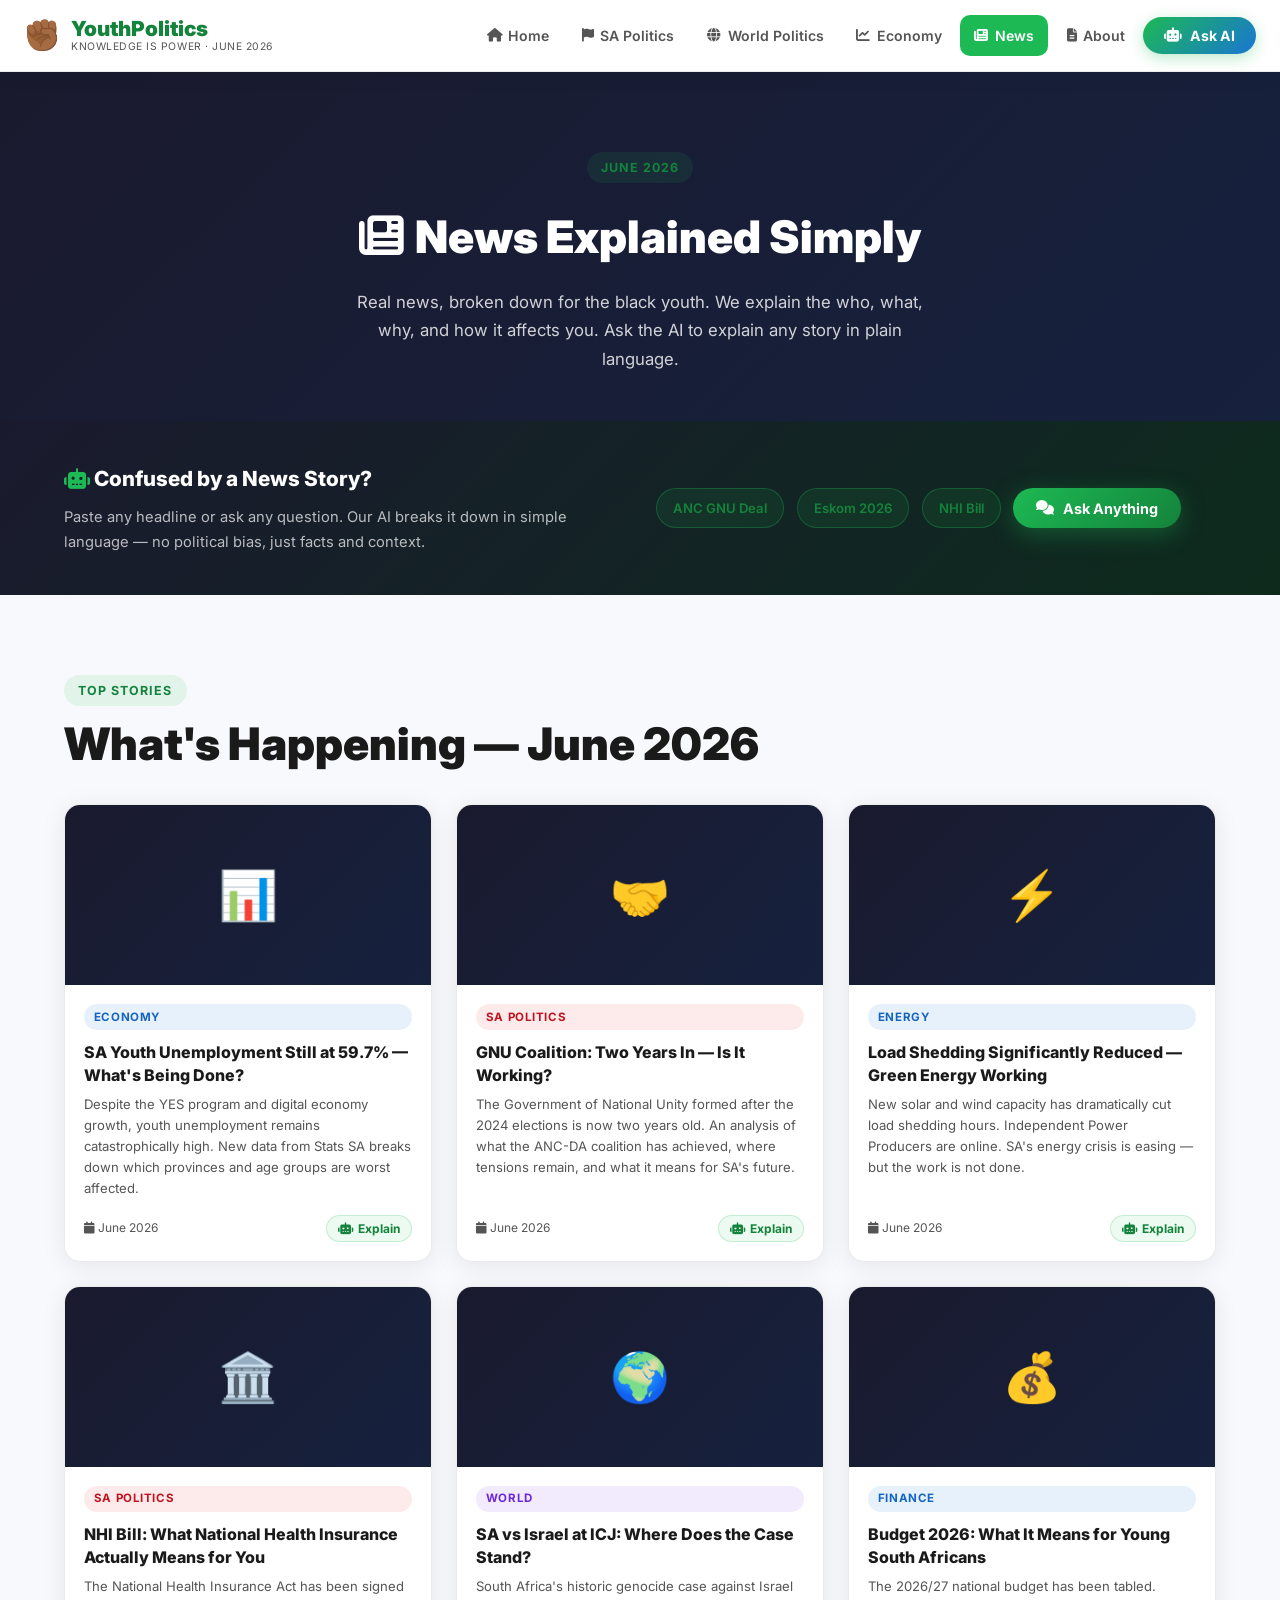
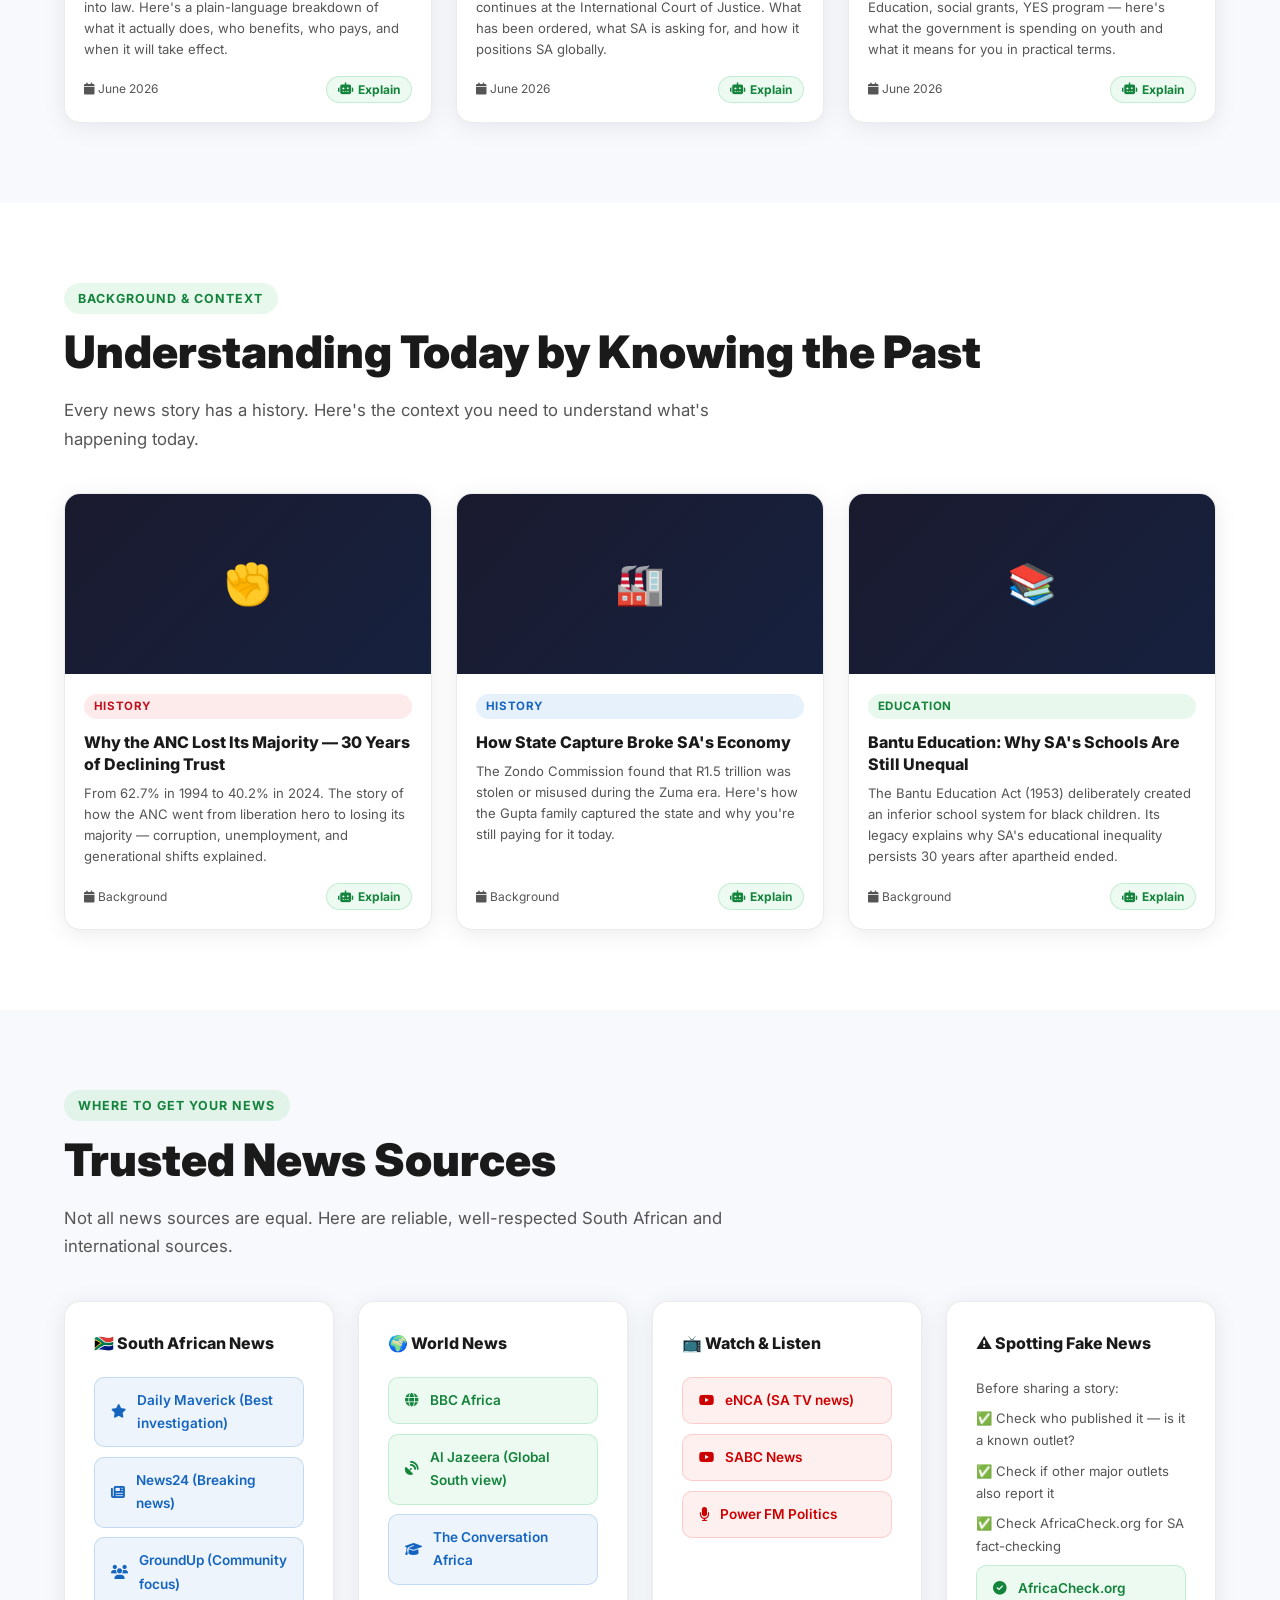
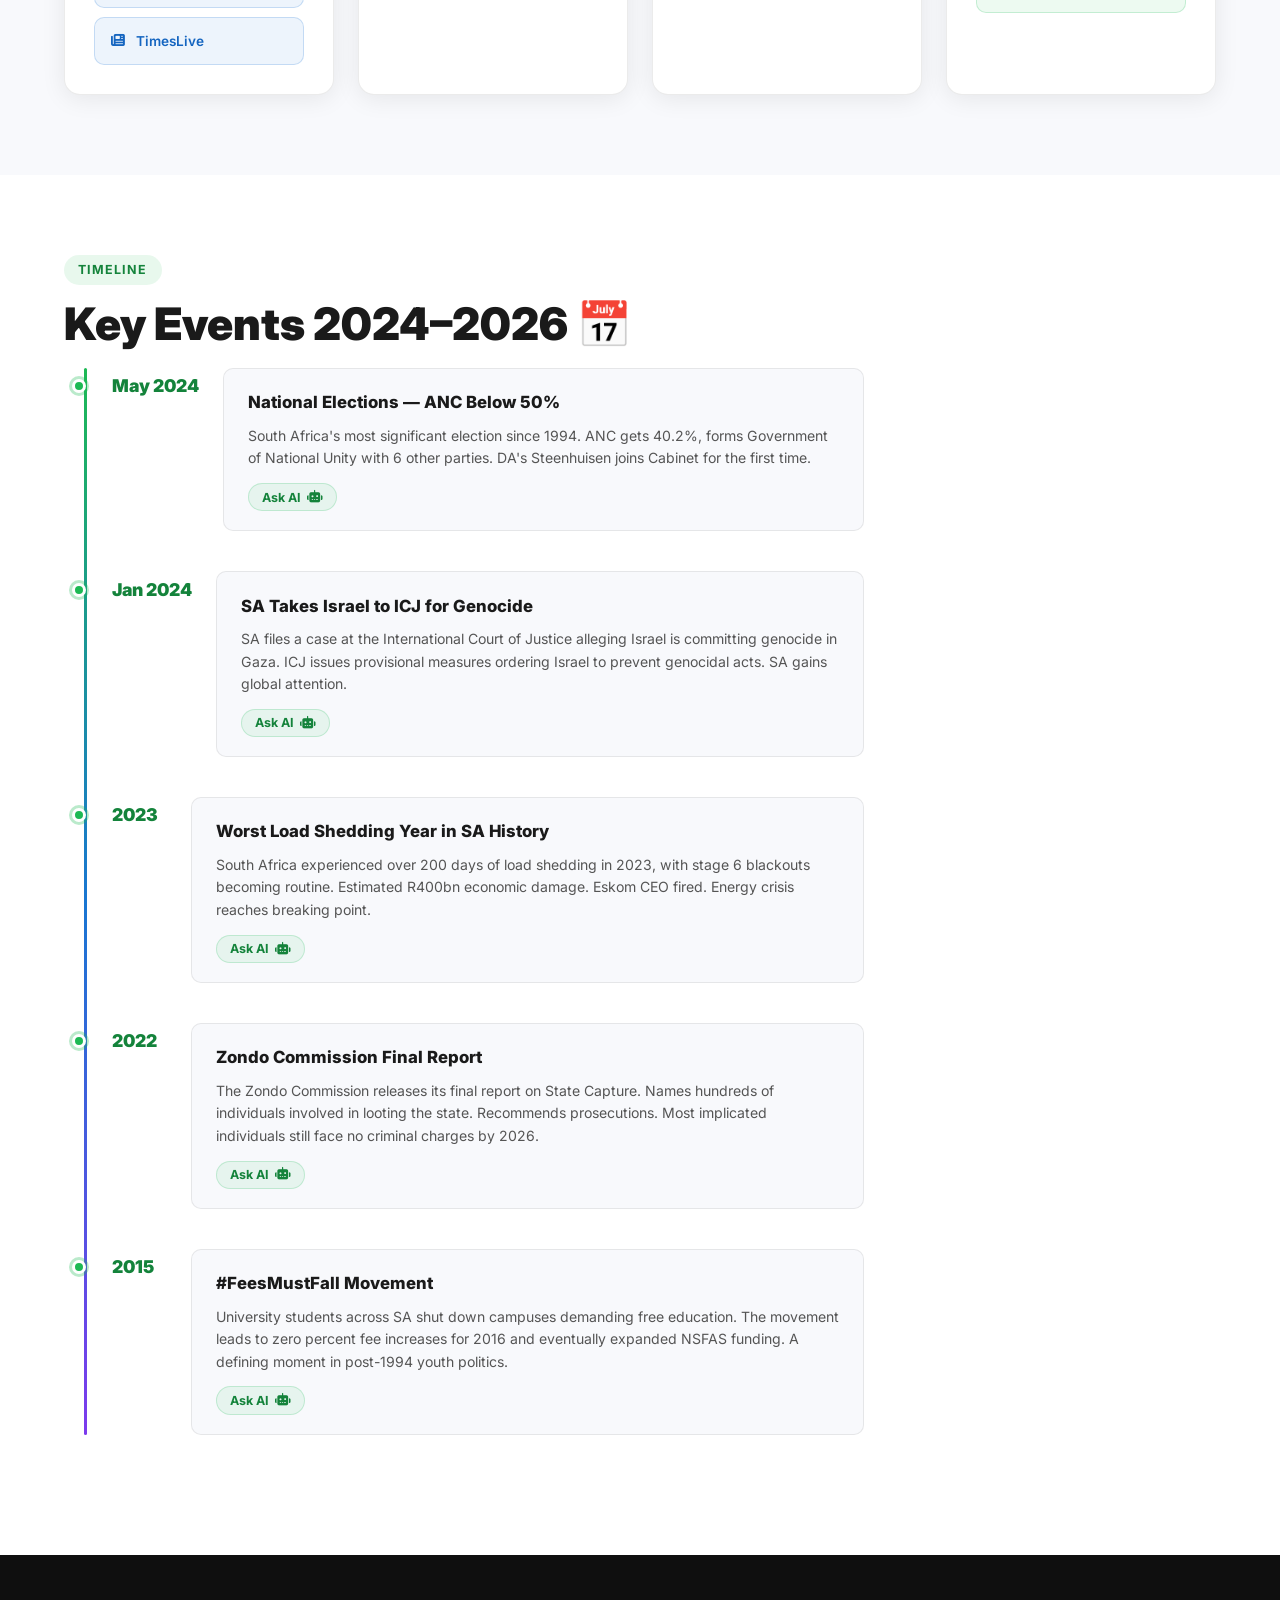
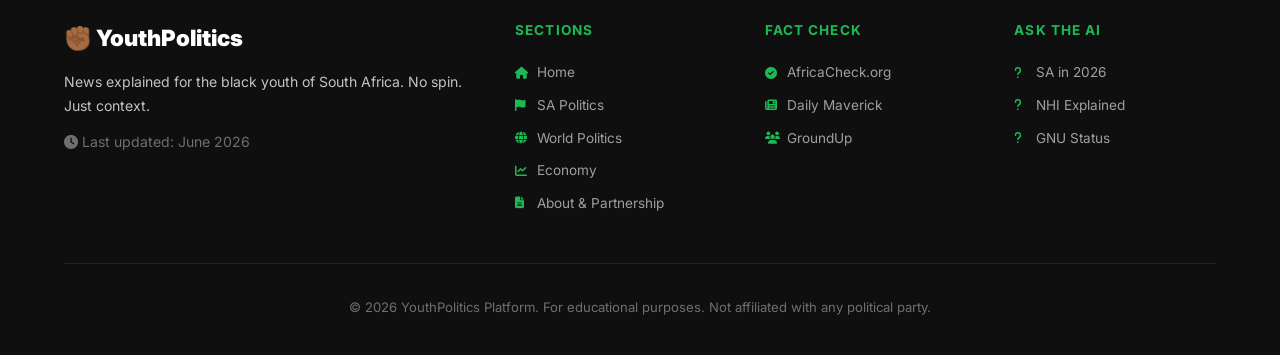
<file: news.html>
<!DOCTYPE html>
<html lang="en">
<head>
    <meta charset="UTF-8">
    <meta name="viewport" content="width=device-width, initial-scale=1.0">
    <title>News — YouthPolitics | SA & World News Explained Simply</title>
    <meta name="description" content="South African and world news explained simply for the black youth — break down complex news stories, ask AI to explain anything. Updated June 2026.">
    <link rel="stylesheet" href="styles.css">
    <link href="https://fonts.googleapis.com/css2?family=Inter:wght@300;400;500;600;700;800;900&display=swap" rel="stylesheet">
    <link rel="stylesheet" href="https://cdnjs.cloudflare.com/ajax/libs/font-awesome/6.5.0/css/all.min.css">
</head>
<body>
<div class="scroll-progress" id="scrollProgress"></div>

<nav class="navbar" id="navbar">
    <div class="nav-container">
        <a href="index.html" class="nav-logo">
            <span class="logo-icon">✊🏾</span>
            <div class="logo-text">
                <span class="logo-main">YouthPolitics</span>
                <span class="logo-sub">Knowledge is Power · June 2026</span>
            </div>
        </a>
        <ul class="nav-menu" id="navMenu">
            <li><a href="index.html" class="nav-link"><i class="fas fa-home"></i> Home</a></li>
            <li><a href="sa-politics.html" class="nav-link"><i class="fas fa-flag"></i> SA Politics</a></li>
            <li><a href="world-politics.html" class="nav-link"><i class="fas fa-globe"></i> World Politics</a></li>
            <li><a href="economy.html" class="nav-link"><i class="fas fa-chart-line"></i> Economy</a></li>
            <li><a href="news.html" class="nav-link active"><i class="fas fa-newspaper"></i> News</a></li>
            <li><a href="VukaYouth-PitchDocument.html" class="nav-link"><i class="fas fa-file-alt"></i> About</a></li>
            <li><button id="ai-chat-btn" class="ai-btn"><i class="fas fa-robot"></i> Ask AI</button></li>
        </ul>
        <button class="mobile-menu-btn" id="mobileMenuBtn" aria-label="Menu"><span></span><span></span><span></span></button>
    </div>
</nav>

<main>

<section class="page-hero">
    <div class="container">
        <div class="section-label" style="margin:0 auto 1rem;display:inline-flex">June 2026</div>
        <h1><i class="fas fa-newspaper"></i> News Explained Simply</h1>
        <p>Real news, broken down for the black youth. We explain the who, what, why, and how it affects you. Ask the AI to explain any story in plain language.</p>
    </div>
</section>

<!-- AI News Helper Banner -->
<section class="section" style="background:linear-gradient(135deg,var(--dark2),#0d2b1d);padding:2.5rem 0">
    <div class="container">
        <div class="ai-highlight-box" style="gap:2rem;align-items:center">
            <div>
                <h3 style="color:#fff;font-size:1.3rem;font-weight:800;margin-bottom:0.5rem"><i class="fas fa-robot" style="color:var(--green)"></i> Confused by a News Story?</h3>
                <p style="color:rgba(255,255,255,0.7);font-size:0.92rem">Paste any headline or ask any question. Our AI breaks it down in simple language — no political bias, just facts and context.</p>
            </div>
            <div style="display:flex;gap:0.8rem;flex-wrap:wrap">
                <button class="ai-suggest-btn" onclick="askAITopic('Explain the ANC GNU coalition deal and what it means for South Africa')">ANC GNU Deal</button>
                <button class="ai-suggest-btn" onclick="askAITopic('What is happening with Eskom and load shedding in 2026?')">Eskom 2026</button>
                <button class="ai-suggest-btn" onclick="askAITopic('What is the NHI bill and how will it affect South Africans?')">NHI Bill</button>
                <button class="btn-primary-hero" onclick="document.getElementById('ai-chat-btn').click()" style="padding:0.7rem 1.4rem;font-size:0.9rem"><i class="fas fa-comments"></i> Ask Anything</button>
            </div>
        </div>
    </div>
</section>

<!-- Top Stories -->
<section class="section">
    <div class="container">
        <div class="section-label">Top Stories</div>
        <h2 class="section-title">What's Happening — June 2026</h2>
        <div class="news-grid">

            <div class="news-card-new animate-on-scroll">
                <div class="news-thumb">📊</div>
                <div class="news-body">
                    <span class="news-cat cat-economy">Economy</span>
                    <h3>SA Youth Unemployment Still at 59.7% — What's Being Done?</h3>
                    <p>Despite the YES program and digital economy growth, youth unemployment remains catastrophically high. New data from Stats SA breaks down which provinces and age groups are worst affected.</p>
                    <div class="news-meta">
                        <span><i class="fas fa-calendar"></i> June 2026</span>
                        <button class="news-ask-btn" onclick="askAITopic('Why is youth unemployment still so high in South Africa and what is being done about it?')"><i class="fas fa-robot"></i> Explain</button>
                    </div>
                </div>
            </div>

            <div class="news-card-new animate-on-scroll">
                <div class="news-thumb">🤝</div>
                <div class="news-body">
                    <span class="news-cat cat-politics">SA Politics</span>
                    <h3>GNU Coalition: Two Years In — Is It Working?</h3>
                    <p>The Government of National Unity formed after the 2024 elections is now two years old. An analysis of what the ANC-DA coalition has achieved, where tensions remain, and what it means for SA's future.</p>
                    <div class="news-meta">
                        <span><i class="fas fa-calendar"></i> June 2026</span>
                        <button class="news-ask-btn" onclick="askAITopic('How is the GNU Government of National Unity performing two years after the 2024 elections?')"><i class="fas fa-robot"></i> Explain</button>
                    </div>
                </div>
            </div>

            <div class="news-card-new animate-on-scroll">
                <div class="news-thumb">⚡</div>
                <div class="news-body">
                    <span class="news-cat cat-economy">Energy</span>
                    <h3>Load Shedding Significantly Reduced — Green Energy Working</h3>
                    <p>New solar and wind capacity has dramatically cut load shedding hours. Independent Power Producers are online. SA's energy crisis is easing — but the work is not done.</p>
                    <div class="news-meta">
                        <span><i class="fas fa-calendar"></i> June 2026</span>
                        <button class="news-ask-btn" onclick="askAITopic('Why is load shedding getting better in South Africa and what is the role of renewable energy?')"><i class="fas fa-robot"></i> Explain</button>
                    </div>
                </div>
            </div>

            <div class="news-card-new animate-on-scroll">
                <div class="news-thumb">🏛️</div>
                <div class="news-body">
                    <span class="news-cat cat-politics">SA Politics</span>
                    <h3>NHI Bill: What National Health Insurance Actually Means for You</h3>
                    <p>The National Health Insurance Act has been signed into law. Here's a plain-language breakdown of what it actually does, who benefits, who pays, and when it will take effect.</p>
                    <div class="news-meta">
                        <span><i class="fas fa-calendar"></i> June 2026</span>
                        <button class="news-ask-btn" onclick="askAITopic('Explain the NHI National Health Insurance in simple terms — how will it work and who benefits?')"><i class="fas fa-robot"></i> Explain</button>
                    </div>
                </div>
            </div>

            <div class="news-card-new animate-on-scroll">
                <div class="news-thumb">🌍</div>
                <div class="news-body">
                    <span class="news-cat cat-world">World</span>
                    <h3>SA vs Israel at ICJ: Where Does the Case Stand?</h3>
                    <p>South Africa's historic genocide case against Israel continues at the International Court of Justice. What has been ordered, what SA is asking for, and how it positions SA globally.</p>
                    <div class="news-meta">
                        <span><i class="fas fa-calendar"></i> June 2026</span>
                        <button class="news-ask-btn" onclick="askAITopic('What is South Africa\'s ICJ genocide case against Israel and what has happened so far?')"><i class="fas fa-robot"></i> Explain</button>
                    </div>
                </div>
            </div>

            <div class="news-card-new animate-on-scroll">
                <div class="news-thumb">💰</div>
                <div class="news-body">
                    <span class="news-cat cat-economy">Finance</span>
                    <h3>Budget 2026: What It Means for Young South Africans</h3>
                    <p>The 2026/27 national budget has been tabled. Education, social grants, YES program — here's what the government is spending on youth and what it means for you in practical terms.</p>
                    <div class="news-meta">
                        <span><i class="fas fa-calendar"></i> June 2026</span>
                        <button class="news-ask-btn" onclick="askAITopic('What does the 2026 South African budget mean for young people and students?')"><i class="fas fa-robot"></i> Explain</button>
                    </div>
                </div>
            </div>

        </div>
    </div>
</section>

<!-- Historical Context Stories -->
<section class="section" style="background:var(--white)">
    <div class="container">
        <div class="section-label">Background & Context</div>
        <h2 class="section-title">Understanding Today by Knowing the Past</h2>
        <p class="section-sub">Every news story has a history. Here's the context you need to understand what's happening today.</p>
        <div class="news-grid">

            <div class="news-card-new animate-on-scroll">
                <div class="news-thumb" style="font-size:2.5rem">✊</div>
                <div class="news-body">
                    <span class="news-cat cat-politics">History</span>
                    <h3>Why the ANC Lost Its Majority — 30 Years of Declining Trust</h3>
                    <p>From 62.7% in 1994 to 40.2% in 2024. The story of how the ANC went from liberation hero to losing its majority — corruption, unemployment, and generational shifts explained.</p>
                    <div class="news-meta">
                        <span><i class="fas fa-calendar"></i> Background</span>
                        <button class="news-ask-btn" onclick="askAITopic('Why did the ANC lose its majority in 2024 after 30 years of governing South Africa?')"><i class="fas fa-robot"></i> Explain</button>
                    </div>
                </div>
            </div>

            <div class="news-card-new animate-on-scroll">
                <div class="news-thumb" style="font-size:2.5rem">🏭</div>
                <div class="news-body">
                    <span class="news-cat cat-economy">History</span>
                    <h3>How State Capture Broke SA's Economy</h3>
                    <p>The Zondo Commission found that R1.5 trillion was stolen or misused during the Zuma era. Here's how the Gupta family captured the state and why you're still paying for it today.</p>
                    <div class="news-meta">
                        <span><i class="fas fa-calendar"></i> Background</span>
                        <button class="news-ask-btn" onclick="askAITopic('What was State Capture in South Africa and how did it damage the economy?')"><i class="fas fa-robot"></i> Explain</button>
                    </div>
                </div>
            </div>

            <div class="news-card-new animate-on-scroll">
                <div class="news-thumb" style="font-size:2.5rem">📚</div>
                <div class="news-body">
                    <span class="news-cat cat-education">Education</span>
                    <h3>Bantu Education: Why SA's Schools Are Still Unequal</h3>
                    <p>The Bantu Education Act (1953) deliberately created an inferior school system for black children. Its legacy explains why SA's educational inequality persists 30 years after apartheid ended.</p>
                    <div class="news-meta">
                        <span><i class="fas fa-calendar"></i> Background</span>
                        <button class="news-ask-btn" onclick="askAITopic('What was Bantu Education and why does it still affect South African schools today?')"><i class="fas fa-robot"></i> Explain</button>
                    </div>
                </div>
            </div>

        </div>
    </div>
</section>

<!-- News Sources -->
<section class="section">
    <div class="container">
        <div class="section-label">Where to Get Your News</div>
        <h2 class="section-title">Trusted News Sources</h2>
        <p class="section-sub">Not all news sources are equal. Here are reliable, well-respected South African and international sources.</p>
        <div class="resources-grid">
            <div class="resource-card animate-on-scroll">
                <h3>🇿🇦 South African News</h3>
                <div class="media-links">
                    <a href="https://www.dailymaverick.co.za/" target="_blank" class="media-btn article"><i class="fas fa-star"></i> Daily Maverick (Best investigation)</a>
                    <a href="https://www.news24.com/" target="_blank" class="media-btn article"><i class="fas fa-newspaper"></i> News24 (Breaking news)</a>
                    <a href="https://www.groundup.org.za/" target="_blank" class="media-btn article"><i class="fas fa-users"></i> GroundUp (Community focus)</a>
                    <a href="https://www.timeslive.co.za/" target="_blank" class="media-btn article"><i class="fas fa-newspaper"></i> TimesLive</a>
                </div>
            </div>
            <div class="resource-card animate-on-scroll">
                <h3>🌍 World News</h3>
                <div class="media-links">
                    <a href="https://www.bbc.com/news/world/africa" target="_blank" class="media-btn official"><i class="fas fa-globe"></i> BBC Africa</a>
                    <a href="https://www.aljazeera.com/" target="_blank" class="media-btn official"><i class="fas fa-satellite-dish"></i> Al Jazeera (Global South view)</a>
                    <a href="https://theconversation.com/africa" target="_blank" class="media-btn article"><i class="fas fa-graduation-cap"></i> The Conversation Africa</a>
                </div>
            </div>
            <div class="resource-card animate-on-scroll">
                <h3>📺 Watch & Listen</h3>
                <div class="media-links">
                    <a href="https://www.youtube.com/@eNCAnews" target="_blank" class="media-btn youtube"><i class="fab fa-youtube"></i> eNCA (SA TV news)</a>
                    <a href="https://www.youtube.com/results?search_query=SABC+news" target="_blank" class="media-btn youtube"><i class="fab fa-youtube"></i> SABC News</a>
                    <a href="https://www.youtube.com/results?search_query=PowerFM+south+africa+politics" target="_blank" class="media-btn youtube"><i class="fas fa-microphone"></i> Power FM Politics</a>
                </div>
            </div>
            <div class="resource-card animate-on-scroll">
                <h3>⚠️ Spotting Fake News</h3>
                <div class="media-links" style="flex-direction:column;gap:0.5rem">
                    <p style="font-size:0.82rem;color:var(--text-light)">Before sharing a story:</p>
                    <p style="font-size:0.82rem;color:var(--text-light)">✅ Check who published it — is it a known outlet?</p>
                    <p style="font-size:0.82rem;color:var(--text-light)">✅ Check if other major outlets also report it</p>
                    <p style="font-size:0.82rem;color:var(--text-light)">✅ Check AfricaCheck.org for SA fact-checking</p>
                    <a href="https://africacheck.org/" target="_blank" class="media-btn official"><i class="fas fa-check-circle"></i> AfricaCheck.org</a>
                </div>
            </div>
        </div>
    </div>
</section>

<!-- Timeline -->
<section class="section" style="background:var(--white)" id="timeline">
    <div class="container">
        <div class="section-label">Timeline</div>
        <h2 class="section-title">Key Events 2024–2026 <span class="emoji">📅</span></h2>
        <div class="history-timeline">

            <div class="history-item animate-on-scroll">
                <div class="history-year">May 2024</div>
                <div class="history-content">
                    <h4>National Elections — ANC Below 50%</h4>
                    <p>South Africa's most significant election since 1994. ANC gets 40.2%, forms Government of National Unity with 6 other parties. DA's Steenhuisen joins Cabinet for the first time.</p>
                    <button class="history-ask" onclick="askAITopic('What happened in the May 2024 South African national elections?')">Ask AI <i class="fas fa-robot"></i></button>
                </div>
            </div>

            <div class="history-item animate-on-scroll">
                <div class="history-year">Jan 2024</div>
                <div class="history-content">
                    <h4>SA Takes Israel to ICJ for Genocide</h4>
                    <p>SA files a case at the International Court of Justice alleging Israel is committing genocide in Gaza. ICJ issues provisional measures ordering Israel to prevent genocidal acts. SA gains global attention.</p>
                    <button class="history-ask" onclick="askAITopic('What is South Africa\'s ICJ case against Israel and what has it achieved?')">Ask AI <i class="fas fa-robot"></i></button>
                </div>
            </div>

            <div class="history-item animate-on-scroll">
                <div class="history-year">2023</div>
                <div class="history-content">
                    <h4>Worst Load Shedding Year in SA History</h4>
                    <p>South Africa experienced over 200 days of load shedding in 2023, with stage 6 blackouts becoming routine. Estimated R400bn economic damage. Eskom CEO fired. Energy crisis reaches breaking point.</p>
                    <button class="history-ask" onclick="askAITopic('What caused the 2023 load shedding crisis in South Africa and who is responsible?')">Ask AI <i class="fas fa-robot"></i></button>
                </div>
            </div>

            <div class="history-item animate-on-scroll">
                <div class="history-year">2022</div>
                <div class="history-content">
                    <h4>Zondo Commission Final Report</h4>
                    <p>The Zondo Commission releases its final report on State Capture. Names hundreds of individuals involved in looting the state. Recommends prosecutions. Most implicated individuals still face no criminal charges by 2026.</p>
                    <button class="history-ask" onclick="askAITopic('What did the Zondo Commission find and why has nobody been jailed for State Capture?')">Ask AI <i class="fas fa-robot"></i></button>
                </div>
            </div>

            <div class="history-item animate-on-scroll">
                <div class="history-year">2015</div>
                <div class="history-content">
                    <h4>#FeesMustFall Movement</h4>
                    <p>University students across SA shut down campuses demanding free education. The movement leads to zero percent fee increases for 2016 and eventually expanded NSFAS funding. A defining moment in post-1994 youth politics.</p>
                    <button class="history-ask" onclick="askAITopic('What was #FeesMustFall and what did it achieve for South African students?')">Ask AI <i class="fas fa-robot"></i></button>
                </div>
            </div>

        </div>
    </div>
</section>

</main>

<footer class="site-footer">
    <div class="container">
        <div class="footer-grid">
            <div class="footer-brand">
                <div class="footer-logo">✊🏾 YouthPolitics</div>
                <p>News explained for the black youth of South Africa. No spin. Just context.</p>
                <p class="footer-updated"><i class="fas fa-clock"></i> Last updated: June 2026</p>
            </div>
            <div class="footer-links-col"><h5>Sections</h5><ul>
                <li><a href="index.html"><i class="fas fa-home"></i> Home</a></li>
                <li><a href="sa-politics.html"><i class="fas fa-flag"></i> SA Politics</a></li>
                <li><a href="world-politics.html"><i class="fas fa-globe"></i> World Politics</a></li>
                <li><a href="economy.html"><i class="fas fa-chart-line"></i> Economy</a></li>
                <li><a href="VukaYouth-PitchDocument.html"><i class="fas fa-file-alt"></i> About & Partnership</a></li>
            </ul></div>
            <div class="footer-links-col"><h5>Fact Check</h5><ul>
                <li><a href="https://africacheck.org/" target="_blank"><i class="fas fa-check-circle"></i> AfricaCheck.org</a></li>
                <li><a href="https://www.dailymaverick.co.za/" target="_blank"><i class="fas fa-newspaper"></i> Daily Maverick</a></li>
                <li><a href="https://groundup.org.za/" target="_blank"><i class="fas fa-users"></i> GroundUp</a></li>
            </ul></div>
            <div class="footer-links-col"><h5>Ask the AI</h5><ul>
                <li><a href="#" onclick="askAITopic('What is happening in South Africa politically in 2026?')"><i class="fas fa-question"></i> SA in 2026</a></li>
                <li><a href="#" onclick="askAITopic('Explain the NHI bill in simple terms')"><i class="fas fa-question"></i> NHI Explained</a></li>
                <li><a href="#" onclick="askAITopic('What is the GNU and is it working?')"><i class="fas fa-question"></i> GNU Status</a></li>
            </ul></div>
        </div>
        <div class="footer-bottom">
            <p>© 2026 YouthPolitics Platform. For educational purposes. Not affiliated with any political party.</p>
        </div>
    </div>
</footer>

<div id="ai-chat-modal" class="modal">
    <div class="modal-content">
        <div class="modal-header">
            <h3><i class="fas fa-robot"></i> YouthPolitics AI — News Explained</h3>
            <button class="close-modal" id="closeModal" aria-label="Close">&times;</button>
        </div>
        <div class="chat-container">
            <div id="chat-messages"></div>
            <div class="chat-input-row">
                <input type="text" id="chat-input" placeholder="Paste a headline or ask me to explain any news story..." autocomplete="off">
                <button id="send-btn" aria-label="Send"><i class="fas fa-paper-plane"></i></button>
            </div>
        </div>
    </div>
</div>

<script src="data-service.js"></script>
<script src="script.js"></script>
<script>
window.addEventListener('scroll', () => {
    const bar = document.getElementById('scrollProgress');
    const pct = (window.scrollY / (document.body.scrollHeight - window.innerHeight)) * 100;
    if (bar) bar.style.width = pct + '%';
});
const observer = new IntersectionObserver(e => e.forEach(x => { if (x.isIntersecting) x.target.classList.add('visible'); }), { threshold: 0.1 });
document.querySelectorAll('.animate-on-scroll').forEach(el => observer.observe(el));
</script>
</body>
</html>
</file>
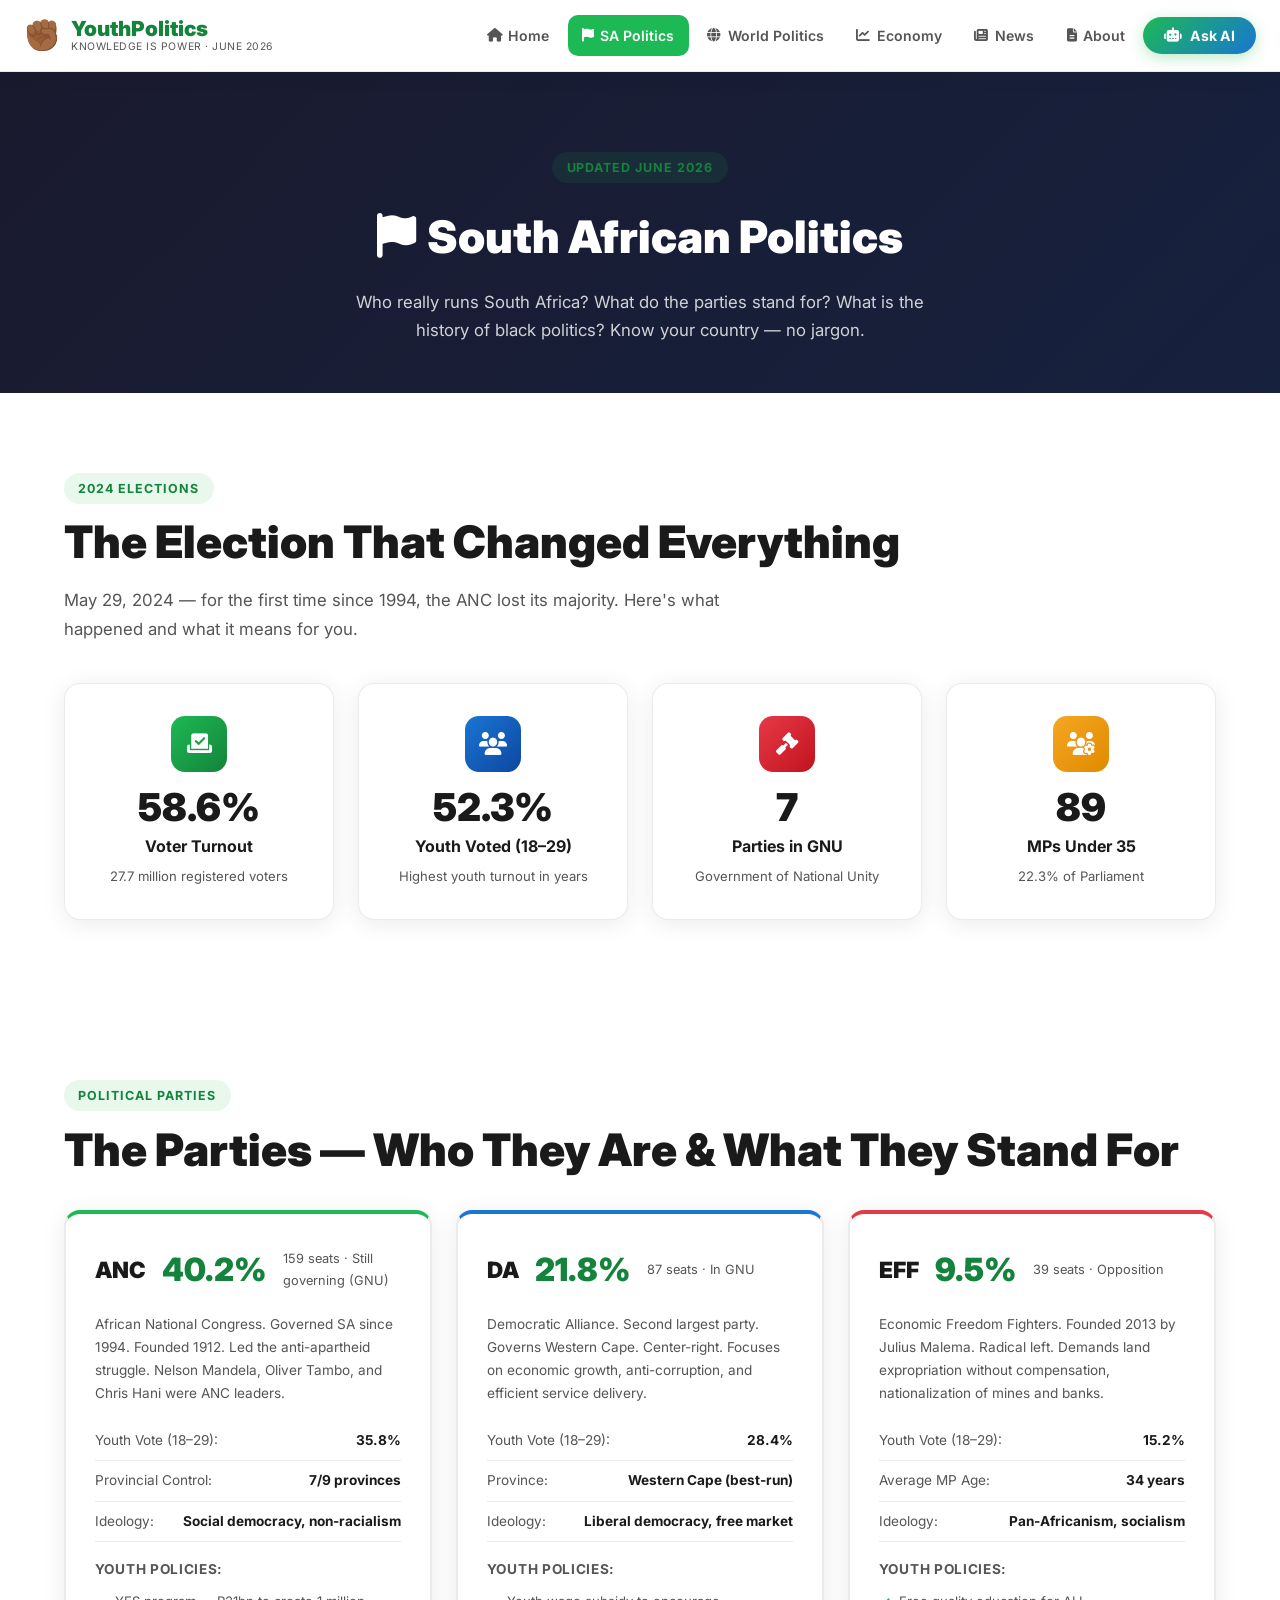
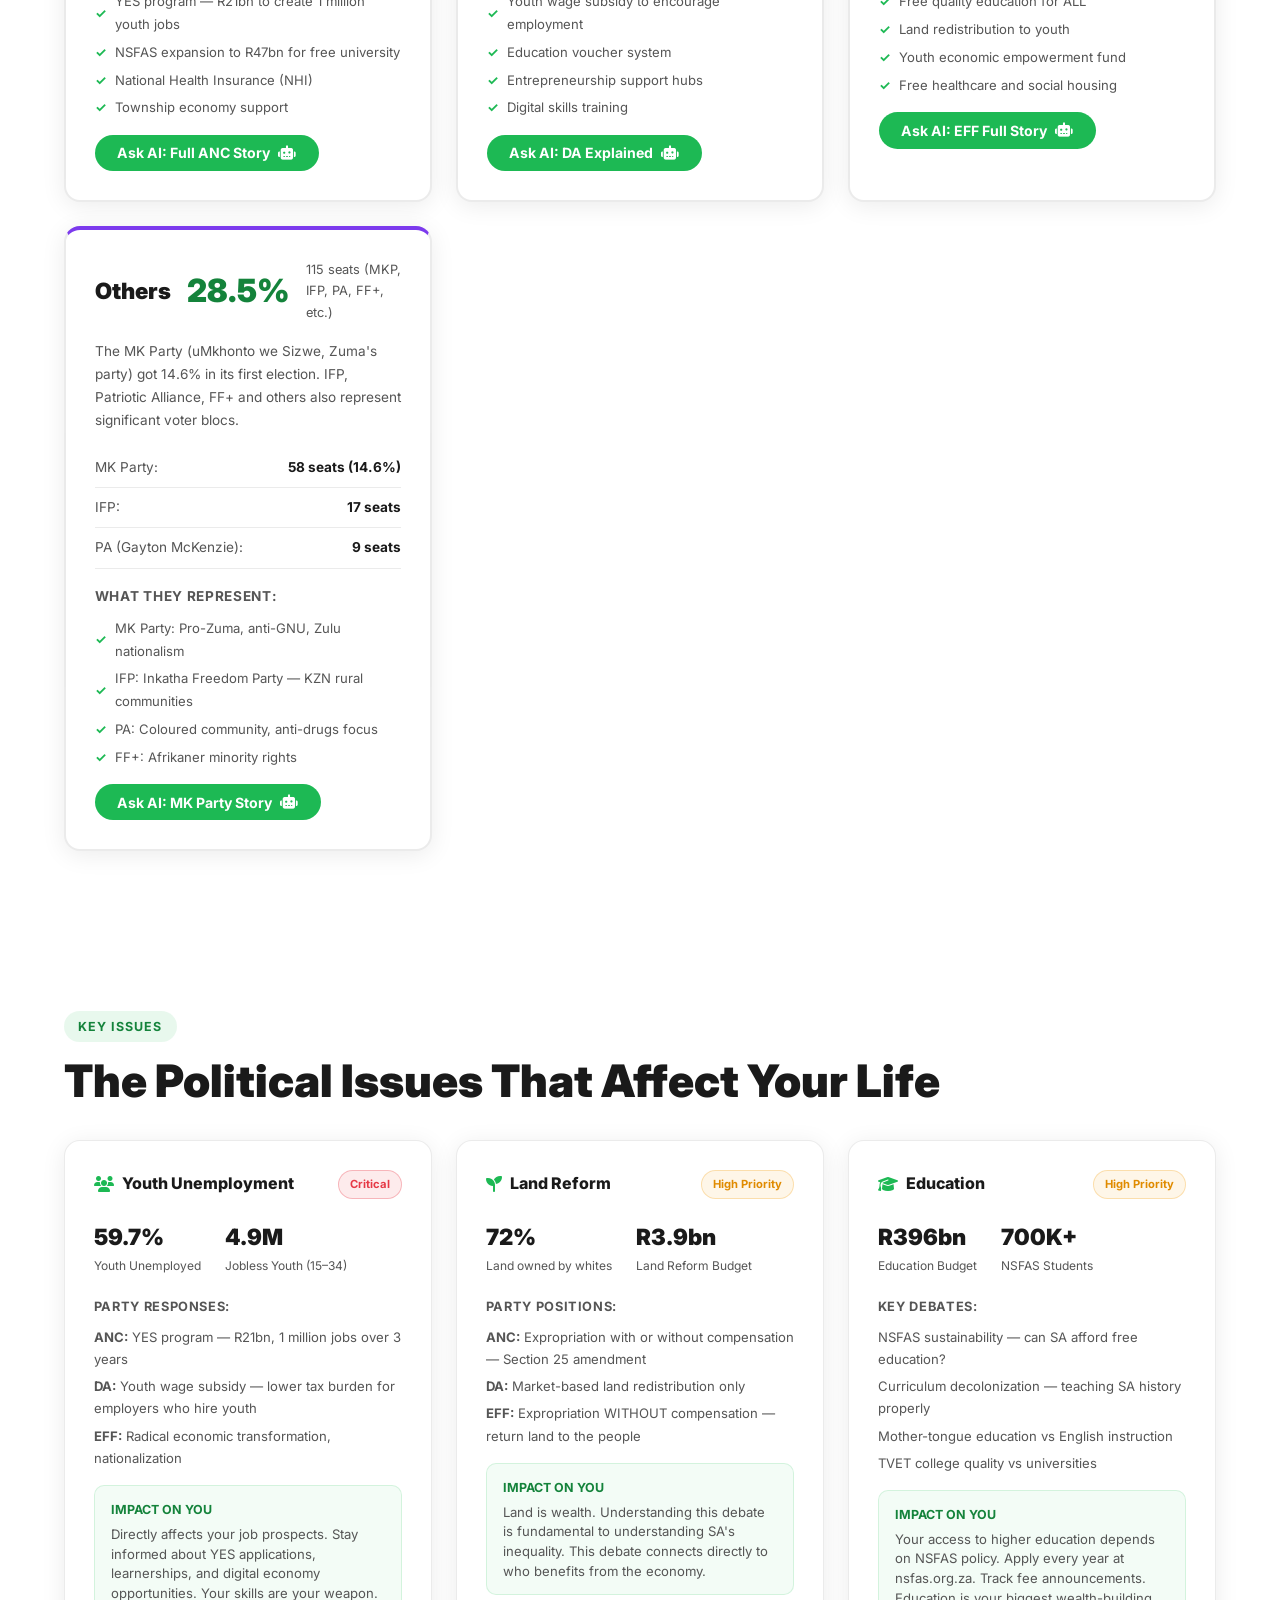
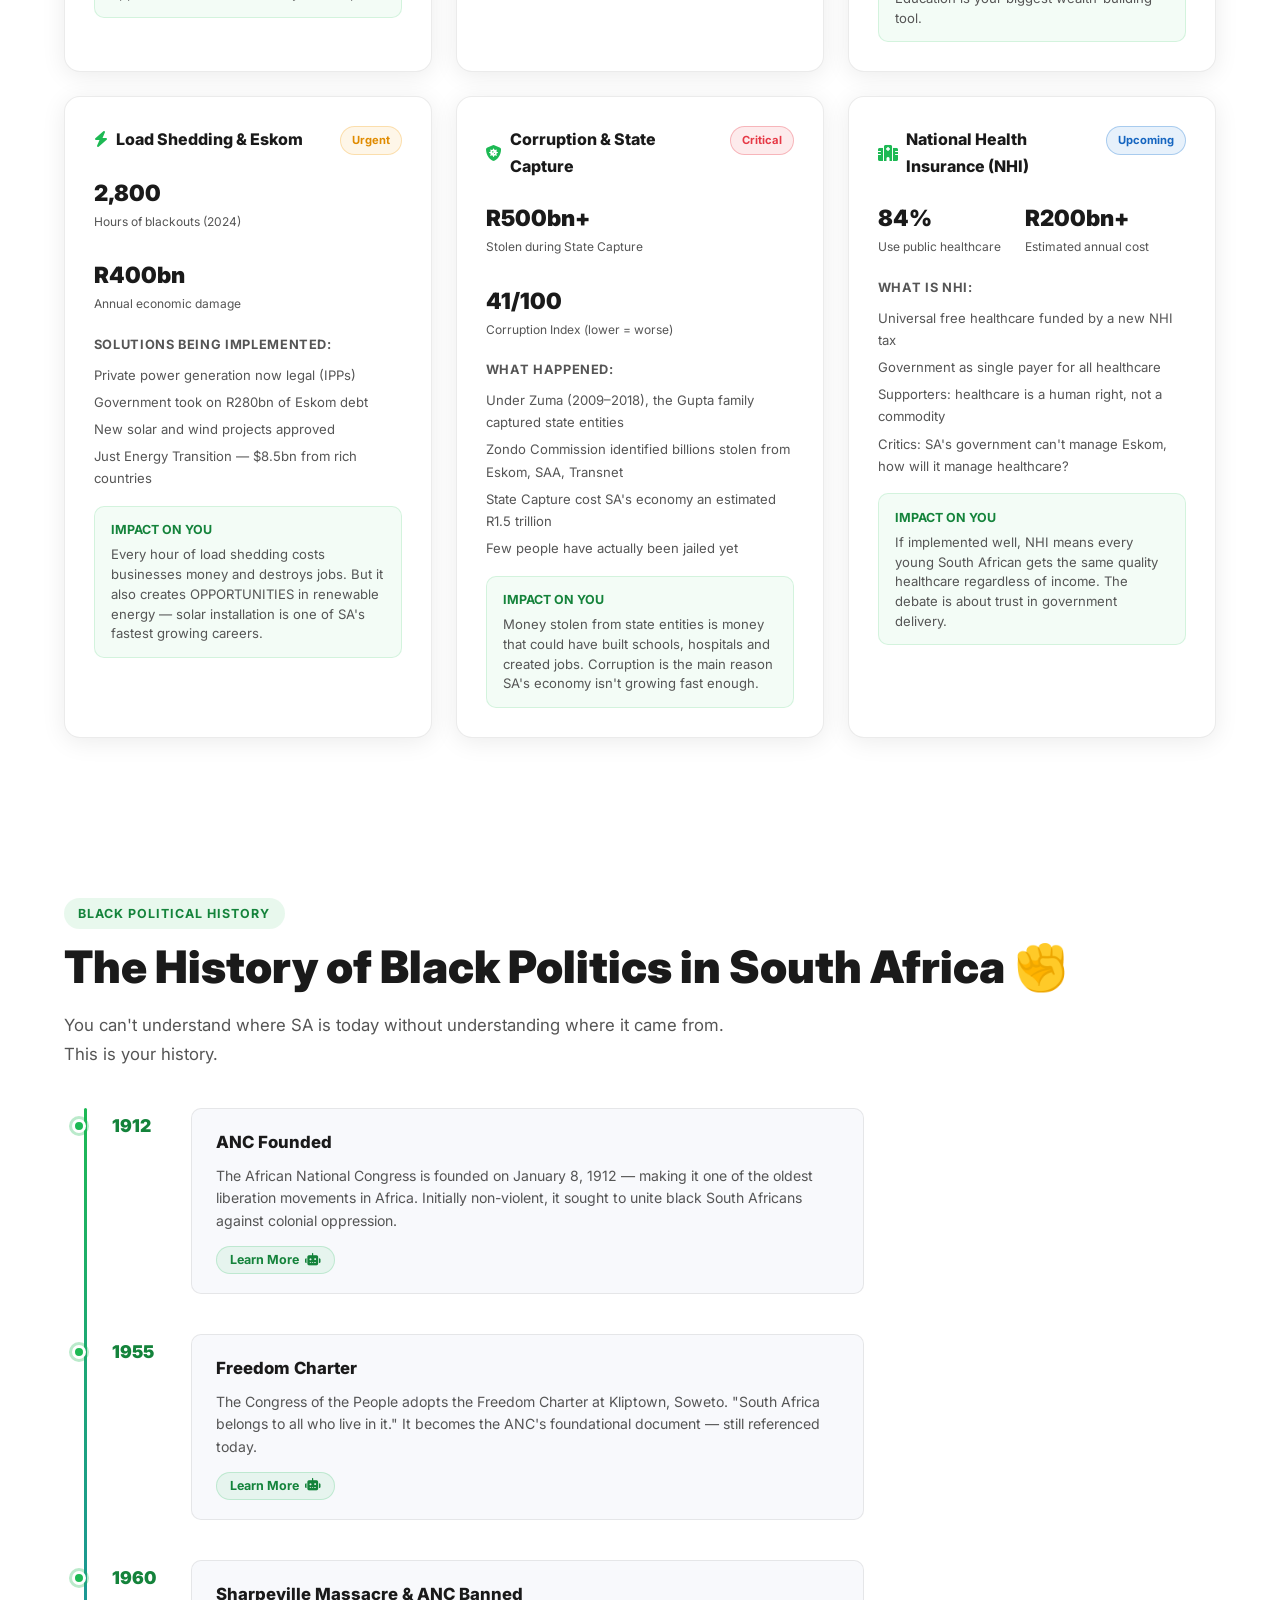
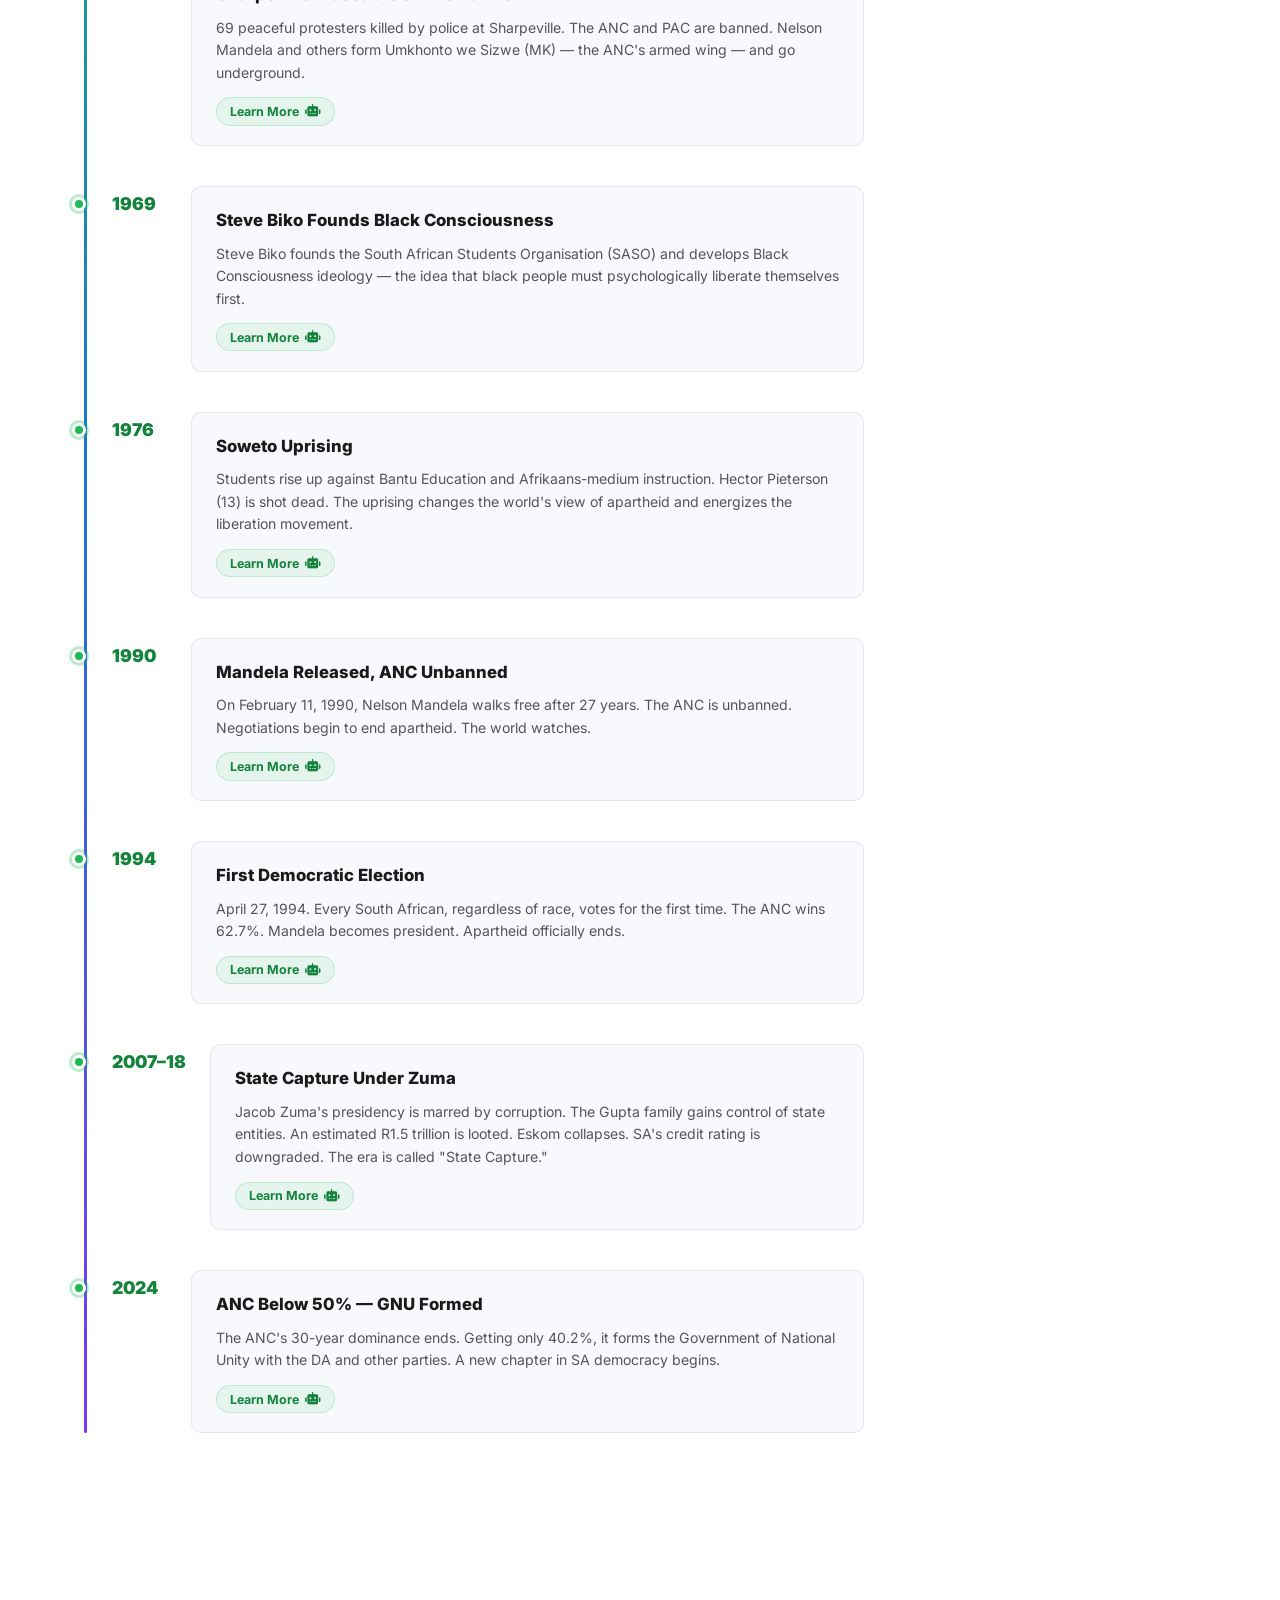
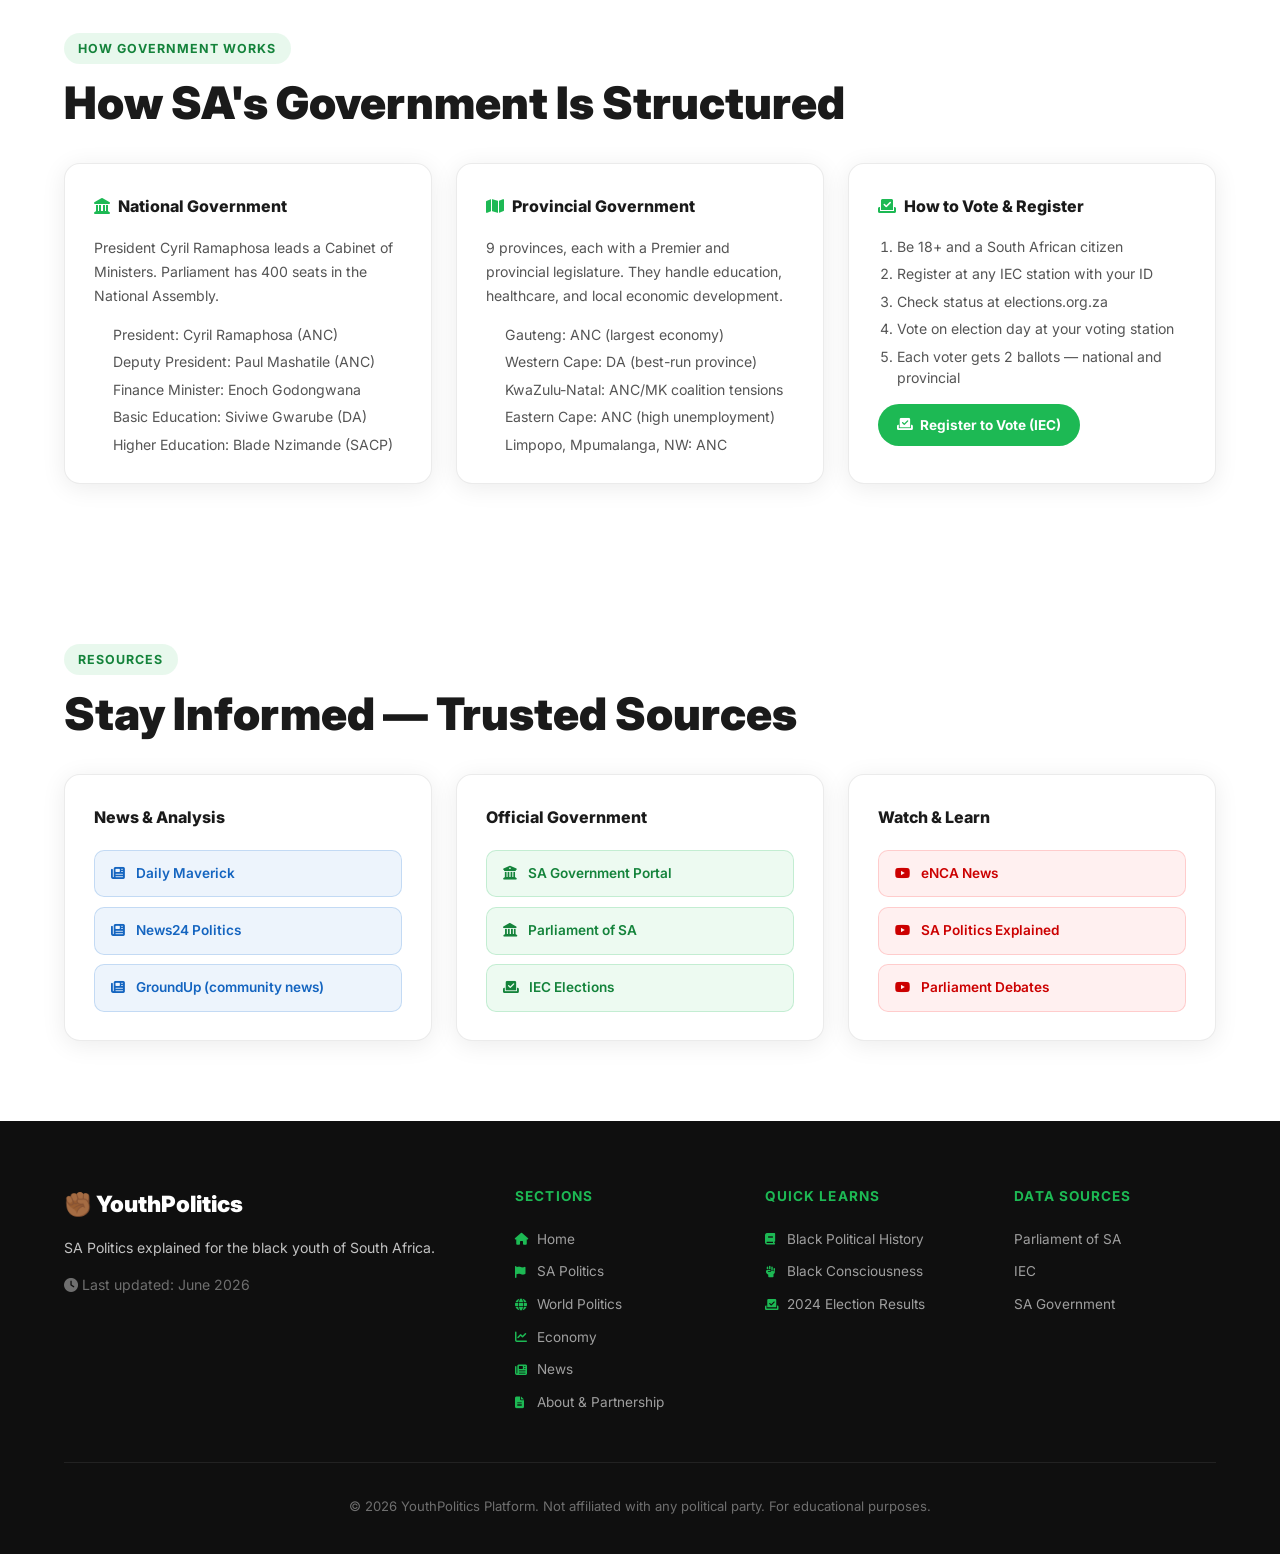
<file: sa-politics.html>
<!DOCTYPE html>
<html lang="en">
<head>
    <meta charset="UTF-8">
    <meta name="viewport" content="width=device-width, initial-scale=1.0">
    <title>SA Politics — YouthPolitics | South African Political Education</title>
    <meta name="description" content="South African politics explained for the black youth — parties, history, political figures, elections, land reform and more. Updated June 2026.">
    <link rel="stylesheet" href="styles.css">
    <link href="https://fonts.googleapis.com/css2?family=Inter:wght@300;400;500;600;700;800;900&display=swap" rel="stylesheet">
    <link rel="stylesheet" href="https://cdnjs.cloudflare.com/ajax/libs/font-awesome/6.5.0/css/all.min.css">
</head>
<body>
<div class="scroll-progress" id="scrollProgress"></div>

<nav class="navbar" id="navbar">
    <div class="nav-container">
        <a href="index.html" class="nav-logo">
            <span class="logo-icon">✊🏾</span>
            <div class="logo-text">
                <span class="logo-main">YouthPolitics</span>
                <span class="logo-sub">Knowledge is Power · June 2026</span>
            </div>
        </a>
        <ul class="nav-menu" id="navMenu">
            <li><a href="index.html" class="nav-link"><i class="fas fa-home"></i> Home</a></li>
            <li><a href="sa-politics.html" class="nav-link active"><i class="fas fa-flag"></i> SA Politics</a></li>
            <li><a href="world-politics.html" class="nav-link"><i class="fas fa-globe"></i> World Politics</a></li>
            <li><a href="economy.html" class="nav-link"><i class="fas fa-chart-line"></i> Economy</a></li>
            <li><a href="news.html" class="nav-link"><i class="fas fa-newspaper"></i> News</a></li>
            <li><a href="VukaYouth-PitchDocument.html" class="nav-link"><i class="fas fa-file-alt"></i> About</a></li>
            <li><button id="ai-chat-btn" class="ai-btn"><i class="fas fa-robot"></i> Ask AI</button></li>
        </ul>
        <button class="mobile-menu-btn" id="mobileMenuBtn" aria-label="Menu"><span></span><span></span><span></span></button>
    </div>
</nav>

<main>

<!-- Hero -->
<section class="page-hero">
    <div class="container">
        <div class="section-label" style="margin:0 auto 1rem;display:inline-flex">Updated June 2026</div>
        <h1><i class="fas fa-flag"></i> South African Politics</h1>
        <p>Who really runs South Africa? What do the parties stand for? What is the history of black politics? Know your country — no jargon.</p>
    </div>
</section>

<!-- 2024 Election Results -->
<section class="section">
    <div class="container">
        <div class="section-label">2024 Elections</div>
        <h2 class="section-title">The Election That Changed Everything</h2>
        <p class="section-sub">May 29, 2024 — for the first time since 1994, the ANC lost its majority. Here's what happened and what it means for you.</p>
        <div class="stats-grid-4">
            <div class="stat-card-new animate-on-scroll">
                <div class="stat-icon-wrap green"><i class="fas fa-vote-yea"></i></div>
                <div class="stat-big">58.6%</div>
                <div class="stat-name">Voter Turnout</div>
                <div class="stat-detail">27.7 million registered voters</div>
            </div>
            <div class="stat-card-new animate-on-scroll">
                <div class="stat-icon-wrap blue"><i class="fas fa-users"></i></div>
                <div class="stat-big">52.3%</div>
                <div class="stat-name">Youth Voted (18–29)</div>
                <div class="stat-detail">Highest youth turnout in years</div>
            </div>
            <div class="stat-card-new animate-on-scroll">
                <div class="stat-icon-wrap red"><i class="fas fa-gavel"></i></div>
                <div class="stat-big">7</div>
                <div class="stat-name">Parties in GNU</div>
                <div class="stat-detail">Government of National Unity</div>
            </div>
            <div class="stat-card-new animate-on-scroll">
                <div class="stat-icon-wrap orange"><i class="fas fa-users-cog"></i></div>
                <div class="stat-big">89</div>
                <div class="stat-name">MPs Under 35</div>
                <div class="stat-detail">22.3% of Parliament</div>
            </div>
        </div>
    </div>
</section>

<!-- Political Parties -->
<section class="section" style="background:var(--white)">
    <div class="container">
        <div class="section-label">Political Parties</div>
        <h2 class="section-title">The Parties — Who They Are & What They Stand For</h2>
        <div class="parties-grid">
            <div class="party-card anc animate-on-scroll">
                <div class="party-header">
                    <h3>ANC</h3>
                    <div class="party-percentage">40.2%</div>
                    <div class="seats-count">159 seats · Still governing (GNU)</div>
                </div>
                <p>African National Congress. Governed SA since 1994. Founded 1912. Led the anti-apartheid struggle. Nelson Mandela, Oliver Tambo, and Chris Hani were ANC leaders.</p>
                <div class="party-stats">
                    <div class="stat-item"><span class="stat-label">Youth Vote (18–29):</span><span class="stat-value">35.8%</span></div>
                    <div class="stat-item"><span class="stat-label">Provincial Control:</span><span class="stat-value">7/9 provinces</span></div>
                    <div class="stat-item"><span class="stat-label">Ideology:</span><span class="stat-value">Social democracy, non-racialism</span></div>
                </div>
                <div class="youth-policies">
                    <h4>Youth Policies:</h4>
                    <ul>
                        <li>YES program — R21bn to create 1 million youth jobs</li>
                        <li>NSFAS expansion to R47bn for free university</li>
                        <li>National Health Insurance (NHI)</li>
                        <li>Township economy support</li>
                    </ul>
                </div>
                <button class="card-deep-btn" style="margin-top:1rem" onclick="askAITopic('Tell me everything about the ANC — its history, current policies, and what happened in 2024')">Ask AI: Full ANC Story <i class="fas fa-robot"></i></button>
            </div>

            <div class="party-card da animate-on-scroll">
                <div class="party-header">
                    <h3>DA</h3>
                    <div class="party-percentage">21.8%</div>
                    <div class="seats-count">87 seats · In GNU</div>
                </div>
                <p>Democratic Alliance. Second largest party. Governs Western Cape. Center-right. Focuses on economic growth, anti-corruption, and efficient service delivery.</p>
                <div class="party-stats">
                    <div class="stat-item"><span class="stat-label">Youth Vote (18–29):</span><span class="stat-value">28.4%</span></div>
                    <div class="stat-item"><span class="stat-label">Province:</span><span class="stat-value">Western Cape (best-run)</span></div>
                    <div class="stat-item"><span class="stat-label">Ideology:</span><span class="stat-value">Liberal democracy, free market</span></div>
                </div>
                <div class="youth-policies">
                    <h4>Youth Policies:</h4>
                    <ul>
                        <li>Youth wage subsidy to encourage employment</li>
                        <li>Education voucher system</li>
                        <li>Entrepreneurship support hubs</li>
                        <li>Digital skills training</li>
                    </ul>
                </div>
                <button class="card-deep-btn" style="margin-top:1rem" onclick="askAITopic('What does the DA stand for and is it good for black South Africans?')">Ask AI: DA Explained <i class="fas fa-robot"></i></button>
            </div>

            <div class="party-card eff animate-on-scroll">
                <div class="party-header">
                    <h3>EFF</h3>
                    <div class="party-percentage">9.5%</div>
                    <div class="seats-count">39 seats · Opposition</div>
                </div>
                <p>Economic Freedom Fighters. Founded 2013 by Julius Malema. Radical left. Demands land expropriation without compensation, nationalization of mines and banks.</p>
                <div class="party-stats">
                    <div class="stat-item"><span class="stat-label">Youth Vote (18–29):</span><span class="stat-value">15.2%</span></div>
                    <div class="stat-item"><span class="stat-label">Average MP Age:</span><span class="stat-value">34 years</span></div>
                    <div class="stat-item"><span class="stat-label">Ideology:</span><span class="stat-value">Pan-Africanism, socialism</span></div>
                </div>
                <div class="youth-policies">
                    <h4>Youth Policies:</h4>
                    <ul>
                        <li>Free quality education for ALL</li>
                        <li>Land redistribution to youth</li>
                        <li>Youth economic empowerment fund</li>
                        <li>Free healthcare and social housing</li>
                    </ul>
                </div>
                <button class="card-deep-btn" style="margin-top:1rem" onclick="askAITopic('Tell me about the EFF and Julius Malema — their ideology and impact on young South Africans')">Ask AI: EFF Full Story <i class="fas fa-robot"></i></button>
            </div>

            <div class="party-card other animate-on-scroll">
                <div class="party-header">
                    <h3>Others</h3>
                    <div class="party-percentage">28.5%</div>
                    <div class="seats-count">115 seats (MKP, IFP, PA, FF+, etc.)</div>
                </div>
                <p>The MK Party (uMkhonto we Sizwe, Zuma's party) got 14.6% in its first election. IFP, Patriotic Alliance, FF+ and others also represent significant voter blocs.</p>
                <div class="party-stats">
                    <div class="stat-item"><span class="stat-label">MK Party:</span><span class="stat-value">58 seats (14.6%)</span></div>
                    <div class="stat-item"><span class="stat-label">IFP:</span><span class="stat-value">17 seats</span></div>
                    <div class="stat-item"><span class="stat-label">PA (Gayton McKenzie):</span><span class="stat-value">9 seats</span></div>
                </div>
                <div class="youth-policies">
                    <h4>What They Represent:</h4>
                    <ul>
                        <li>MK Party: Pro-Zuma, anti-GNU, Zulu nationalism</li>
                        <li>IFP: Inkatha Freedom Party — KZN rural communities</li>
                        <li>PA: Coloured community, anti-drugs focus</li>
                        <li>FF+: Afrikaner minority rights</li>
                    </ul>
                </div>
                <button class="card-deep-btn" style="margin-top:1rem" onclick="askAITopic('What is the MK Party and why did so many people vote for Jacob Zuma?')">Ask AI: MK Party Story <i class="fas fa-robot"></i></button>
            </div>
        </div>
    </div>
</section>

<!-- Key Issues -->
<section class="section">
    <div class="container">
        <div class="section-label">Key Issues</div>
        <h2 class="section-title">The Political Issues That Affect Your Life</h2>
        <div class="issues-grid">

            <div class="issue-card animate-on-scroll">
                <div class="issue-header">
                    <h3><i class="fas fa-users"></i> Youth Unemployment</h3>
                    <div class="urgency-badge critical">Critical</div>
                </div>
                <div class="issue-stats">
                    <div class="stat"><span class="number">59.7%</span><span class="label">Youth Unemployed</span></div>
                    <div class="stat"><span class="number">4.9M</span><span class="label">Jobless Youth (15–34)</span></div>
                </div>
                <div class="political-responses">
                    <h4>Party Responses:</h4>
                    <ul>
                        <li><strong>ANC:</strong> YES program — R21bn, 1 million jobs over 3 years</li>
                        <li><strong>DA:</strong> Youth wage subsidy — lower tax burden for employers who hire youth</li>
                        <li><strong>EFF:</strong> Radical economic transformation, nationalization</li>
                    </ul>
                </div>
                <div class="impact-on-you"><h4>Impact on You</h4><p>Directly affects your job prospects. Stay informed about YES applications, learnerships, and digital economy opportunities. Your skills are your weapon.</p></div>
            </div>

            <div class="issue-card animate-on-scroll">
                <div class="issue-header">
                    <h3><i class="fas fa-seedling"></i> Land Reform</h3>
                    <div class="urgency-badge high">High Priority</div>
                </div>
                <div class="issue-stats">
                    <div class="stat"><span class="number">72%</span><span class="label">Land owned by whites</span></div>
                    <div class="stat"><span class="number">R3.9bn</span><span class="label">Land Reform Budget</span></div>
                </div>
                <div class="political-responses">
                    <h4>Party Positions:</h4>
                    <ul>
                        <li><strong>ANC:</strong> Expropriation with or without compensation — Section 25 amendment</li>
                        <li><strong>DA:</strong> Market-based land redistribution only</li>
                        <li><strong>EFF:</strong> Expropriation WITHOUT compensation — return land to the people</li>
                    </ul>
                </div>
                <div class="impact-on-you"><h4>Impact on You</h4><p>Land is wealth. Understanding this debate is fundamental to understanding SA's inequality. This debate connects directly to who benefits from the economy.</p></div>
            </div>

            <div class="issue-card animate-on-scroll">
                <div class="issue-header">
                    <h3><i class="fas fa-graduation-cap"></i> Education</h3>
                    <div class="urgency-badge high">High Priority</div>
                </div>
                <div class="issue-stats">
                    <div class="stat"><span class="number">R396bn</span><span class="label">Education Budget</span></div>
                    <div class="stat"><span class="number">700K+</span><span class="label">NSFAS Students</span></div>
                </div>
                <div class="political-responses">
                    <h4>Key Debates:</h4>
                    <ul>
                        <li>NSFAS sustainability — can SA afford free education?</li>
                        <li>Curriculum decolonization — teaching SA history properly</li>
                        <li>Mother-tongue education vs English instruction</li>
                        <li>TVET college quality vs universities</li>
                    </ul>
                </div>
                <div class="impact-on-you"><h4>Impact on You</h4><p>Your access to higher education depends on NSFAS policy. Apply every year at nsfas.org.za. Track fee announcements. Education is your biggest wealth-building tool.</p></div>
            </div>

            <div class="issue-card animate-on-scroll">
                <div class="issue-header">
                    <h3><i class="fas fa-bolt"></i> Load Shedding & Eskom</h3>
                    <div class="urgency-badge high">Urgent</div>
                </div>
                <div class="issue-stats">
                    <div class="stat"><span class="number">2,800</span><span class="label">Hours of blackouts (2024)</span></div>
                    <div class="stat"><span class="number">R400bn</span><span class="label">Annual economic damage</span></div>
                </div>
                <div class="political-responses">
                    <h4>Solutions Being Implemented:</h4>
                    <ul>
                        <li>Private power generation now legal (IPPs)</li>
                        <li>Government took on R280bn of Eskom debt</li>
                        <li>New solar and wind projects approved</li>
                        <li>Just Energy Transition — $8.5bn from rich countries</li>
                    </ul>
                </div>
                <div class="impact-on-you"><h4>Impact on You</h4><p>Every hour of load shedding costs businesses money and destroys jobs. But it also creates OPPORTUNITIES in renewable energy — solar installation is one of SA's fastest growing careers.</p></div>
            </div>

            <div class="issue-card animate-on-scroll">
                <div class="issue-header">
                    <h3><i class="fas fa-shield-virus"></i> Corruption & State Capture</h3>
                    <div class="urgency-badge critical">Critical</div>
                </div>
                <div class="issue-stats">
                    <div class="stat"><span class="number">R500bn+</span><span class="label">Stolen during State Capture</span></div>
                    <div class="stat"><span class="number">41/100</span><span class="label">Corruption Index (lower = worse)</span></div>
                </div>
                <div class="political-responses">
                    <h4>What Happened:</h4>
                    <ul>
                        <li>Under Zuma (2009–2018), the Gupta family captured state entities</li>
                        <li>Zondo Commission identified billions stolen from Eskom, SAA, Transnet</li>
                        <li>State Capture cost SA's economy an estimated R1.5 trillion</li>
                        <li>Few people have actually been jailed yet</li>
                    </ul>
                </div>
                <div class="impact-on-you"><h4>Impact on You</h4><p>Money stolen from state entities is money that could have built schools, hospitals and created jobs. Corruption is the main reason SA's economy isn't growing fast enough.</p></div>
            </div>

            <div class="issue-card animate-on-scroll">
                <div class="issue-header">
                    <h3><i class="fas fa-hospital"></i> National Health Insurance (NHI)</h3>
                    <div class="urgency-badge medium">Upcoming</div>
                </div>
                <div class="issue-stats">
                    <div class="stat"><span class="number">84%</span><span class="label">Use public healthcare</span></div>
                    <div class="stat"><span class="number">R200bn+</span><span class="label">Estimated annual cost</span></div>
                </div>
                <div class="political-responses">
                    <h4>What Is NHI:</h4>
                    <ul>
                        <li>Universal free healthcare funded by a new NHI tax</li>
                        <li>Government as single payer for all healthcare</li>
                        <li>Supporters: healthcare is a human right, not a commodity</li>
                        <li>Critics: SA's government can't manage Eskom, how will it manage healthcare?</li>
                    </ul>
                </div>
                <div class="impact-on-you"><h4>Impact on You</h4><p>If implemented well, NHI means every young South African gets the same quality healthcare regardless of income. The debate is about trust in government delivery.</p></div>
            </div>

        </div>
    </div>
</section>

<!-- History of Black Politics -->
<section class="section" style="background:var(--white)">
    <div class="container">
        <div class="section-label">Black Political History</div>
        <h2 class="section-title">The History of Black Politics in South Africa <span class="emoji">✊</span></h2>
        <p class="section-sub">You can't understand where SA is today without understanding where it came from. This is your history.</p>
        <div class="history-timeline">

            <div class="history-item animate-on-scroll">
                <div class="history-year">1912</div>
                <div class="history-content">
                    <h4>ANC Founded</h4>
                    <p>The African National Congress is founded on January 8, 1912 — making it one of the oldest liberation movements in Africa. Initially non-violent, it sought to unite black South Africans against colonial oppression.</p>
                    <button class="history-ask" onclick="askAITopic('Tell me about the founding of the ANC in 1912 and its early history')">Learn More <i class="fas fa-robot"></i></button>
                </div>
            </div>

            <div class="history-item animate-on-scroll">
                <div class="history-year">1955</div>
                <div class="history-content">
                    <h4>Freedom Charter</h4>
                    <p>The Congress of the People adopts the Freedom Charter at Kliptown, Soweto. "South Africa belongs to all who live in it." It becomes the ANC's foundational document — still referenced today.</p>
                    <button class="history-ask" onclick="askAITopic('What is the Freedom Charter and why does it still matter today?')">Learn More <i class="fas fa-robot"></i></button>
                </div>
            </div>

            <div class="history-item animate-on-scroll">
                <div class="history-year">1960</div>
                <div class="history-content">
                    <h4>Sharpeville Massacre & ANC Banned</h4>
                    <p>69 peaceful protesters killed by police at Sharpeville. The ANC and PAC are banned. Nelson Mandela and others form Umkhonto we Sizwe (MK) — the ANC's armed wing — and go underground.</p>
                    <button class="history-ask" onclick="askAITopic('What was the Sharpeville Massacre and what did it mean for the anti-apartheid movement?')">Learn More <i class="fas fa-robot"></i></button>
                </div>
            </div>

            <div class="history-item animate-on-scroll">
                <div class="history-year">1969</div>
                <div class="history-content">
                    <h4>Steve Biko Founds Black Consciousness</h4>
                    <p>Steve Biko founds the South African Students Organisation (SASO) and develops Black Consciousness ideology — the idea that black people must psychologically liberate themselves first.</p>
                    <button class="history-ask" onclick="askAITopic('What is Black Consciousness and why did Steve Biko create it?')">Learn More <i class="fas fa-robot"></i></button>
                </div>
            </div>

            <div class="history-item animate-on-scroll">
                <div class="history-year">1976</div>
                <div class="history-content">
                    <h4>Soweto Uprising</h4>
                    <p>Students rise up against Bantu Education and Afrikaans-medium instruction. Hector Pieterson (13) is shot dead. The uprising changes the world's view of apartheid and energizes the liberation movement.</p>
                    <button class="history-ask" onclick="askAITopic('Tell me the full story of the 1976 Soweto Uprising')">Learn More <i class="fas fa-robot"></i></button>
                </div>
            </div>

            <div class="history-item animate-on-scroll">
                <div class="history-year">1990</div>
                <div class="history-content">
                    <h4>Mandela Released, ANC Unbanned</h4>
                    <p>On February 11, 1990, Nelson Mandela walks free after 27 years. The ANC is unbanned. Negotiations begin to end apartheid. The world watches.</p>
                    <button class="history-ask" onclick="askAITopic('What happened when Mandela was released in 1990 and how did apartheid end?')">Learn More <i class="fas fa-robot"></i></button>
                </div>
            </div>

            <div class="history-item animate-on-scroll">
                <div class="history-year">1994</div>
                <div class="history-content">
                    <h4>First Democratic Election</h4>
                    <p>April 27, 1994. Every South African, regardless of race, votes for the first time. The ANC wins 62.7%. Mandela becomes president. Apartheid officially ends.</p>
                    <button class="history-ask" onclick="askAITopic('Describe the historic 1994 South African elections and what changed')">Learn More <i class="fas fa-robot"></i></button>
                </div>
            </div>

            <div class="history-item animate-on-scroll">
                <div class="history-year">2007–18</div>
                <div class="history-content">
                    <h4>State Capture Under Zuma</h4>
                    <p>Jacob Zuma's presidency is marred by corruption. The Gupta family gains control of state entities. An estimated R1.5 trillion is looted. Eskom collapses. SA's credit rating is downgraded. The era is called "State Capture."</p>
                    <button class="history-ask" onclick="askAITopic('What was State Capture under Jacob Zuma and what did it cost South Africa?')">Learn More <i class="fas fa-robot"></i></button>
                </div>
            </div>

            <div class="history-item animate-on-scroll">
                <div class="history-year">2024</div>
                <div class="history-content">
                    <h4>ANC Below 50% — GNU Formed</h4>
                    <p>The ANC's 30-year dominance ends. Getting only 40.2%, it forms the Government of National Unity with the DA and other parties. A new chapter in SA democracy begins.</p>
                    <button class="history-ask" onclick="askAITopic('What does the GNU mean for South Africa\'s democracy and future?')">Learn More <i class="fas fa-robot"></i></button>
                </div>
            </div>

        </div>
    </div>
</section>

<!-- Government Structure -->
<section class="section">
    <div class="container">
        <div class="section-label">How Government Works</div>
        <h2 class="section-title">How SA's Government Is Structured</h2>
        <div class="voting-info">
            <div class="voting-card animate-on-scroll">
                <h3><i class="fas fa-landmark"></i> National Government</h3>
                <p style="font-size:0.88rem;color:var(--text-light);margin-bottom:1rem">President Cyril Ramaphosa leads a Cabinet of Ministers. Parliament has 400 seats in the National Assembly.</p>
                <ul>
                    <li>President: Cyril Ramaphosa (ANC)</li>
                    <li>Deputy President: Paul Mashatile (ANC)</li>
                    <li>Finance Minister: Enoch Godongwana</li>
                    <li>Basic Education: Siviwe Gwarube (DA)</li>
                    <li>Higher Education: Blade Nzimande (SACP)</li>
                </ul>
            </div>
            <div class="voting-card animate-on-scroll">
                <h3><i class="fas fa-map"></i> Provincial Government</h3>
                <p style="font-size:0.88rem;color:var(--text-light);margin-bottom:1rem">9 provinces, each with a Premier and provincial legislature. They handle education, healthcare, and local economic development.</p>
                <ul>
                    <li>Gauteng: ANC (largest economy)</li>
                    <li>Western Cape: DA (best-run province)</li>
                    <li>KwaZulu-Natal: ANC/MK coalition tensions</li>
                    <li>Eastern Cape: ANC (high unemployment)</li>
                    <li>Limpopo, Mpumalanga, NW: ANC</li>
                </ul>
            </div>
            <div class="voting-card animate-on-scroll">
                <h3><i class="fas fa-vote-yea"></i> How to Vote & Register</h3>
                <ol>
                    <li>Be 18+ and a South African citizen</li>
                    <li>Register at any IEC station with your ID</li>
                    <li>Check status at elections.org.za</li>
                    <li>Vote on election day at your voting station</li>
                    <li>Each voter gets 2 ballots — national and provincial</li>
                </ol>
                <a href="https://www.elections.org.za/" target="_blank" class="btn-register"><i class="fas fa-vote-yea"></i> Register to Vote (IEC)</a>
            </div>
        </div>
    </div>
</section>

<!-- Resources -->
<section class="section" style="background:var(--white)">
    <div class="container">
        <div class="section-label">Resources</div>
        <h2 class="section-title">Stay Informed — Trusted Sources</h2>
        <div class="resources-grid">
            <div class="resource-card animate-on-scroll">
                <h3>News & Analysis</h3>
                <div class="media-links">
                    <a href="https://www.dailymaverick.co.za/" target="_blank" class="media-btn article"><i class="fas fa-newspaper"></i> Daily Maverick</a>
                    <a href="https://www.news24.com/news24/southafrica/politics" target="_blank" class="media-btn article"><i class="fas fa-newspaper"></i> News24 Politics</a>
                    <a href="https://www.groundup.org.za/" target="_blank" class="media-btn article"><i class="fas fa-newspaper"></i> GroundUp (community news)</a>
                </div>
            </div>
            <div class="resource-card animate-on-scroll">
                <h3>Official Government</h3>
                <div class="media-links">
                    <a href="https://www.gov.za/" target="_blank" class="media-btn official"><i class="fas fa-university"></i> SA Government Portal</a>
                    <a href="https://www.parliament.gov.za/" target="_blank" class="media-btn official"><i class="fas fa-landmark"></i> Parliament of SA</a>
                    <a href="https://www.elections.org.za/" target="_blank" class="media-btn official"><i class="fas fa-vote-yea"></i> IEC Elections</a>
                </div>
            </div>
            <div class="resource-card animate-on-scroll">
                <h3>Watch & Learn</h3>
                <div class="media-links">
                    <a href="https://www.youtube.com/results?search_query=eNCA+south+africa" target="_blank" class="media-btn youtube"><i class="fab fa-youtube"></i> eNCA News</a>
                    <a href="https://www.youtube.com/results?search_query=south+africa+politics+explained" target="_blank" class="media-btn youtube"><i class="fab fa-youtube"></i> SA Politics Explained</a>
                    <a href="https://www.youtube.com/results?search_query=parliament+south+africa+debates" target="_blank" class="media-btn youtube"><i class="fab fa-youtube"></i> Parliament Debates</a>
                </div>
            </div>
        </div>
    </div>
</section>

</main>

<footer class="site-footer">
    <div class="container">
        <div class="footer-grid">
            <div class="footer-brand">
                <div class="footer-logo">✊🏾 YouthPolitics</div>
                <p>SA Politics explained for the black youth of South Africa.</p>
                <p class="footer-updated"><i class="fas fa-clock"></i> Last updated: June 2026</p>
            </div>
            <div class="footer-links-col"><h5>Sections</h5><ul>
                <li><a href="index.html"><i class="fas fa-home"></i> Home</a></li>
                <li><a href="sa-politics.html"><i class="fas fa-flag"></i> SA Politics</a></li>
                <li><a href="world-politics.html"><i class="fas fa-globe"></i> World Politics</a></li>
                <li><a href="economy.html"><i class="fas fa-chart-line"></i> Economy</a></li>
                <li><a href="news.html"><i class="fas fa-newspaper"></i> News</a></li>
                <li><a href="VukaYouth-PitchDocument.html"><i class="fas fa-file-alt"></i> About & Partnership</a></li>
            </ul></div>
            <div class="footer-links-col"><h5>Quick Learns</h5><ul>
                <li><a href="#" onclick="askAITopic('What is the history of black politics in South Africa?')"><i class="fas fa-book"></i> Black Political History</a></li>
                <li><a href="#" onclick="askAITopic('Tell me about Steve Biko and Black Consciousness')"><i class="fas fa-fist-raised"></i> Black Consciousness</a></li>
                <li><a href="#" onclick="askAITopic('Explain the 2024 South African election results')"><i class="fas fa-vote-yea"></i> 2024 Election Results</a></li>
            </ul></div>
            <div class="footer-links-col"><h5>Data Sources</h5><ul>
                <li><a href="https://www.parliament.gov.za" target="_blank">Parliament of SA</a></li>
                <li><a href="https://www.elections.org.za" target="_blank">IEC</a></li>
                <li><a href="https://www.gov.za" target="_blank">SA Government</a></li>
            </ul></div>
        </div>
        <div class="footer-bottom">
            <p>© 2026 YouthPolitics Platform. Not affiliated with any political party. For educational purposes.</p>
        </div>
    </div>
</footer>

<div id="ai-chat-modal" class="modal">
    <div class="modal-content">
        <div class="modal-header">
            <h3><i class="fas fa-robot"></i> YouthPolitics AI — Ask Me About SA Politics</h3>
            <button class="close-modal" id="closeModal" aria-label="Close">&times;</button>
        </div>
        <div class="chat-container">
            <div id="chat-messages"></div>
            <div class="chat-input-row">
                <input type="text" id="chat-input" placeholder="Ask about parties, history, elections, political figures..." autocomplete="off">
                <button id="send-btn" aria-label="Send"><i class="fas fa-paper-plane"></i></button>
            </div>
        </div>
    </div>
</div>

<script src="data-service.js"></script>
<script src="script.js"></script>
<script>
window.addEventListener('scroll', () => {
    const bar = document.getElementById('scrollProgress');
    const pct = (window.scrollY / (document.body.scrollHeight - window.innerHeight)) * 100;
    if (bar) bar.style.width = pct + '%';
});
</script>
</body>
</html>
</file>
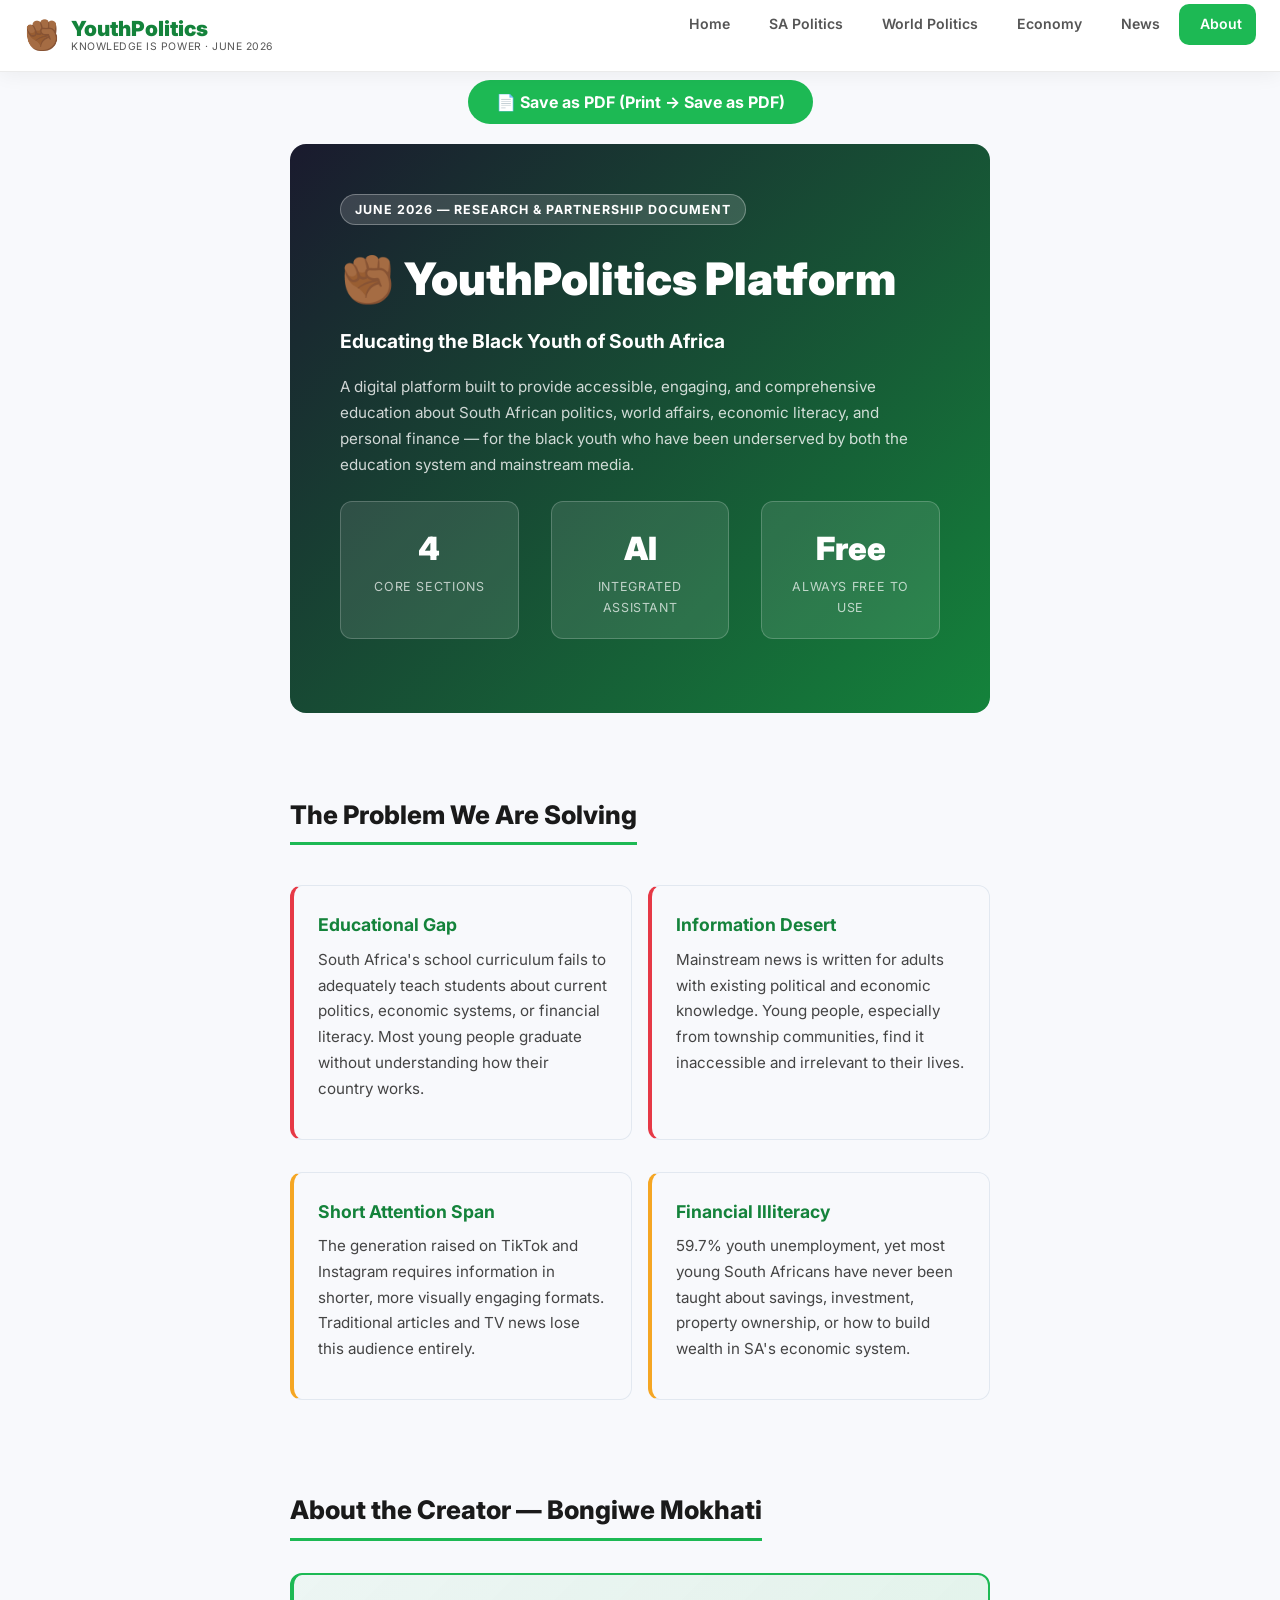
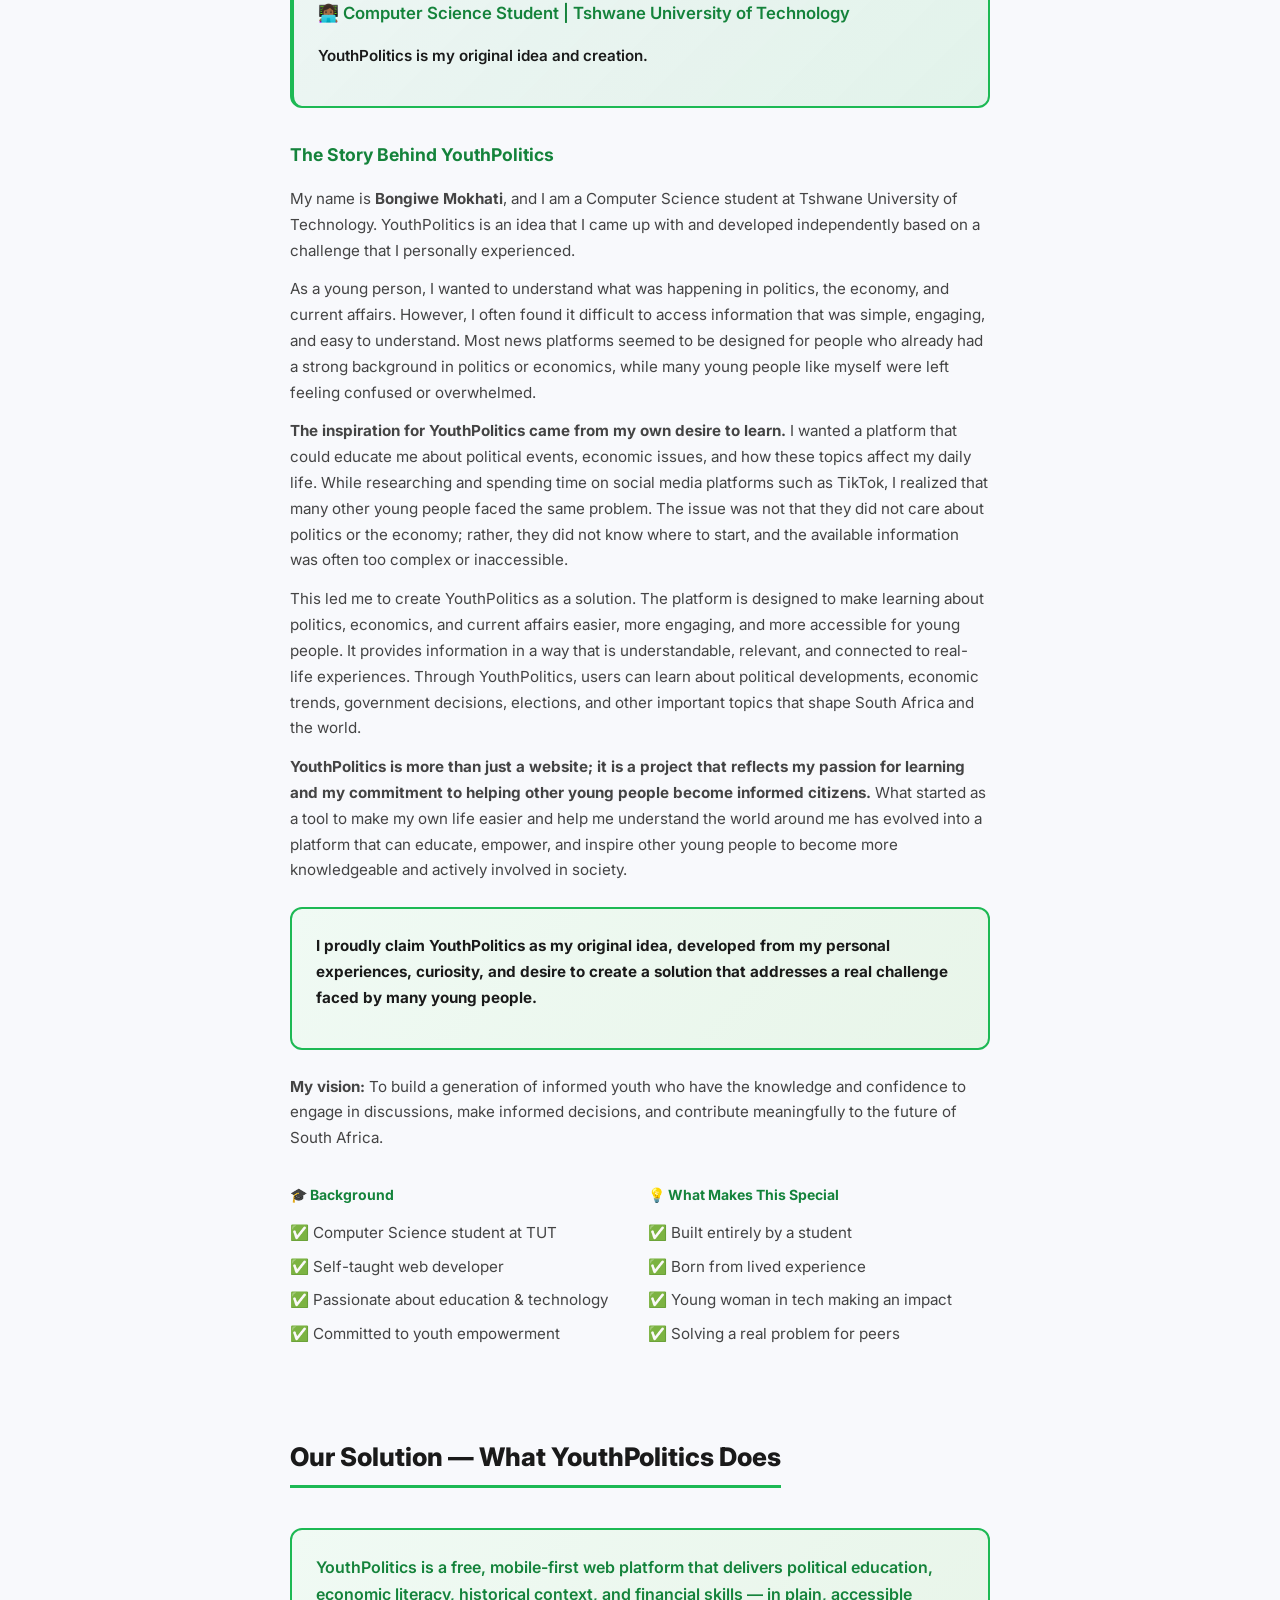
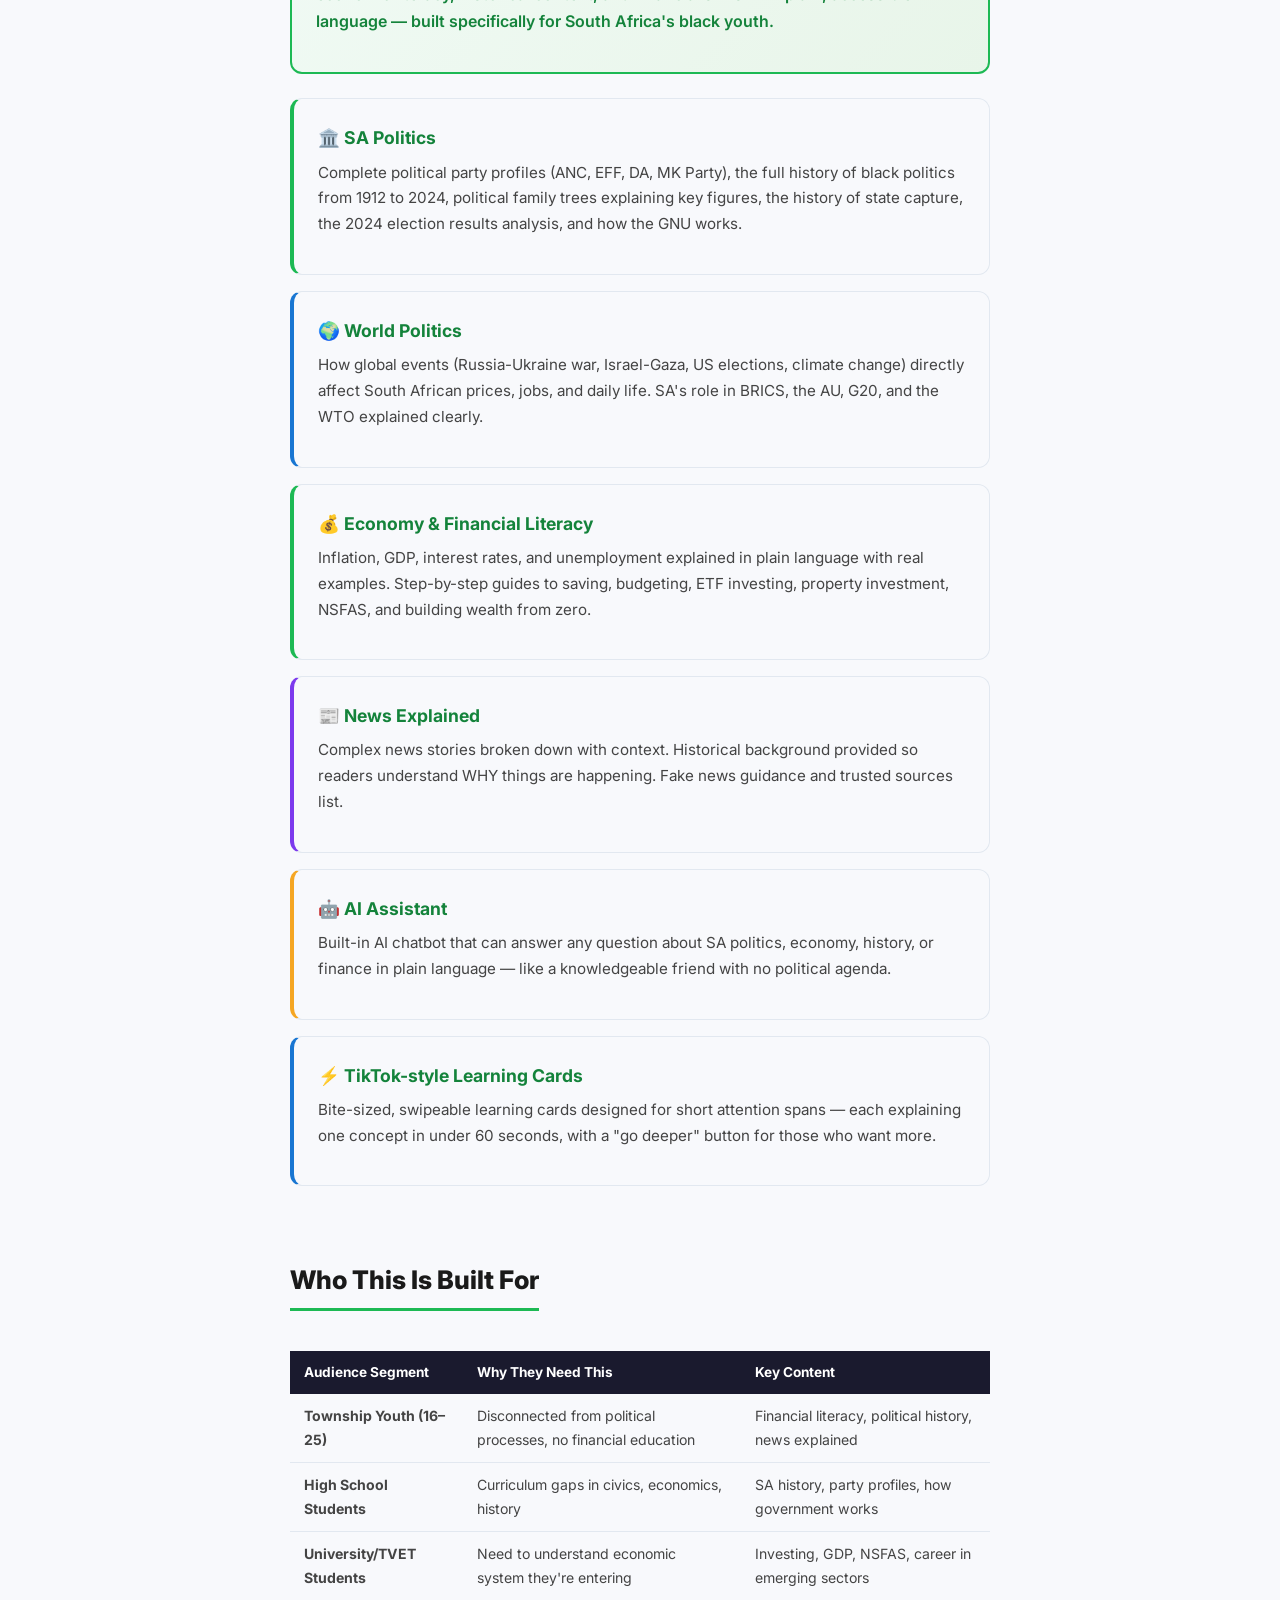
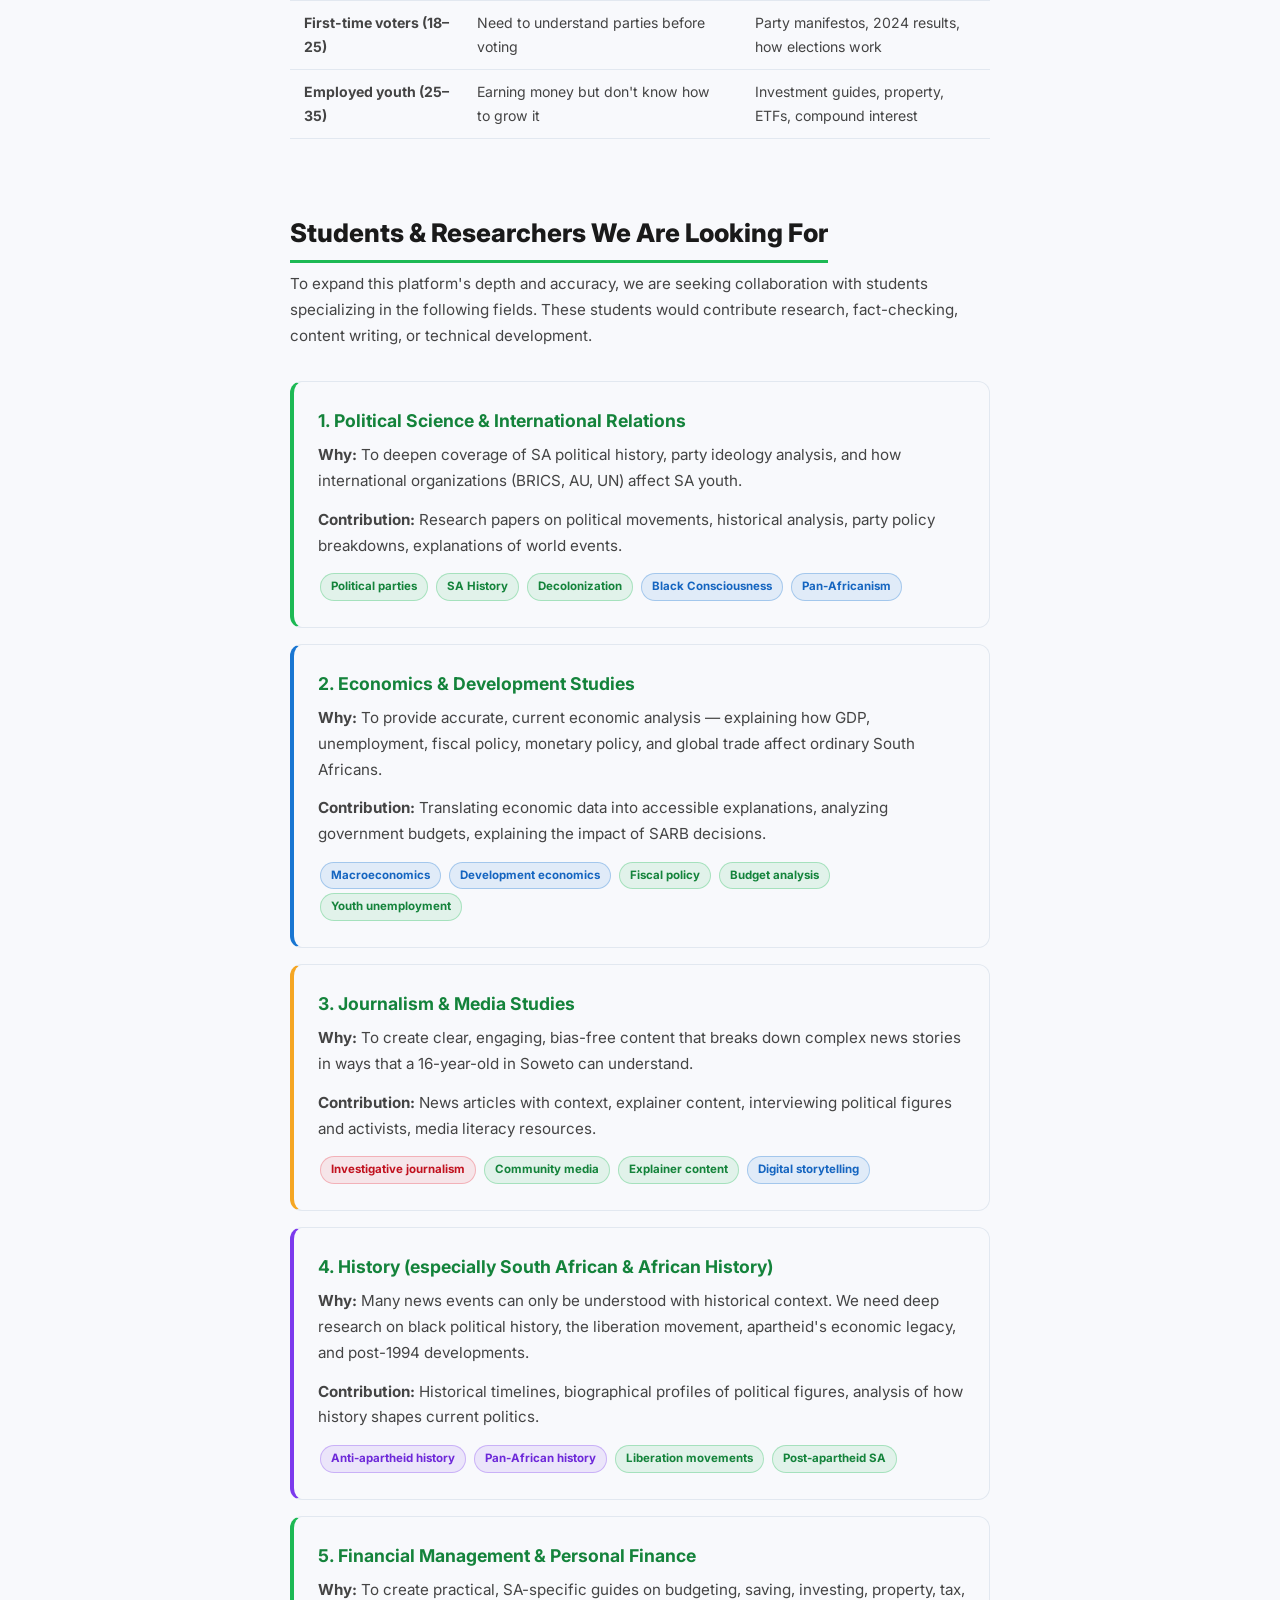
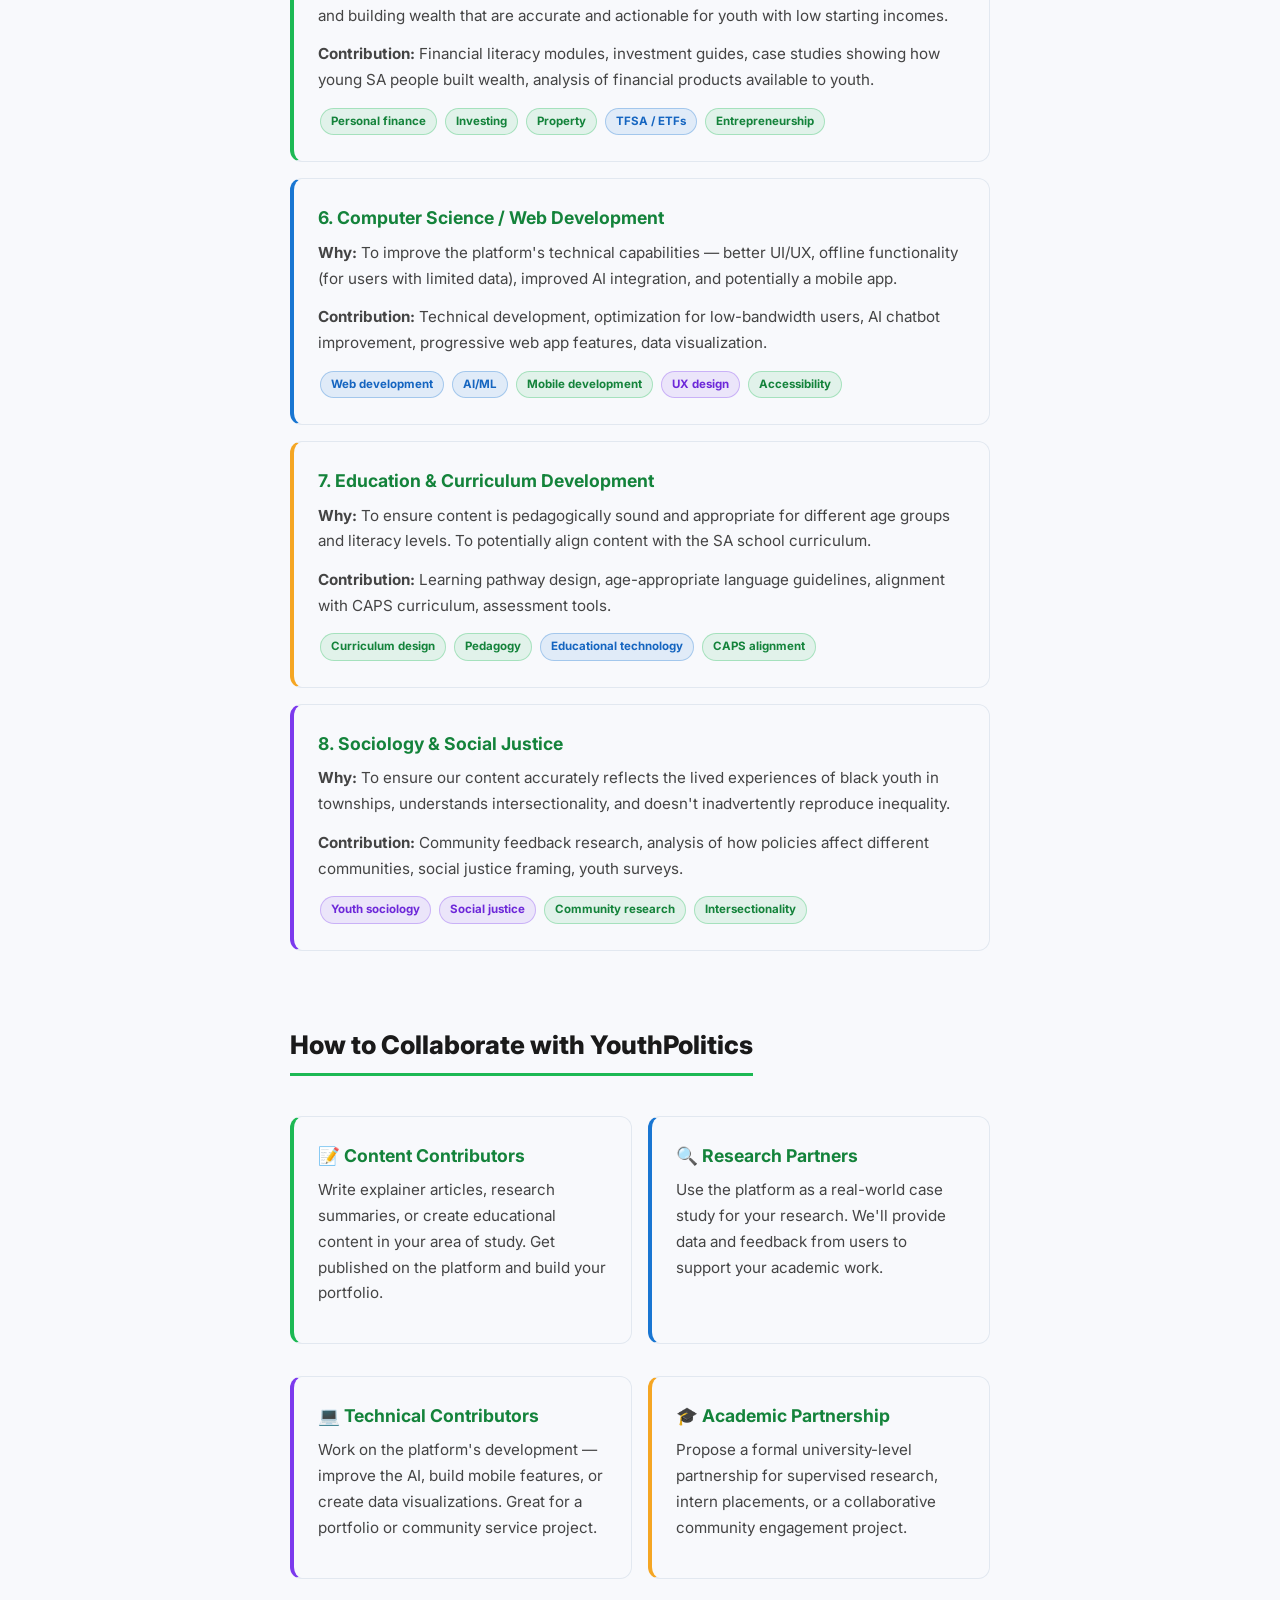
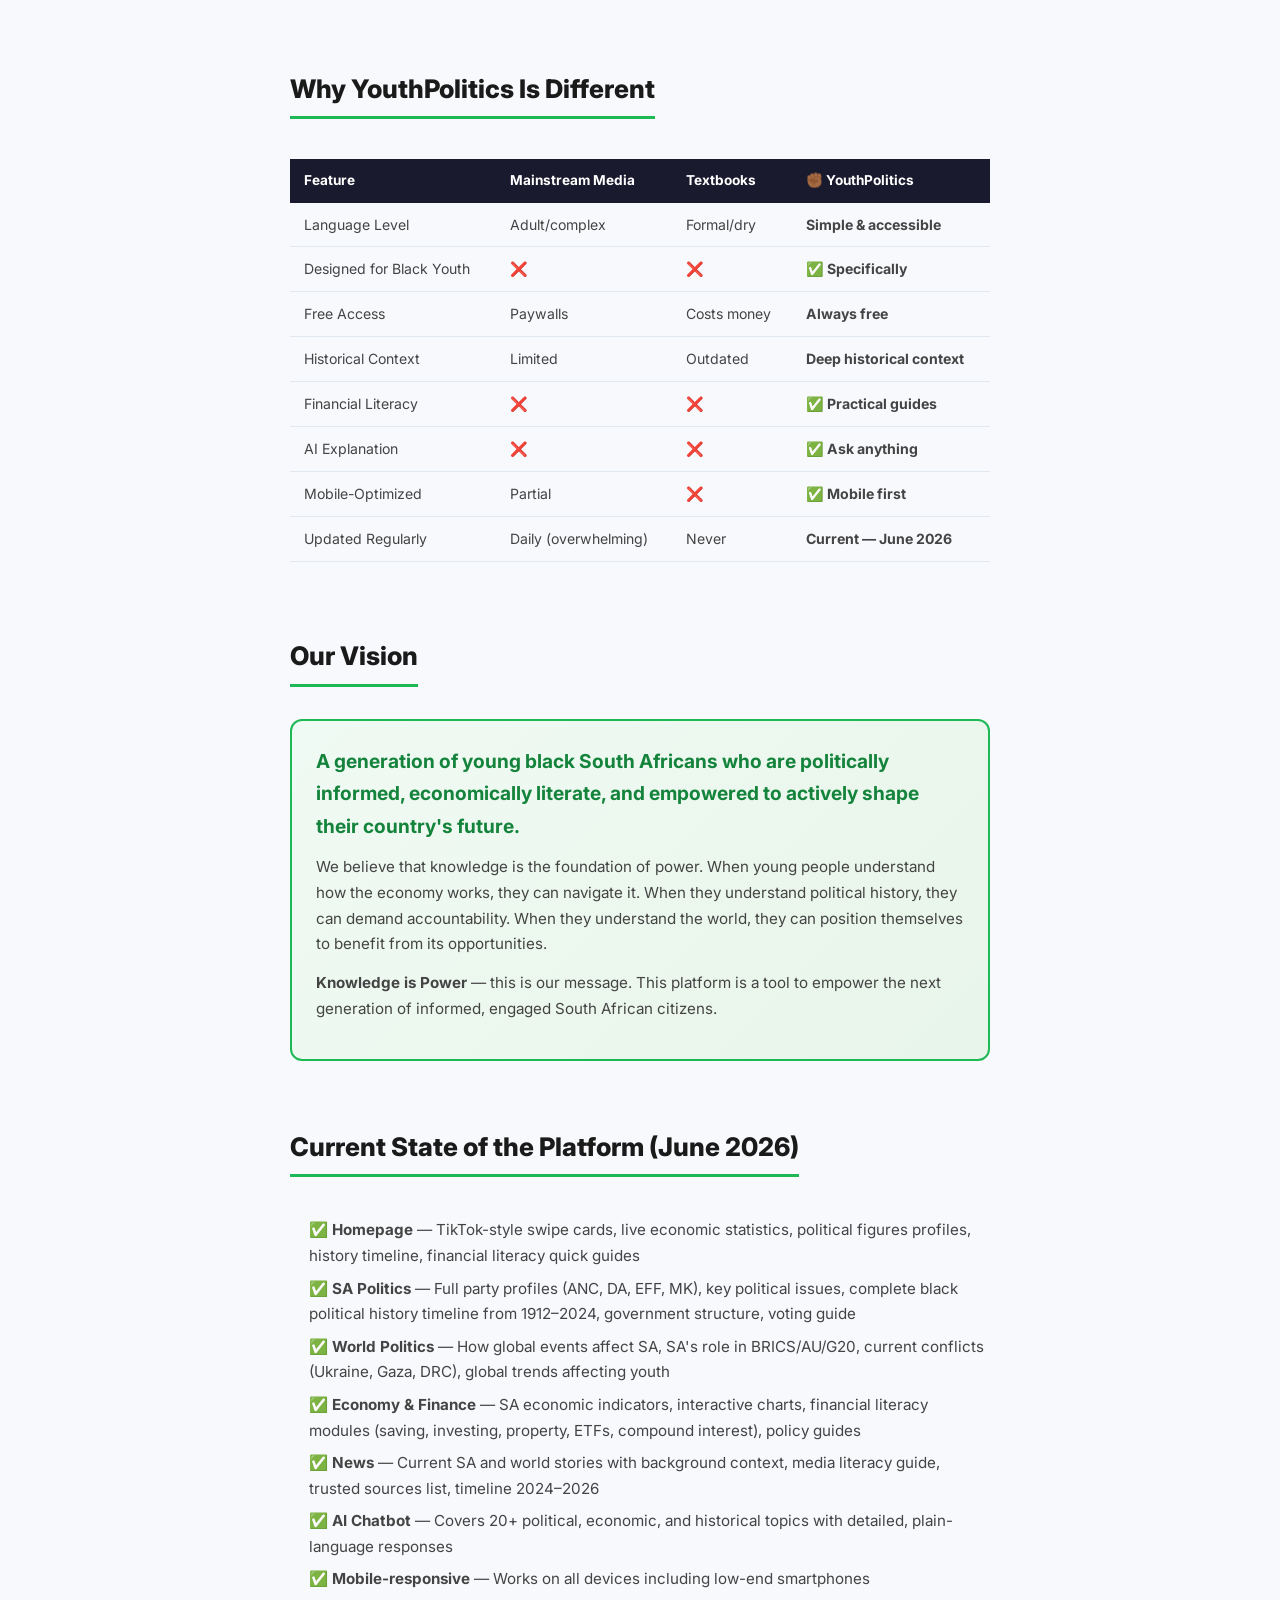
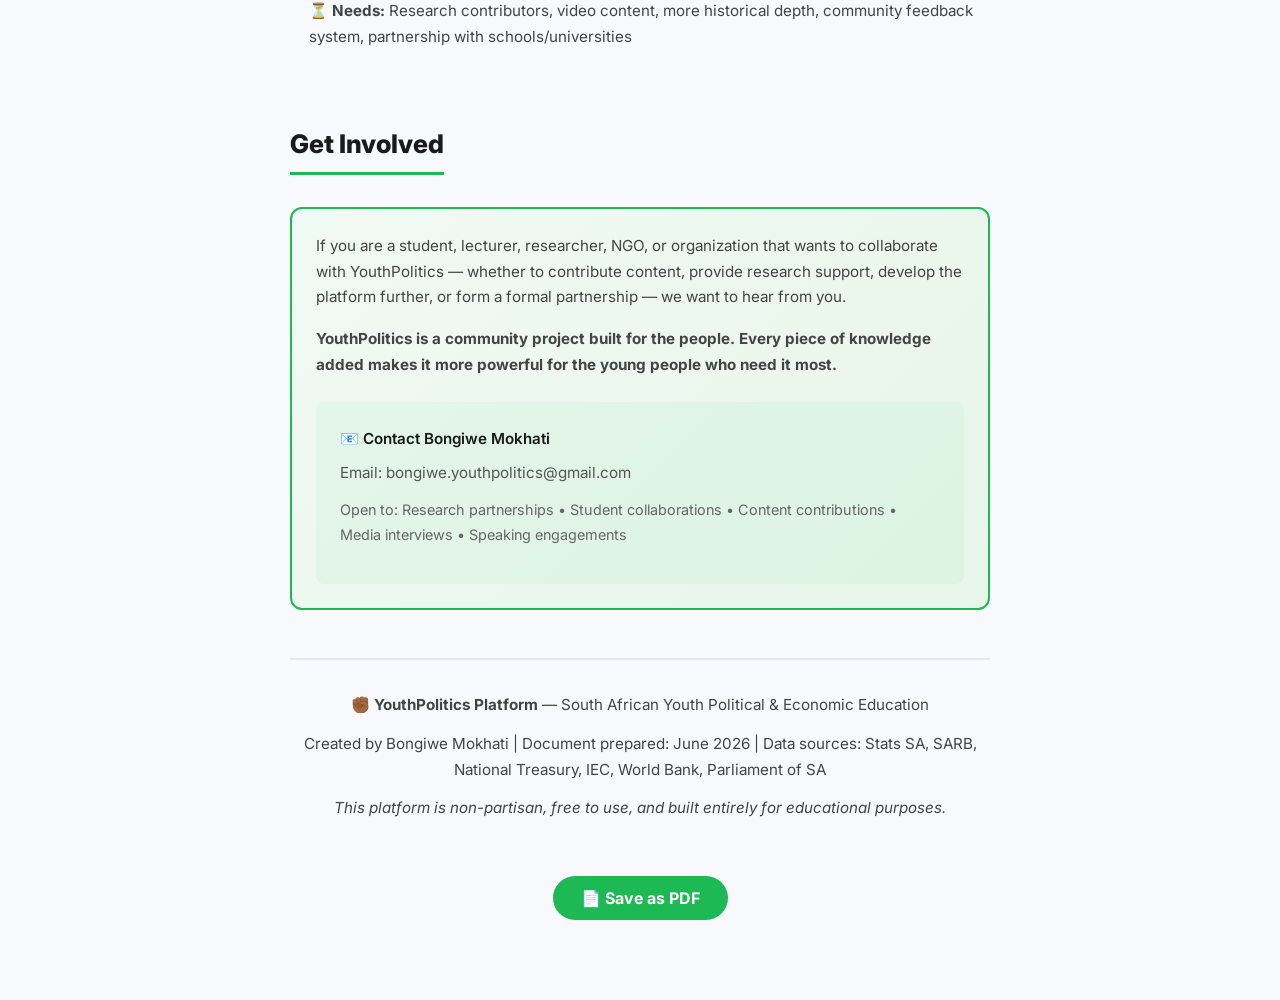
<file: VukaYouth-PitchDocument.html>
<!DOCTYPE html>
<html lang="en">
<head>
    <meta charset="UTF-8">
    <meta name="viewport" content="width=device-width, initial-scale=1.0">
    <title>YouthPolitics — Research & Partnership Pitch Document 2026</title>
    <style>
        @import url('https://fonts.googleapis.com/css2?family=Inter:wght@300;400;500;600;700;800;900&display=swap');
        * { margin:0; padding:0; box-sizing:border-box; }
        body { font-family:'Inter',sans-serif; color:#1a1a1a; background:#fff; font-size:14px; line-height:1.7; }
        .page { max-width:800px; margin:0 auto; padding:60px 50px; }
        h1 { font-size:2.8rem; font-weight:900; color:#14833b; margin-bottom:0.3rem; }
        h2 { font-size:1.6rem; font-weight:800; margin-bottom:0.5rem; margin-top:2.5rem; color:#1a1a1a; border-bottom:3px solid #1db954; padding-bottom:0.4rem; display:inline-block; }
        h3 { font-size:1.1rem; font-weight:700; margin-bottom:0.4rem; color:#14833b; }
        p { color:#444; margin-bottom:0.8rem; font-size:0.95rem; }
        ul { padding-left:1.2rem; margin-bottom:1rem; }
        li { margin-bottom:0.4rem; color:#444; font-size:0.95rem; }
        .hero-sub { font-size:1rem; color:#555; margin-bottom:2rem; }
        .cover-block {
            background:linear-gradient(135deg,#1a1a2e,#14833b);
            color:#fff; padding:50px; margin-bottom:40px; border-radius:16px;
        }
        .cover-block h1 { color:#fff; }
        .cover-block p { color:rgba(255,255,255,0.8); }
        .cover-block .badge { display:inline-block; background:rgba(255,255,255,0.15); border:1px solid rgba(255,255,255,0.3); color:#fff; padding:4px 14px; border-radius:20px; font-size:0.78rem; font-weight:700; text-transform:uppercase; letter-spacing:0.08em; margin-bottom:1rem; }
        .stat-row { display:flex; gap:2rem; flex-wrap:wrap; margin:1.5rem 0; }
        .stat-box { background:#f0faf4; border:1px solid #c3e6cb; border-radius:12px; padding:1.2rem 1.5rem; flex:1; min-width:150px; text-align:center; }
        .stat-box .num { font-size:2rem; font-weight:900; color:#14833b; }
        .stat-box .lbl { font-size:0.78rem; color:#555; text-transform:uppercase; letter-spacing:0.05em; }
        .section-block { margin:2rem 0; }
        .card { background:#f8f9fc; border:1px solid #e2e8f0; border-radius:12px; padding:1.5rem; margin-bottom:1rem; }
        .card-red { border-left:4px solid #e63946; }
        .card-green { border-left:4px solid #1db954; }
        .card-blue { border-left:4px solid #1976d2; }
        .card-orange { border-left:4px solid #f5a623; }
        .card-purple { border-left:4px solid #7c3aed; }
        .highlight-box { background:linear-gradient(135deg,#f0faf4,#e8f5e9); border:2px solid #1db954; border-radius:12px; padding:1.5rem; margin:1.5rem 0; }
        .two-col { display:grid; grid-template-columns:1fr 1fr; gap:1rem; }
        .tag { display:inline-block; background:rgba(29,185,84,0.1); color:#14833b; border:1px solid rgba(29,185,84,0.3); padding:3px 10px; border-radius:20px; font-size:0.72rem; font-weight:700; margin:2px; }
        .tag-blue { background:rgba(25,118,210,0.1); color:#1565c0; border-color:rgba(25,118,210,0.3); }
        .tag-red { background:rgba(230,57,70,0.1); color:#c1121f; border-color:rgba(230,57,70,0.3); }
        .tag-purple { background:rgba(124,58,237,0.1); color:#6d28d9; border-color:rgba(124,58,237,0.3); }
        table { width:100%; border-collapse:collapse; margin:1rem 0; }
        th { background:#1a1a2e; color:#fff; padding:10px 14px; text-align:left; font-size:0.85rem; }
        td { padding:10px 14px; border-bottom:1px solid #e2e8f0; font-size:0.88rem; color:#444; }
        tr:hover td { background:#f8f9fc; }
        .footer-doc { margin-top:3rem; padding-top:2rem; border-top:2px solid #e2e8f0; text-align:center; color:#777; font-size:0.82rem; }
        .print-btn { background:#1db954; color:#fff; border:none; padding:12px 28px; border-radius:30px; font-size:1rem; font-weight:700; cursor:pointer; display:block; margin:20px auto; transition:all 0.3s; }
        .print-btn:hover { background:#14833b; }
        @media print {
            .print-btn { display:none; }
            body { font-size:12px; }
            .page { padding:30px; }
        }
        @page { margin: 2cm; }
    </style>
    <link rel="stylesheet" href="styles.css">
</head>
<body>

<!-- Scroll Progress Bar -->
<div class="scroll-progress" id="scrollProgress"></div>

<nav class="navbar" id="navbar">
    <div class="nav-container">
        <a href="index.html" class="nav-logo">
            <span class="logo-icon">✊🏾</span>
            <div class="logo-text">
                <span class="logo-main">YouthPolitics</span>
                <span class="logo-sub">Knowledge is Power · June 2026</span>
            </div>
        </a>
        <ul class="nav-menu" id="navMenu">
            <li><a href="index.html" class="nav-link"><i class="fas fa-home"></i> Home</a></li>
            <li><a href="sa-politics.html" class="nav-link"><i class="fas fa-flag"></i> SA Politics</a></li>
            <li><a href="world-politics.html" class="nav-link"><i class="fas fa-globe"></i> World Politics</a></li>
            <li><a href="economy.html" class="nav-link"><i class="fas fa-chart-line"></i> Economy</a></li>
            <li><a href="news.html" class="nav-link"><i class="fas fa-newspaper"></i> News</a></li>
            <li><a href="VukaYouth-PitchDocument.html" class="nav-link active"><i class="fas fa-file-alt"></i> About</a></li>
        </ul>
        <button class="mobile-menu-btn" id="mobileMenuBtn" aria-label="Menu">
            <span></span><span></span><span></span>
        </button>
    </div>
</nav>

<div class="page">

    <button class="print-btn" onclick="window.print()">📄 Save as PDF (Print → Save as PDF)</button>

    <!-- Cover Block -->
    <div class="cover-block">
        <div class="badge">June 2026 — Research & Partnership Document</div>
        <h1>✊🏾 YouthPolitics Platform</h1>
        <p style="font-size:1.2rem;font-weight:700;color:#fff;margin-top:0.5rem">Educating the Black Youth of South Africa</p>
        <p style="margin-top:1rem">A digital platform built to provide accessible, engaging, and comprehensive education about South African politics, world affairs, economic literacy, and personal finance — for the black youth who have been underserved by both the education system and mainstream media.</p>
        <div class="stat-row" style="margin-top:1.5rem">
            <div class="stat-box" style="background:rgba(255,255,255,0.1);border-color:rgba(255,255,255,0.2);color:#fff">
                <div class="num" style="color:#fff">4</div>
                <div class="lbl" style="color:rgba(255,255,255,0.7)">Core Sections</div>
            </div>
            <div class="stat-box" style="background:rgba(255,255,255,0.1);border-color:rgba(255,255,255,0.2)">
                <div class="num" style="color:#fff">AI</div>
                <div class="lbl" style="color:rgba(255,255,255,0.7)">Integrated Assistant</div>
            </div>
            <div class="stat-box" style="background:rgba(255,255,255,0.1);border-color:rgba(255,255,255,0.2)">
                <div class="num" style="color:#fff">Free</div>
                <div class="lbl" style="color:rgba(255,255,255,0.7)">Always Free to Use</div>
            </div>
        </div>
    </div>

    <!-- The Problem -->
    <h2>The Problem We Are Solving</h2>
    <div class="section-block">
        <div class="two-col">
            <div class="card card-red">
                <h3>Educational Gap</h3>
                <p>South Africa's school curriculum fails to adequately teach students about current politics, economic systems, or financial literacy. Most young people graduate without understanding how their country works.</p>
            </div>
            <div class="card card-red">
                <h3>Information Desert</h3>
                <p>Mainstream news is written for adults with existing political and economic knowledge. Young people, especially from township communities, find it inaccessible and irrelevant to their lives.</p>
            </div>
            <div class="card card-orange">
                <h3>Short Attention Span</h3>
                <p>The generation raised on TikTok and Instagram requires information in shorter, more visually engaging formats. Traditional articles and TV news lose this audience entirely.</p>
            </div>
            <div class="card card-orange">
                <h3>Financial Illiteracy</h3>
                <p>59.7% youth unemployment, yet most young South Africans have never been taught about savings, investment, property ownership, or how to build wealth in SA's economic system.</p>
            </div>
        </div>
    </div>

    <!-- About the Creator -->
    <h2>About the Creator — Bongiwe Mokhati</h2>
    
    <div class="highlight-box" style="background:linear-gradient(135deg,rgba(29,185,84,0.05),rgba(29,185,84,0.1));border-left:4px solid var(--green)">
        <p style="font-size:1.05rem;font-weight:600;color:#14833b;margin-bottom:1rem">👩🏾‍💻 Computer Science Student | Tshwane University of Technology</p>
        <p style="font-weight:600;color:#1a1a1a;margin-bottom:0.8rem">YouthPolitics is my original idea and creation.</p>
    </div>

    <div class="section-block">
        <h3 style="color:var(--green-dark);margin-bottom:1rem">The Story Behind YouthPolitics</h3>
        
        <p>My name is <strong>Bongiwe Mokhati</strong>, and I am a Computer Science student at Tshwane University of Technology. YouthPolitics is an idea that I came up with and developed independently based on a challenge that I personally experienced.</p>

        <p>As a young person, I wanted to understand what was happening in politics, the economy, and current affairs. However, I often found it difficult to access information that was simple, engaging, and easy to understand. Most news platforms seemed to be designed for people who already had a strong background in politics or economics, while many young people like myself were left feeling confused or overwhelmed.</p>

        <p><strong>The inspiration for YouthPolitics came from my own desire to learn.</strong> I wanted a platform that could educate me about political events, economic issues, and how these topics affect my daily life. While researching and spending time on social media platforms such as TikTok, I realized that many other young people faced the same problem. The issue was not that they did not care about politics or the economy; rather, they did not know where to start, and the available information was often too complex or inaccessible.</p>

        <p>This led me to create YouthPolitics as a solution. The platform is designed to make learning about politics, economics, and current affairs easier, more engaging, and more accessible for young people. It provides information in a way that is understandable, relevant, and connected to real-life experiences. Through YouthPolitics, users can learn about political developments, economic trends, government decisions, elections, and other important topics that shape South Africa and the world.</p>

        <p><strong>YouthPolitics is more than just a website; it is a project that reflects my passion for learning and my commitment to helping other young people become informed citizens.</strong> What started as a tool to make my own life easier and help me understand the world around me has evolved into a platform that can educate, empower, and inspire other young people to become more knowledgeable and actively involved in society.</p>

        <div class="highlight-box" style="margin-top:1.5rem">
            <p style="font-weight:700;color:#1a1a1a">I proudly claim YouthPolitics as my original idea, developed from my personal experiences, curiosity, and desire to create a solution that addresses a real challenge faced by many young people.</p>
        </div>

        <p><strong>My vision:</strong> To build a generation of informed youth who have the knowledge and confidence to engage in discussions, make informed decisions, and contribute meaningfully to the future of South Africa.</p>

        <div class="two-col" style="margin-top:2rem">
            <div>
                <h4 style="color:var(--green-dark);margin-bottom:0.8rem">🎓 Background</h4>
                <ul style="list-style:none;padding:0">
                    <li style="margin-bottom:0.5rem">✅ Computer Science student at TUT</li>
                    <li style="margin-bottom:0.5rem">✅ Self-taught web developer</li>
                    <li style="margin-bottom:0.5rem">✅ Passionate about education & technology</li>
                    <li style="margin-bottom:0.5rem">✅ Committed to youth empowerment</li>
                </ul>
            </div>
            <div>
                <h4 style="color:var(--green-dark);margin-bottom:0.8rem">💡 What Makes This Special</h4>
                <ul style="list-style:none;padding:0">
                    <li style="margin-bottom:0.5rem">✅ Built entirely by a student</li>
                    <li style="margin-bottom:0.5rem">✅ Born from lived experience</li>
                    <li style="margin-bottom:0.5rem">✅ Young woman in tech making an impact</li>
                    <li style="margin-bottom:0.5rem">✅ Solving a real problem for peers</li>
                </ul>
            </div>
        </div>
    </div>

    <!-- Our Solution -->
    <h2>Our Solution — What YouthPolitics Does</h2>
    <div class="section-block">
        <div class="highlight-box">
            <p style="font-size:1rem;font-weight:600;color:#14833b">YouthPolitics is a free, mobile-first web platform that delivers political education, economic literacy, historical context, and financial skills — in plain, accessible language — built specifically for South Africa's black youth.</p>
        </div>

        <div class="card card-green">
            <h3>🏛️ SA Politics</h3>
            <p>Complete political party profiles (ANC, EFF, DA, MK Party), the full history of black politics from 1912 to 2024, political family trees explaining key figures, the history of state capture, the 2024 election results analysis, and how the GNU works.</p>
        </div>

        <div class="card card-blue">
            <h3>🌍 World Politics</h3>
            <p>How global events (Russia-Ukraine war, Israel-Gaza, US elections, climate change) directly affect South African prices, jobs, and daily life. SA's role in BRICS, the AU, G20, and the WTO explained clearly.</p>
        </div>

        <div class="card card-green">
            <h3>💰 Economy & Financial Literacy</h3>
            <p>Inflation, GDP, interest rates, and unemployment explained in plain language with real examples. Step-by-step guides to saving, budgeting, ETF investing, property investment, NSFAS, and building wealth from zero.</p>
        </div>

        <div class="card card-purple">
            <h3>📰 News Explained</h3>
            <p>Complex news stories broken down with context. Historical background provided so readers understand WHY things are happening. Fake news guidance and trusted sources list.</p>
        </div>

        <div class="card card-orange">
            <h3>🤖 AI Assistant</h3>
            <p>Built-in AI chatbot that can answer any question about SA politics, economy, history, or finance in plain language — like a knowledgeable friend with no political agenda.</p>
        </div>

        <div class="card card-blue">
            <h3>⚡ TikTok-style Learning Cards</h3>
            <p>Bite-sized, swipeable learning cards designed for short attention spans — each explaining one concept in under 60 seconds, with a "go deeper" button for those who want more.</p>
        </div>
    </div>

    <!-- Target Audience -->
    <h2>Who This Is Built For</h2>
    <div class="section-block">
        <table>
            <thead>
                <tr><th>Audience Segment</th><th>Why They Need This</th><th>Key Content</th></tr>
            </thead>
            <tbody>
                <tr>
                    <td><strong>Township Youth (16–25)</strong></td>
                    <td>Disconnected from political processes, no financial education</td>
                    <td>Financial literacy, political history, news explained</td>
                </tr>
                <tr>
                    <td><strong>High School Students</strong></td>
                    <td>Curriculum gaps in civics, economics, history</td>
                    <td>SA history, party profiles, how government works</td>
                </tr>
                <tr>
                    <td><strong>University/TVET Students</strong></td>
                    <td>Need to understand economic system they're entering</td>
                    <td>Investing, GDP, NSFAS, career in emerging sectors</td>
                </tr>
                <tr>
                    <td><strong>First-time voters (18–25)</strong></td>
                    <td>Need to understand parties before voting</td>
                    <td>Party manifestos, 2024 results, how elections work</td>
                </tr>
                <tr>
                    <td><strong>Employed youth (25–35)</strong></td>
                    <td>Earning money but don't know how to grow it</td>
                    <td>Investment guides, property, ETFs, compound interest</td>
                </tr>
            </tbody>
        </table>
    </div>

    <!-- Students to Recruit -->
    <h2>Students & Researchers We Are Looking For</h2>
    <p>To expand this platform's depth and accuracy, we are seeking collaboration with students specializing in the following fields. These students would contribute research, fact-checking, content writing, or technical development.</p>

    <div class="section-block">
        <div class="card card-green">
            <h3>1. Political Science & International Relations</h3>
            <p><strong>Why:</strong> To deepen coverage of SA political history, party ideology analysis, and how international organizations (BRICS, AU, UN) affect SA youth.</p>
            <p><strong>Contribution:</strong> Research papers on political movements, historical analysis, party policy breakdowns, explanations of world events.</p>
            <div>
                <span class="tag">Political parties</span>
                <span class="tag">SA History</span>
                <span class="tag">Decolonization</span>
                <span class="tag tag-blue">Black Consciousness</span>
                <span class="tag tag-blue">Pan-Africanism</span>
            </div>
        </div>

        <div class="card card-blue">
            <h3>2. Economics & Development Studies</h3>
            <p><strong>Why:</strong> To provide accurate, current economic analysis — explaining how GDP, unemployment, fiscal policy, monetary policy, and global trade affect ordinary South Africans.</p>
            <p><strong>Contribution:</strong> Translating economic data into accessible explanations, analyzing government budgets, explaining the impact of SARB decisions.</p>
            <div>
                <span class="tag tag-blue">Macroeconomics</span>
                <span class="tag tag-blue">Development economics</span>
                <span class="tag">Fiscal policy</span>
                <span class="tag">Budget analysis</span>
                <span class="tag">Youth unemployment</span>
            </div>
        </div>

        <div class="card card-orange">
            <h3>3. Journalism & Media Studies</h3>
            <p><strong>Why:</strong> To create clear, engaging, bias-free content that breaks down complex news stories in ways that a 16-year-old in Soweto can understand.</p>
            <p><strong>Contribution:</strong> News articles with context, explainer content, interviewing political figures and activists, media literacy resources.</p>
            <div>
                <span class="tag tag-red">Investigative journalism</span>
                <span class="tag">Community media</span>
                <span class="tag">Explainer content</span>
                <span class="tag tag-blue">Digital storytelling</span>
            </div>
        </div>

        <div class="card card-purple">
            <h3>4. History (especially South African & African History)</h3>
            <p><strong>Why:</strong> Many news events can only be understood with historical context. We need deep research on black political history, the liberation movement, apartheid's economic legacy, and post-1994 developments.</p>
            <p><strong>Contribution:</strong> Historical timelines, biographical profiles of political figures, analysis of how history shapes current politics.</p>
            <div>
                <span class="tag tag-purple">Anti-apartheid history</span>
                <span class="tag tag-purple">Pan-African history</span>
                <span class="tag">Liberation movements</span>
                <span class="tag">Post-apartheid SA</span>
            </div>
        </div>

        <div class="card card-green">
            <h3>5. Financial Management & Personal Finance</h3>
            <p><strong>Why:</strong> To create practical, SA-specific guides on budgeting, saving, investing, property, tax, and building wealth that are accurate and actionable for youth with low starting incomes.</p>
            <p><strong>Contribution:</strong> Financial literacy modules, investment guides, case studies showing how young SA people built wealth, analysis of financial products available to youth.</p>
            <div>
                <span class="tag">Personal finance</span>
                <span class="tag">Investing</span>
                <span class="tag">Property</span>
                <span class="tag tag-blue">TFSA / ETFs</span>
                <span class="tag">Entrepreneurship</span>
            </div>
        </div>

        <div class="card card-blue">
            <h3>6. Computer Science / Web Development</h3>
            <p><strong>Why:</strong> To improve the platform's technical capabilities — better UI/UX, offline functionality (for users with limited data), improved AI integration, and potentially a mobile app.</p>
            <p><strong>Contribution:</strong> Technical development, optimization for low-bandwidth users, AI chatbot improvement, progressive web app features, data visualization.</p>
            <div>
                <span class="tag tag-blue">Web development</span>
                <span class="tag tag-blue">AI/ML</span>
                <span class="tag">Mobile development</span>
                <span class="tag tag-purple">UX design</span>
                <span class="tag">Accessibility</span>
            </div>
        </div>

        <div class="card card-orange">
            <h3>7. Education & Curriculum Development</h3>
            <p><strong>Why:</strong> To ensure content is pedagogically sound and appropriate for different age groups and literacy levels. To potentially align content with the SA school curriculum.</p>
            <p><strong>Contribution:</strong> Learning pathway design, age-appropriate language guidelines, alignment with CAPS curriculum, assessment tools.</p>
            <div>
                <span class="tag">Curriculum design</span>
                <span class="tag">Pedagogy</span>
                <span class="tag tag-blue">Educational technology</span>
                <span class="tag">CAPS alignment</span>
            </div>
        </div>

        <div class="card card-purple">
            <h3>8. Sociology & Social Justice</h3>
            <p><strong>Why:</strong> To ensure our content accurately reflects the lived experiences of black youth in townships, understands intersectionality, and doesn't inadvertently reproduce inequality.</p>
            <p><strong>Contribution:</strong> Community feedback research, analysis of how policies affect different communities, social justice framing, youth surveys.</p>
            <div>
                <span class="tag tag-purple">Youth sociology</span>
                <span class="tag tag-purple">Social justice</span>
                <span class="tag">Community research</span>
                <span class="tag">Intersectionality</span>
            </div>
        </div>
    </div>

    <!-- How to Collaborate -->
    <h2>How to Collaborate with YouthPolitics</h2>
    <div class="section-block">
        <div class="two-col">
            <div class="card card-green">
                <h3>📝 Content Contributors</h3>
                <p>Write explainer articles, research summaries, or create educational content in your area of study. Get published on the platform and build your portfolio.</p>
            </div>
            <div class="card card-blue">
                <h3>🔍 Research Partners</h3>
                <p>Use the platform as a real-world case study for your research. We'll provide data and feedback from users to support your academic work.</p>
            </div>
            <div class="card card-purple">
                <h3>💻 Technical Contributors</h3>
                <p>Work on the platform's development — improve the AI, build mobile features, or create data visualizations. Great for a portfolio or community service project.</p>
            </div>
            <div class="card card-orange">
                <h3>🎓 Academic Partnership</h3>
                <p>Propose a formal university-level partnership for supervised research, intern placements, or a collaborative community engagement project.</p>
            </div>
        </div>
    </div>

    <!-- What Makes This Different -->
    <h2>Why YouthPolitics Is Different</h2>
    <div class="section-block">
        <table>
            <thead>
                <tr><th>Feature</th><th>Mainstream Media</th><th>Textbooks</th><th>✊🏾 YouthPolitics</th></tr>
            </thead>
            <tbody>
                <tr><td>Language Level</td><td>Adult/complex</td><td>Formal/dry</td><td><strong>Simple & accessible</strong></td></tr>
                <tr><td>Designed for Black Youth</td><td>❌</td><td>❌</td><td><strong>✅ Specifically</strong></td></tr>
                <tr><td>Free Access</td><td>Paywalls</td><td>Costs money</td><td><strong>Always free</strong></td></tr>
                <tr><td>Historical Context</td><td>Limited</td><td>Outdated</td><td><strong>Deep historical context</strong></td></tr>
                <tr><td>Financial Literacy</td><td>❌</td><td>❌</td><td><strong>✅ Practical guides</strong></td></tr>
                <tr><td>AI Explanation</td><td>❌</td><td>❌</td><td><strong>✅ Ask anything</strong></td></tr>
                <tr><td>Mobile-Optimized</td><td>Partial</td><td>❌</td><td><strong>✅ Mobile first</strong></td></tr>
                <tr><td>Updated Regularly</td><td>Daily (overwhelming)</td><td>Never</td><td><strong>Current — June 2026</strong></td></tr>
            </tbody>
        </table>
    </div>

    <!-- Vision -->
    <h2>Our Vision</h2>
    <div class="highlight-box">
        <h3 style="font-size:1.2rem;margin-bottom:0.7rem">A generation of young black South Africans who are politically informed, economically literate, and empowered to actively shape their country's future.</h3>
        <p>We believe that knowledge is the foundation of power. When young people understand how the economy works, they can navigate it. When they understand political history, they can demand accountability. When they understand the world, they can position themselves to benefit from its opportunities.</p>
        <p><strong>Knowledge is Power</strong> — this is our message. This platform is a tool to empower the next generation of informed, engaged South African citizens.</p>
    </div>

    <!-- Current State -->
    <h2>Current State of the Platform (June 2026)</h2>
    <div class="section-block">
        <ul>
            <li>✅ <strong>Homepage</strong> — TikTok-style swipe cards, live economic statistics, political figures profiles, history timeline, financial literacy quick guides</li>
            <li>✅ <strong>SA Politics</strong> — Full party profiles (ANC, DA, EFF, MK), key political issues, complete black political history timeline from 1912–2024, government structure, voting guide</li>
            <li>✅ <strong>World Politics</strong> — How global events affect SA, SA's role in BRICS/AU/G20, current conflicts (Ukraine, Gaza, DRC), global trends affecting youth</li>
            <li>✅ <strong>Economy & Finance</strong> — SA economic indicators, interactive charts, financial literacy modules (saving, investing, property, ETFs, compound interest), policy guides</li>
            <li>✅ <strong>News</strong> — Current SA and world stories with background context, media literacy guide, trusted sources list, timeline 2024–2026</li>
            <li>✅ <strong>AI Chatbot</strong> — Covers 20+ political, economic, and historical topics with detailed, plain-language responses</li>
            <li>✅ <strong>Mobile-responsive</strong> — Works on all devices including low-end smartphones</li>
            <li>⏳ <strong>Needs:</strong> Research contributors, video content, more historical depth, community feedback system, partnership with schools/universities</li>
        </ul>
    </div>

    <!-- Contact -->
    <h2>Get Involved</h2>
    <div class="highlight-box">
        <p>If you are a student, lecturer, researcher, NGO, or organization that wants to collaborate with YouthPolitics — whether to contribute content, provide research support, develop the platform further, or form a formal partnership — we want to hear from you.</p>
        <p style="margin-top:1rem;font-weight:700">YouthPolitics is a community project built for the people. Every piece of knowledge added makes it more powerful for the young people who need it most.</p>
        <div style="margin-top:1.5rem;padding:1.5rem;background:rgba(29,185,84,0.05);border-radius:8px">
            <p style="font-weight:600;color:#1a1a1a;margin-bottom:0.5rem">📧 Contact Bongiwe Mokhati</p>
            <p style="font-size:0.95rem;color:#555">Email: bongiwe.youthpolitics@gmail.com</p>
            <p style="font-size:0.9rem;color:#666;margin-top:0.8rem">Open to: Research partnerships • Student collaborations • Content contributions • Media interviews • Speaking engagements</p>
        </div>
    </div>

    <div class="footer-doc">
        <p><strong>✊🏾 YouthPolitics Platform</strong> — South African Youth Political & Economic Education</p>
        <p>Created by Bongiwe Mokhati | Document prepared: June 2026 | Data sources: Stats SA, SARB, National Treasury, IEC, World Bank, Parliament of SA</p>
        <p style="margin-top:0.5rem;font-style:italic">This platform is non-partisan, free to use, and built entirely for educational purposes.</p>
        <br>
        <button class="print-btn" onclick="window.print()">📄 Save as PDF</button>
    </div>

</div>

<script src="script.js"></script>
<script>
window.addEventListener('scroll', () => {
    const bar = document.getElementById('scrollProgress');
    const pct = (window.scrollY / (document.body.scrollHeight - window.innerHeight)) * 100;
    if (bar) bar.style.width = pct + '%';
});
</script>
</body>
</html>
</file>
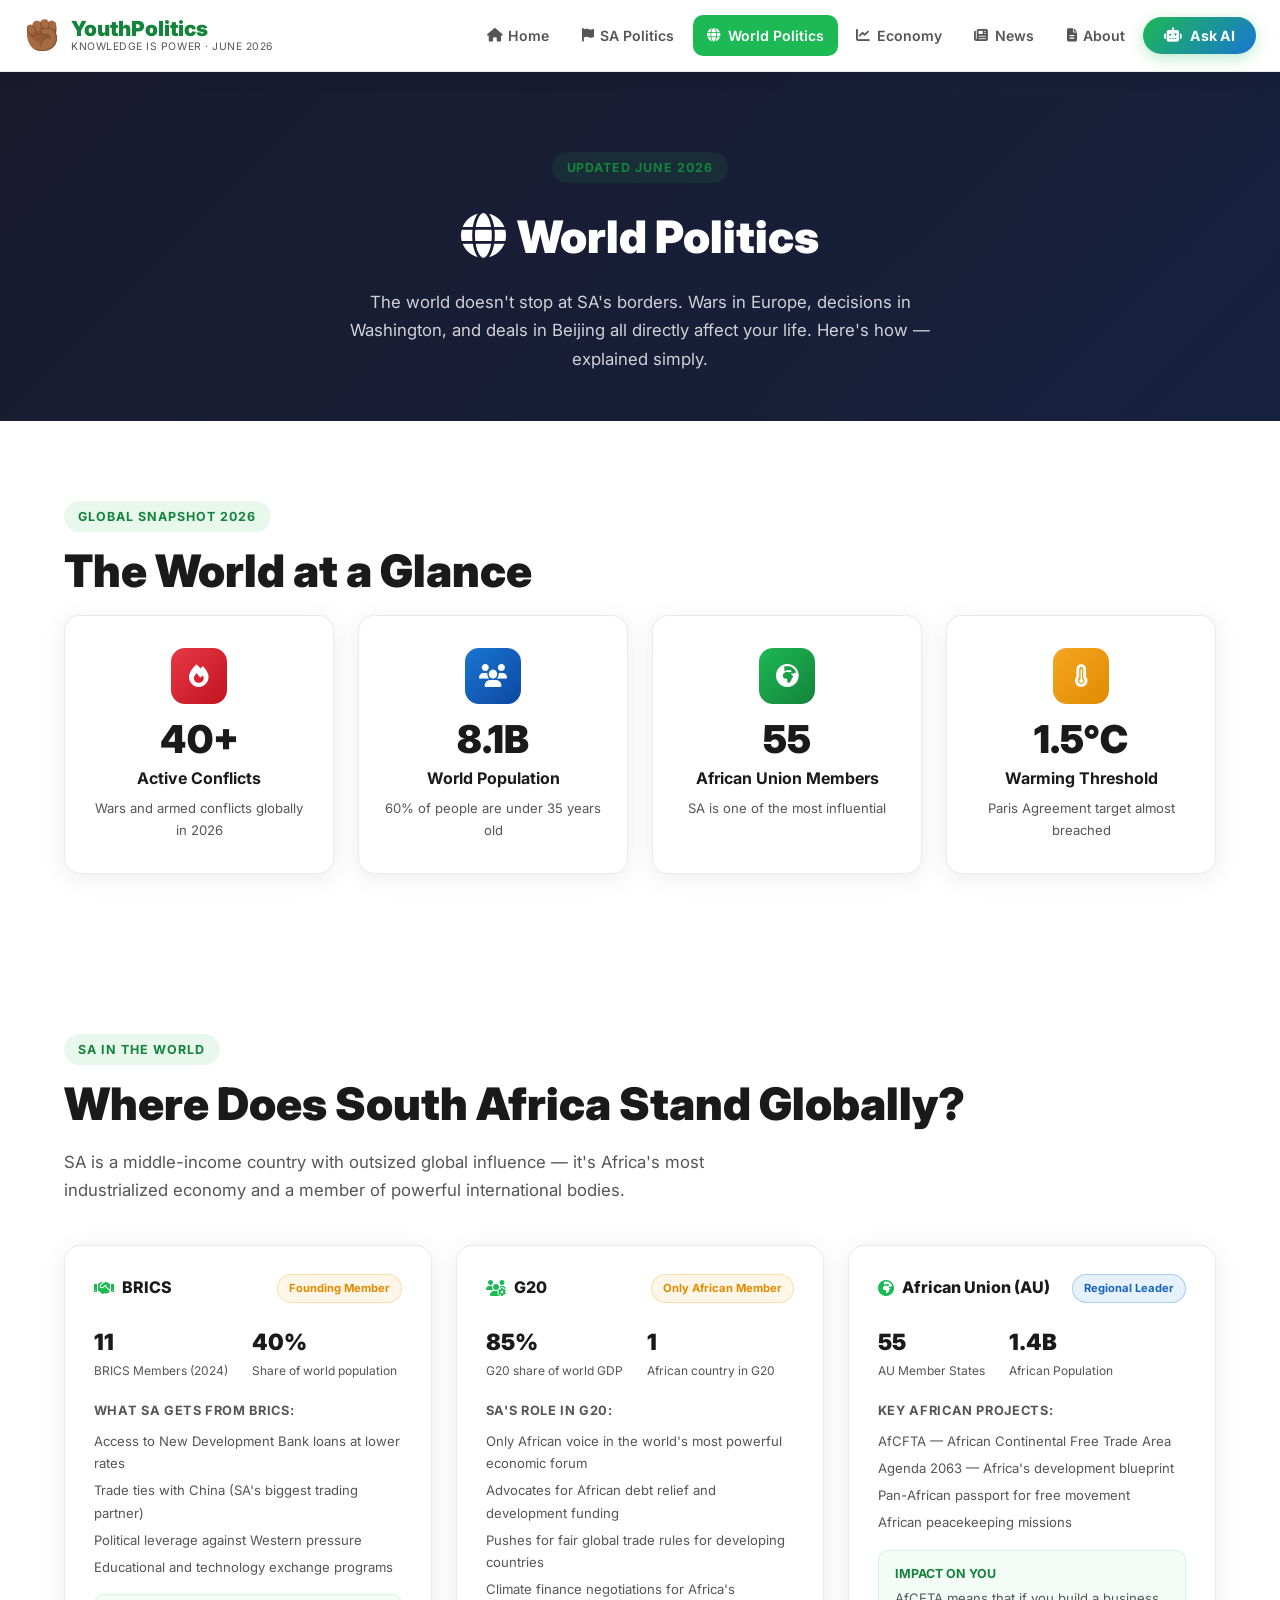
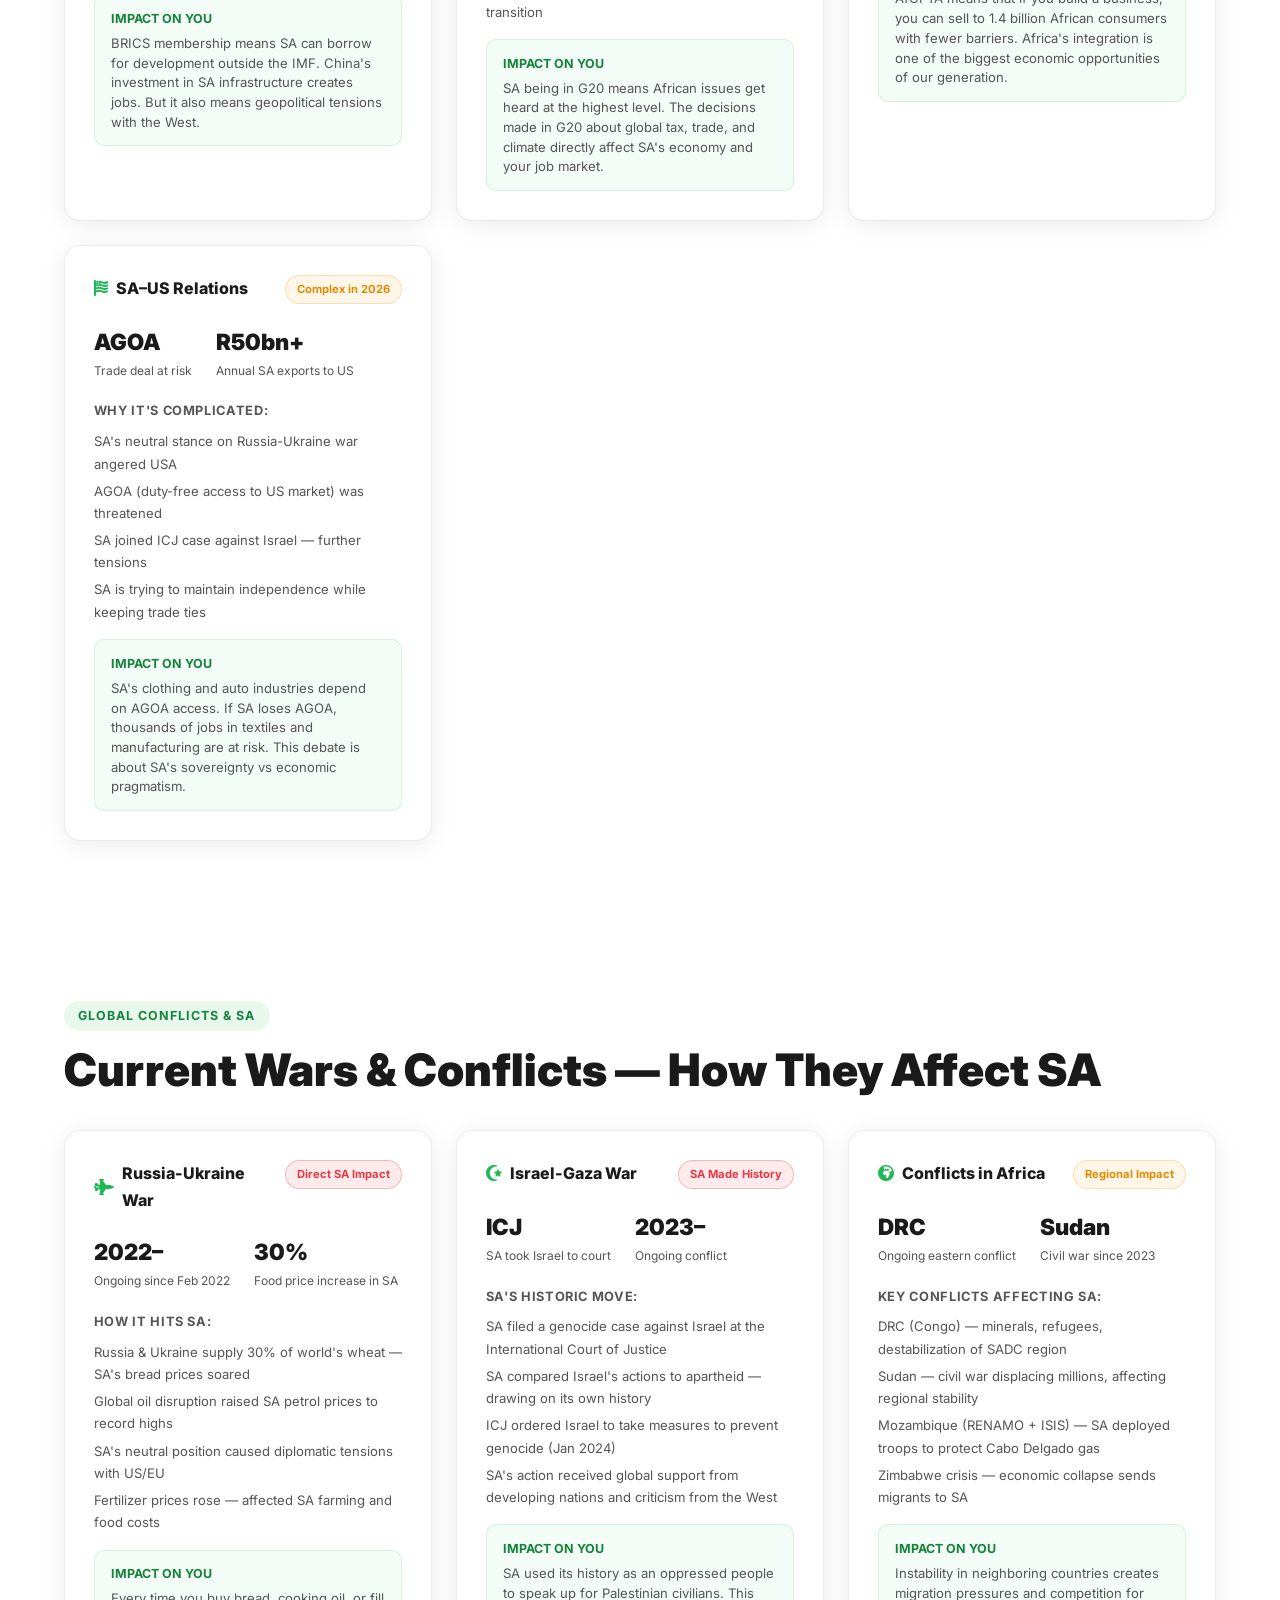
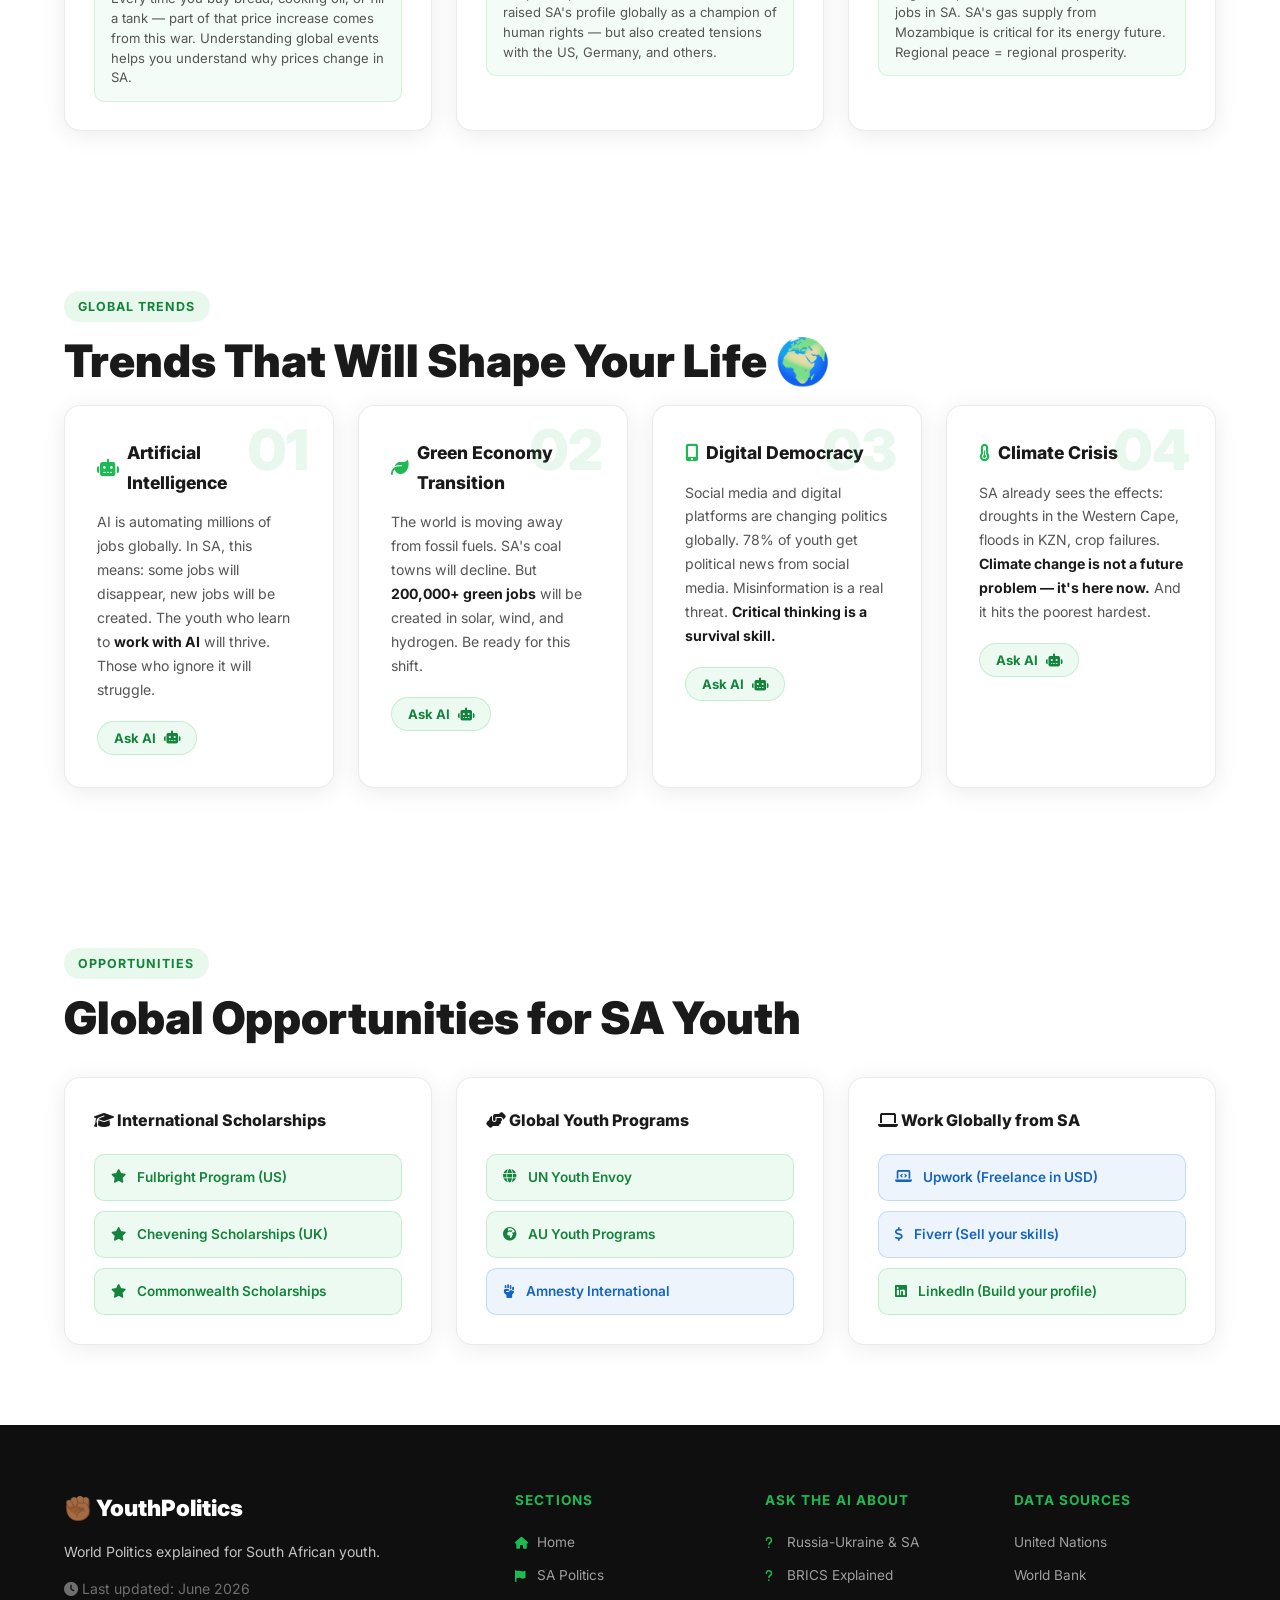
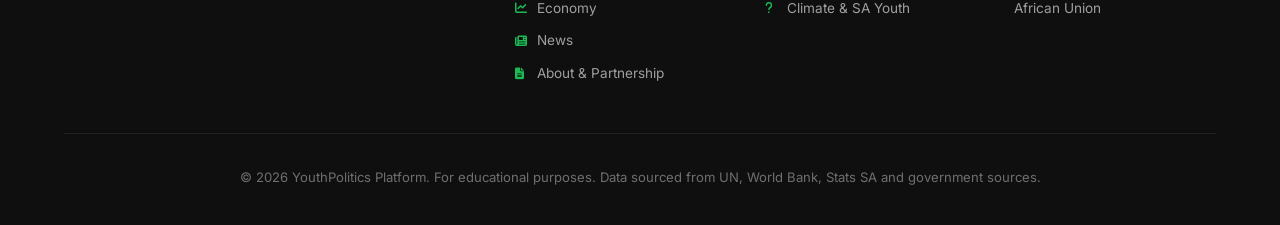
<file: world-politics.html>
<!DOCTYPE html>
<html lang="en">
<head>
    <meta charset="UTF-8">
    <meta name="viewport" content="width=device-width, initial-scale=1.0">
    <title>World Politics — YouthPolitics | How the World Affects South Africa</title>
    <meta name="description" content="World politics explained for South African youth — how global events, wars, alliances and economic powers affect your life in SA. Updated June 2026.">
    <link rel="stylesheet" href="styles.css">
    <link href="https://fonts.googleapis.com/css2?family=Inter:wght@300;400;500;600;700;800;900&display=swap" rel="stylesheet">
    <link rel="stylesheet" href="https://cdnjs.cloudflare.com/ajax/libs/font-awesome/6.5.0/css/all.min.css">
</head>
<body>
<div class="scroll-progress" id="scrollProgress"></div>

<nav class="navbar" id="navbar">
    <div class="nav-container">
        <a href="index.html" class="nav-logo">
            <span class="logo-icon">✊🏾</span>
            <div class="logo-text">
                <span class="logo-main">YouthPolitics</span>
                <span class="logo-sub">Knowledge is Power · June 2026</span>
            </div>
        </a>
        <ul class="nav-menu" id="navMenu">
            <li><a href="index.html" class="nav-link"><i class="fas fa-home"></i> Home</a></li>
            <li><a href="sa-politics.html" class="nav-link"><i class="fas fa-flag"></i> SA Politics</a></li>
            <li><a href="world-politics.html" class="nav-link active"><i class="fas fa-globe"></i> World Politics</a></li>
            <li><a href="economy.html" class="nav-link"><i class="fas fa-chart-line"></i> Economy</a></li>
            <li><a href="news.html" class="nav-link"><i class="fas fa-newspaper"></i> News</a></li>
            <li><a href="VukaYouth-PitchDocument.html" class="nav-link"><i class="fas fa-file-alt"></i> About</a></li>
            <li><button id="ai-chat-btn" class="ai-btn"><i class="fas fa-robot"></i> Ask AI</button></li>
        </ul>
        <button class="mobile-menu-btn" id="mobileMenuBtn" aria-label="Menu"><span></span><span></span><span></span></button>
    </div>
</nav>

<main>

<section class="page-hero">
    <div class="container">
        <div class="section-label" style="margin:0 auto 1rem;display:inline-flex">Updated June 2026</div>
        <h1><i class="fas fa-globe"></i> World Politics</h1>
        <p>The world doesn't stop at SA's borders. Wars in Europe, decisions in Washington, and deals in Beijing all directly affect your life. Here's how — explained simply.</p>
    </div>
</section>

<!-- Global Stats -->
<section class="section">
    <div class="container">
        <div class="section-label">Global Snapshot 2026</div>
        <h2 class="section-title">The World at a Glance</h2>
        <div class="stats-grid-4">
            <div class="stat-card-new animate-on-scroll">
                <div class="stat-icon-wrap red"><i class="fas fa-fire"></i></div>
                <div class="stat-big">40+</div>
                <div class="stat-name">Active Conflicts</div>
                <div class="stat-detail">Wars and armed conflicts globally in 2026</div>
            </div>
            <div class="stat-card-new animate-on-scroll">
                <div class="stat-icon-wrap blue"><i class="fas fa-users"></i></div>
                <div class="stat-big">8.1B</div>
                <div class="stat-name">World Population</div>
                <div class="stat-detail">60% of people are under 35 years old</div>
            </div>
            <div class="stat-card-new animate-on-scroll">
                <div class="stat-icon-wrap green"><i class="fas fa-globe-africa"></i></div>
                <div class="stat-big">55</div>
                <div class="stat-name">African Union Members</div>
                <div class="stat-detail">SA is one of the most influential</div>
            </div>
            <div class="stat-card-new animate-on-scroll">
                <div class="stat-icon-wrap orange"><i class="fas fa-thermometer-full"></i></div>
                <div class="stat-big">1.5°C</div>
                <div class="stat-name">Warming Threshold</div>
                <div class="stat-detail">Paris Agreement target almost breached</div>
            </div>
        </div>
    </div>
</section>

<!-- SA's Position in the World -->
<section class="section" style="background:var(--white)">
    <div class="container">
        <div class="section-label">SA in the World</div>
        <h2 class="section-title">Where Does South Africa Stand Globally?</h2>
        <p class="section-sub">SA is a middle-income country with outsized global influence — it's Africa's most industrialized economy and a member of powerful international bodies.</p>
        <div class="issues-grid">

            <div class="issue-card animate-on-scroll">
                <div class="issue-header">
                    <h3><i class="fas fa-handshake"></i> BRICS</h3>
                    <div class="urgency-badge high">Founding Member</div>
                </div>
                <div class="issue-stats">
                    <div class="stat"><span class="number">11</span><span class="label">BRICS Members (2024)</span></div>
                    <div class="stat"><span class="number">40%</span><span class="label">Share of world population</span></div>
                </div>
                <div class="political-responses">
                    <h4>What SA Gets from BRICS:</h4>
                    <ul>
                        <li>Access to New Development Bank loans at lower rates</li>
                        <li>Trade ties with China (SA's biggest trading partner)</li>
                        <li>Political leverage against Western pressure</li>
                        <li>Educational and technology exchange programs</li>
                    </ul>
                </div>
                <div class="impact-on-you"><h4>Impact on You</h4><p>BRICS membership means SA can borrow for development outside the IMF. China's investment in SA infrastructure creates jobs. But it also means geopolitical tensions with the West.</p></div>
            </div>

            <div class="issue-card animate-on-scroll">
                <div class="issue-header">
                    <h3><i class="fas fa-users-cog"></i> G20</h3>
                    <div class="urgency-badge high">Only African Member</div>
                </div>
                <div class="issue-stats">
                    <div class="stat"><span class="number">85%</span><span class="label">G20 share of world GDP</span></div>
                    <div class="stat"><span class="number">1</span><span class="label">African country in G20</span></div>
                </div>
                <div class="political-responses">
                    <h4>SA's Role in G20:</h4>
                    <ul>
                        <li>Only African voice in the world's most powerful economic forum</li>
                        <li>Advocates for African debt relief and development funding</li>
                        <li>Pushes for fair global trade rules for developing countries</li>
                        <li>Climate finance negotiations for Africa's transition</li>
                    </ul>
                </div>
                <div class="impact-on-you"><h4>Impact on You</h4><p>SA being in G20 means African issues get heard at the highest level. The decisions made in G20 about global tax, trade, and climate directly affect SA's economy and your job market.</p></div>
            </div>

            <div class="issue-card animate-on-scroll">
                <div class="issue-header">
                    <h3><i class="fas fa-globe-africa"></i> African Union (AU)</h3>
                    <div class="urgency-badge medium">Regional Leader</div>
                </div>
                <div class="issue-stats">
                    <div class="stat"><span class="number">55</span><span class="label">AU Member States</span></div>
                    <div class="stat"><span class="number">1.4B</span><span class="label">African Population</span></div>
                </div>
                <div class="political-responses">
                    <h4>Key African Projects:</h4>
                    <ul>
                        <li>AfCFTA — African Continental Free Trade Area</li>
                        <li>Agenda 2063 — Africa's development blueprint</li>
                        <li>Pan-African passport for free movement</li>
                        <li>African peacekeeping missions</li>
                    </ul>
                </div>
                <div class="impact-on-you"><h4>Impact on You</h4><p>AfCFTA means that if you build a business, you can sell to 1.4 billion African consumers with fewer barriers. Africa's integration is one of the biggest economic opportunities of our generation.</p></div>
            </div>

            <div class="issue-card animate-on-scroll">
                <div class="issue-header">
                    <h3><i class="fas fa-flag-usa"></i> SA–US Relations</h3>
                    <div class="urgency-badge high">Complex in 2026</div>
                </div>
                <div class="issue-stats">
                    <div class="stat"><span class="number">AGOA</span><span class="label">Trade deal at risk</span></div>
                    <div class="stat"><span class="number">R50bn+</span><span class="label">Annual SA exports to US</span></div>
                </div>
                <div class="political-responses">
                    <h4>Why It's Complicated:</h4>
                    <ul>
                        <li>SA's neutral stance on Russia-Ukraine war angered USA</li>
                        <li>AGOA (duty-free access to US market) was threatened</li>
                        <li>SA joined ICJ case against Israel — further tensions</li>
                        <li>SA is trying to maintain independence while keeping trade ties</li>
                    </ul>
                </div>
                <div class="impact-on-you"><h4>Impact on You</h4><p>SA's clothing and auto industries depend on AGOA access. If SA loses AGOA, thousands of jobs in textiles and manufacturing are at risk. This debate is about SA's sovereignty vs economic pragmatism.</p></div>
            </div>

        </div>
    </div>
</section>

<!-- Current Conflicts -->
<section class="section">
    <div class="container">
        <div class="section-label">Global Conflicts & SA</div>
        <h2 class="section-title">Current Wars & Conflicts — How They Affect SA</h2>
        <div class="issues-grid">

            <div class="issue-card animate-on-scroll">
                <div class="issue-header">
                    <h3><i class="fas fa-fighter-jet"></i> Russia-Ukraine War</h3>
                    <div class="urgency-badge critical">Direct SA Impact</div>
                </div>
                <div class="issue-stats">
                    <div class="stat"><span class="number">2022–</span><span class="label">Ongoing since Feb 2022</span></div>
                    <div class="stat"><span class="number">30%</span><span class="label">Food price increase in SA</span></div>
                </div>
                <div class="political-responses">
                    <h4>How It Hits SA:</h4>
                    <ul>
                        <li>Russia & Ukraine supply 30% of world's wheat — SA's bread prices soared</li>
                        <li>Global oil disruption raised SA petrol prices to record highs</li>
                        <li>SA's neutral position caused diplomatic tensions with US/EU</li>
                        <li>Fertilizer prices rose — affected SA farming and food costs</li>
                    </ul>
                </div>
                <div class="impact-on-you"><h4>Impact on You</h4><p>Every time you buy bread, cooking oil, or fill a tank — part of that price increase comes from this war. Understanding global events helps you understand why prices change in SA.</p></div>
            </div>

            <div class="issue-card animate-on-scroll">
                <div class="issue-header">
                    <h3><i class="fas fa-star-and-crescent"></i> Israel-Gaza War</h3>
                    <div class="urgency-badge critical">SA Made History</div>
                </div>
                <div class="issue-stats">
                    <div class="stat"><span class="number">ICJ</span><span class="label">SA took Israel to court</span></div>
                    <div class="stat"><span class="number">2023–</span><span class="label">Ongoing conflict</span></div>
                </div>
                <div class="political-responses">
                    <h4>SA's Historic Move:</h4>
                    <ul>
                        <li>SA filed a genocide case against Israel at the International Court of Justice</li>
                        <li>SA compared Israel's actions to apartheid — drawing on its own history</li>
                        <li>ICJ ordered Israel to take measures to prevent genocide (Jan 2024)</li>
                        <li>SA's action received global support from developing nations and criticism from the West</li>
                    </ul>
                </div>
                <div class="impact-on-you"><h4>Impact on You</h4><p>SA used its history as an oppressed people to speak up for Palestinian civilians. This raised SA's profile globally as a champion of human rights — but also created tensions with the US, Germany, and others.</p></div>
            </div>

            <div class="issue-card animate-on-scroll">
                <div class="issue-header">
                    <h3><i class="fas fa-globe-africa"></i> Conflicts in Africa</h3>
                    <div class="urgency-badge high">Regional Impact</div>
                </div>
                <div class="issue-stats">
                    <div class="stat"><span class="number">DRC</span><span class="label">Ongoing eastern conflict</span></div>
                    <div class="stat"><span class="number">Sudan</span><span class="label">Civil war since 2023</span></div>
                </div>
                <div class="political-responses">
                    <h4>Key Conflicts Affecting SA:</h4>
                    <ul>
                        <li>DRC (Congo) — minerals, refugees, destabilization of SADC region</li>
                        <li>Sudan — civil war displacing millions, affecting regional stability</li>
                        <li>Mozambique (RENAMO + ISIS) — SA deployed troops to protect Cabo Delgado gas</li>
                        <li>Zimbabwe crisis — economic collapse sends migrants to SA</li>
                    </ul>
                </div>
                <div class="impact-on-you"><h4>Impact on You</h4><p>Instability in neighboring countries creates migration pressures and competition for jobs in SA. SA's gas supply from Mozambique is critical for its energy future. Regional peace = regional prosperity.</p></div>
            </div>

        </div>
    </div>
</section>

<!-- Global Trends -->
<section class="section" style="background:var(--white)">
    <div class="container">
        <div class="section-label">Global Trends</div>
        <h2 class="section-title">Trends That Will Shape Your Life <span class="emoji">🌍</span></h2>
        <div class="finance-grid">

            <div class="finance-card animate-on-scroll">
                <div class="finance-num">01</div>
                <h3><i class="fas fa-robot"></i> Artificial Intelligence</h3>
                <p>AI is automating millions of jobs globally. In SA, this means: some jobs will disappear, new jobs will be created. The youth who learn to <strong>work with AI</strong> will thrive. Those who ignore it will struggle.</p>
                <button class="finance-ask" onclick="askAITopic('How will AI affect young South Africans and which jobs are at risk?')">Ask AI <i class="fas fa-robot"></i></button>
            </div>

            <div class="finance-card animate-on-scroll">
                <div class="finance-num">02</div>
                <h3><i class="fas fa-leaf"></i> Green Economy Transition</h3>
                <p>The world is moving away from fossil fuels. SA's coal towns will decline. But <strong>200,000+ green jobs</strong> will be created in solar, wind, and hydrogen. Be ready for this shift.</p>
                <button class="finance-ask" onclick="askAITopic('What is the green economy transition and how can South African youth benefit?')">Ask AI <i class="fas fa-robot"></i></button>
            </div>

            <div class="finance-card animate-on-scroll">
                <div class="finance-num">03</div>
                <h3><i class="fas fa-mobile-alt"></i> Digital Democracy</h3>
                <p>Social media and digital platforms are changing politics globally. 78% of youth get political news from social media. Misinformation is a real threat. <strong>Critical thinking is a survival skill.</strong></p>
                <button class="finance-ask" onclick="askAITopic('How does social media affect democracy and what is misinformation?')">Ask AI <i class="fas fa-robot"></i></button>
            </div>

            <div class="finance-card animate-on-scroll">
                <div class="finance-num">04</div>
                <h3><i class="fas fa-thermometer-half"></i> Climate Crisis</h3>
                <p>SA already sees the effects: droughts in the Western Cape, floods in KZN, crop failures. <strong>Climate change is not a future problem — it's here now.</strong> And it hits the poorest hardest.</p>
                <button class="finance-ask" onclick="askAITopic('How is climate change already affecting South Africa and what can youth do?')">Ask AI <i class="fas fa-robot"></i></button>
            </div>

        </div>
    </div>
</section>

<!-- How to Engage Globally -->
<section class="section">
    <div class="container">
        <div class="section-label">Opportunities</div>
        <h2 class="section-title">Global Opportunities for SA Youth</h2>
        <div class="resources-grid">
            <div class="resource-card animate-on-scroll">
                <h3><i class="fas fa-graduation-cap"></i> International Scholarships</h3>
                <div class="media-links">
                    <a href="https://foreign.fulbrightonline.org/" target="_blank" class="media-btn official"><i class="fas fa-star"></i> Fulbright Program (US)</a>
                    <a href="https://www.chevening.org/" target="_blank" class="media-btn official"><i class="fas fa-star"></i> Chevening Scholarships (UK)</a>
                    <a href="https://www.commonwealthscholarship.ac.uk/" target="_blank" class="media-btn official"><i class="fas fa-star"></i> Commonwealth Scholarships</a>
                </div>
            </div>
            <div class="resource-card animate-on-scroll">
                <h3><i class="fas fa-hands-helping"></i> Global Youth Programs</h3>
                <div class="media-links">
                    <a href="https://www.un.org/youthenvoy/" target="_blank" class="media-btn official"><i class="fas fa-globe"></i> UN Youth Envoy</a>
                    <a href="https://www.au.int/en/youth" target="_blank" class="media-btn official"><i class="fas fa-globe-africa"></i> AU Youth Programs</a>
                    <a href="https://www.amnesty.org/" target="_blank" class="media-btn article"><i class="fas fa-fist-raised"></i> Amnesty International</a>
                </div>
            </div>
            <div class="resource-card animate-on-scroll">
                <h3><i class="fas fa-laptop"></i> Work Globally from SA</h3>
                <div class="media-links">
                    <a href="https://www.upwork.com/" target="_blank" class="media-btn article"><i class="fas fa-laptop-code"></i> Upwork (Freelance in USD)</a>
                    <a href="https://www.fiverr.com/" target="_blank" class="media-btn article"><i class="fas fa-dollar-sign"></i> Fiverr (Sell your skills)</a>
                    <a href="https://www.linkedin.com/" target="_blank" class="media-btn official"><i class="fab fa-linkedin"></i> LinkedIn (Build your profile)</a>
                </div>
            </div>
        </div>
    </div>
</section>

</main>

<footer class="site-footer">
    <div class="container">
        <div class="footer-grid">
            <div class="footer-brand">
                <div class="footer-logo">✊🏾 YouthPolitics</div>
                <p>World Politics explained for South African youth.</p>
                <p class="footer-updated"><i class="fas fa-clock"></i> Last updated: June 2026</p>
            </div>
            <div class="footer-links-col"><h5>Sections</h5><ul>
                <li><a href="index.html"><i class="fas fa-home"></i> Home</a></li>
                <li><a href="sa-politics.html"><i class="fas fa-flag"></i> SA Politics</a></li>
                <li><a href="economy.html"><i class="fas fa-chart-line"></i> Economy</a></li>
                <li><a href="news.html"><i class="fas fa-newspaper"></i> News</a></li>
                <li><a href="VukaYouth-PitchDocument.html"><i class="fas fa-file-alt"></i> About & Partnership</a></li>
            </ul></div>
            <div class="footer-links-col"><h5>Ask the AI About</h5><ul>
                <li><a href="#" onclick="askAITopic('How does the Russia-Ukraine war affect South Africa?')"><i class="fas fa-question"></i> Russia-Ukraine & SA</a></li>
                <li><a href="#" onclick="askAITopic('What is BRICS and why is South Africa a member?')"><i class="fas fa-question"></i> BRICS Explained</a></li>
                <li><a href="#" onclick="askAITopic('How does climate change affect young South Africans?')"><i class="fas fa-question"></i> Climate & SA Youth</a></li>
            </ul></div>
            <div class="footer-links-col"><h5>Data Sources</h5><ul>
                <li><a href="https://www.un.org" target="_blank">United Nations</a></li>
                <li><a href="https://www.worldbank.org" target="_blank">World Bank</a></li>
                <li><a href="https://www.au.int" target="_blank">African Union</a></li>
            </ul></div>
        </div>
        <div class="footer-bottom">
            <p>© 2026 YouthPolitics Platform. For educational purposes. Data sourced from UN, World Bank, Stats SA and government sources.</p>
        </div>
    </div>
</footer>

<div id="ai-chat-modal" class="modal">
    <div class="modal-content">
        <div class="modal-header">
            <h3><i class="fas fa-robot"></i> YouthPolitics AI — World Politics</h3>
            <button class="close-modal" id="closeModal" aria-label="Close">&times;</button>
        </div>
        <div class="chat-container">
            <div id="chat-messages"></div>
            <div class="chat-input-row">
                <input type="text" id="chat-input" placeholder="Ask about world politics and how it affects SA..." autocomplete="off">
                <button id="send-btn" aria-label="Send"><i class="fas fa-paper-plane"></i></button>
            </div>
        </div>
    </div>
</div>

<script src="data-service.js"></script>
<script src="script.js"></script>
<script>
window.addEventListener('scroll', () => {
    const bar = document.getElementById('scrollProgress');
    const pct = (window.scrollY / (document.body.scrollHeight - window.innerHeight)) * 100;
    if (bar) bar.style.width = pct + '%';
});
const observer = new IntersectionObserver(e => e.forEach(x => { if (x.isIntersecting) x.target.classList.add('visible'); }), { threshold: 0.1 });
document.querySelectorAll('.animate-on-scroll').forEach(el => observer.observe(el));
</script>
</body>
</html>
</file>
<file: styles.css>
/* ============================================================
   YOUTHPOLITICS — Main Stylesheet — June 2026
   ============================================================ */

:root {
    --green:       #1db954;
    --green-dark:  #14833b;
    --gold:        #f5a623;
    --red:         #e63946;
    --blue:        #1976d2;
    --purple:      #7c3aed;
    --dark:        #0f0f0f;
    --dark2:       #1a1a2e;
    --dark3:       #16213e;
    --text:        #1a1a1a;
    --text-light:  #555;
    --bg:          #f8f9fc;
    --white:       #ffffff;
    --card-bg:     #ffffff;
    --border:      rgba(0,0,0,0.08);
    --shadow:      0 4px 24px rgba(0,0,0,0.08);
    --shadow-md:   0 8px 40px rgba(0,0,0,0.14);
    --shadow-lg:   0 20px 60px rgba(0,0,0,0.2);
    --radius:      16px;
    --radius-sm:   10px;
    --radius-pill: 50px;
    --transition:  all 0.3s cubic-bezier(0.4,0,0.2,1);
    --font:        'Inter', -apple-system, BlinkMacSystemFont, 'Segoe UI', sans-serif;
    --navbar-h:    72px;
}

/* ── Reset ── */
*, *::before, *::after { margin:0; padding:0; box-sizing:border-box; }
html { scroll-behavior:smooth; font-size:16px; }
body {
    font-family: var(--font);
    background: var(--bg);
    color: var(--text);
    line-height: 1.7;
    overflow-x: hidden;
}
a { text-decoration:none; color:inherit; }
ul { list-style:none; }
button { cursor:pointer; font-family:var(--font); border:none; outline:none; }
img { max-width:100%; display:block; }

/* ── Scroll Progress ── */
.scroll-progress {
    position: fixed; top:0; left:0;
    height: 3px; width:0%;
    background: linear-gradient(90deg, var(--green), var(--gold));
    z-index: 9999;
    transition: width 0.1s linear;
}

/* ── Scrollbar ── */
::-webkit-scrollbar { width:7px; }
::-webkit-scrollbar-track { background: var(--bg); }
::-webkit-scrollbar-thumb { background: var(--green); border-radius:4px; }

/* ── Container ── */
.container {
    max-width: 1200px;
    margin: 0 auto;
    padding: 0 1.5rem;
}

/* ── Typography Utilities ── */
.gradient-text {
    background: linear-gradient(135deg, var(--green) 0%, var(--gold) 100%);
    -webkit-background-clip: text;
    -webkit-text-fill-color: transparent;
    background-clip: text;
}
.emoji { font-style:normal; }
.section-label {
    display: inline-flex;
    align-items: center;
    gap: 0.4rem;
    background: rgba(29,185,84,0.1);
    color: var(--green-dark);
    padding: 0.3rem 0.9rem;
    border-radius: var(--radius-pill);
    font-size: 0.78rem;
    font-weight: 700;
    text-transform: uppercase;
    letter-spacing: 0.08em;
    margin-bottom: 0.8rem;
}
.white-label { background: rgba(255,255,255,0.15); color:#fff; }
.section-title {
    font-size: clamp(1.8rem, 4vw, 2.8rem);
    font-weight: 900;
    line-height: 1.2;
    margin-bottom: 1rem;
    color: var(--text);
}
.section-sub {
    font-size: 1.05rem;
    color: var(--text-light);
    max-width: 680px;
    margin-bottom: 2.5rem;
}
.section {
    padding: 5rem 0;
}
.section:nth-child(odd) { background: var(--bg); }
.section:nth-child(even) { background: var(--white); }

/* ── Animate on scroll ── */
.animate-on-scroll {
    opacity: 0;
    transform: translateY(30px);
    transition: opacity 0.6s ease, transform 0.6s ease;
}
.animate-on-scroll.visible {
    opacity: 1;
    transform: none;
}
.animate-on-scroll:nth-child(2) { transition-delay:0.1s; }
.animate-on-scroll:nth-child(3) { transition-delay:0.2s; }
.animate-on-scroll:nth-child(4) { transition-delay:0.3s; }
.animate-on-scroll:nth-child(5) { transition-delay:0.4s; }
.animate-on-scroll:nth-child(6) { transition-delay:0.5s; }

/* ================================================================
   NAVBAR
================================================================ */
.navbar {
    position: fixed;
    top: 0; left: 0; right: 0;
    height: var(--navbar-h);
    background: rgba(255,255,255,0.97);
    backdrop-filter: blur(20px);
    border-bottom: 1px solid var(--border);
    z-index: 1000;
    transition: var(--transition);
    box-shadow: 0 2px 20px rgba(0,0,0,0.06);
}
.nav-container {
    max-width: 1300px;
    margin: 0 auto;
    padding: 0 1.5rem;
    height: 100%;
    display: flex;
    align-items: center;
    justify-content: space-between;
    gap: 1rem;
}
.nav-logo {
    display: flex;
    align-items: center;
    gap: 0.7rem;
}
.logo-icon {
    font-size: 1.8rem;
    line-height: 1;
}
.logo-text { display:flex; flex-direction:column; line-height:1.1; }
.logo-main {
    font-size: 1.3rem;
    font-weight: 900;
    color: var(--green-dark);
}
.logo-sub {
    font-size: 0.65rem;
    color: var(--text-light);
    text-transform: uppercase;
    letter-spacing: 0.05em;
}
.nav-menu {
    display: flex;
    align-items: center;
    gap: 0.25rem;
}
.nav-link {
    display: flex;
    align-items: center;
    gap: 0.4rem;
    padding: 0.55rem 0.9rem;
    border-radius: var(--radius-sm);
    font-size: 0.88rem;
    font-weight: 600;
    color: var(--text-light);
    transition: var(--transition);
}
.nav-link i { font-size:0.85rem; }
.nav-link:hover { background:rgba(29,185,84,0.08); color:var(--green-dark); }
.nav-link.active { background:var(--green); color:#fff; }
.ai-btn {
    display: flex;
    align-items: center;
    gap: 0.5rem;
    padding: 0.6rem 1.3rem;
    background: linear-gradient(135deg, var(--green) 0%, var(--blue) 100%);
    color: #fff;
    border-radius: var(--radius-pill);
    font-size: 0.88rem;
    font-weight: 700;
    transition: var(--transition);
    box-shadow: 0 4px 15px rgba(29,185,84,0.3);
}
.ai-btn:hover { transform:translateY(-2px) scale(1.04); box-shadow:0 8px 25px rgba(29,185,84,0.4); }
.mobile-menu-btn {
    display: none;
    flex-direction: column;
    gap: 5px;
    background: none;
    padding: 4px;
}
.mobile-menu-btn span {
    display: block;
    width: 24px; height: 2.5px;
    background: var(--text);
    border-radius: 2px;
    transition: var(--transition);
}

/* ================================================================
   HERO SECTION
================================================================ */
.hero-section {
    position: relative;
    background: linear-gradient(135deg, var(--dark2) 0%, var(--dark3) 60%, #0d2b1d 100%);
    min-height: 100vh;
    display: flex;
    align-items: center;
    padding-top: var(--navbar-h);
    overflow: hidden;
}
.hero-bg-shapes {
    position: absolute;
    inset: 0;
    pointer-events: none;
}
.shape {
    position: absolute;
    border-radius: 50%;
    opacity: 0.08;
}
.s1 { width:500px; height:500px; background:var(--green); top:-100px; right:-100px; }
.s2 { width:300px; height:300px; background:var(--gold); bottom:50px; left:-80px; }
.s3 { width:200px; height:200px; background:var(--blue); top:40%; left:30%; }
.hero-inner {
    position: relative;
    z-index: 2;
    padding-top: 4rem;
    padding-bottom: 4rem;
}
.hero-badge {
    display: inline-flex;
    align-items: center;
    gap: 0.5rem;
    background: rgba(29,185,84,0.15);
    border: 1px solid rgba(29,185,84,0.3);
    color: var(--green);
    padding: 0.4rem 1rem;
    border-radius: var(--radius-pill);
    font-size: 0.8rem;
    font-weight: 700;
    margin-bottom: 1.5rem;
    animation: pulseGlow 2s infinite;
}
@keyframes pulseGlow {
    0%,100% { box-shadow:0 0 0 rgba(29,185,84,0); }
    50% { box-shadow:0 0 20px rgba(29,185,84,0.3); }
}
.hero-title {
    font-size: clamp(2.5rem, 6vw, 4.5rem);
    font-weight: 900;
    line-height: 1.1;
    color: #fff;
    margin-bottom: 1.2rem;
    max-width: 700px;
}
.hero-sub {
    font-size: clamp(1rem, 2vw, 1.2rem);
    color: rgba(255,255,255,0.7);
    max-width: 600px;
    margin-bottom: 2rem;
    line-height: 1.7;
}
.hero-buttons {
    display: flex;
    gap: 1rem;
    flex-wrap: wrap;
    margin-bottom: 2.5rem;
}
.btn-primary-hero {
    display: inline-flex;
    align-items: center;
    gap: 0.6rem;
    padding: 0.9rem 2rem;
    background: linear-gradient(135deg, var(--green), var(--green-dark));
    color: #fff;
    border-radius: var(--radius-pill);
    font-size: 1rem;
    font-weight: 700;
    transition: var(--transition);
    box-shadow: 0 6px 25px rgba(29,185,84,0.35);
    border: none;
}
.btn-primary-hero:hover { transform:translateY(-3px) scale(1.04); box-shadow:0 12px 35px rgba(29,185,84,0.5); }
.btn-outline-hero {
    display: inline-flex;
    align-items: center;
    gap: 0.6rem;
    padding: 0.9rem 2rem;
    background: transparent;
    color: #fff;
    border: 2px solid rgba(255,255,255,0.3);
    border-radius: var(--radius-pill);
    font-size: 1rem;
    font-weight: 700;
    transition: var(--transition);
}
.btn-outline-hero:hover { background:rgba(255,255,255,0.1); border-color:rgba(255,255,255,0.6); transform:translateY(-2px); }

/* Live Ticker */
.live-ticker {
    display: flex;
    align-items: center;
    gap: 1rem;
    background: rgba(255,255,255,0.06);
    border: 1px solid rgba(255,255,255,0.12);
    border-radius: var(--radius-pill);
    padding: 0.6rem 1.2rem;
    overflow: hidden;
    max-width: 700px;
}
.ticker-label {
    font-size: 0.72rem;
    font-weight: 800;
    color: var(--green);
    text-transform: uppercase;
    letter-spacing: 0.1em;
    white-space: nowrap;
    display: flex;
    align-items: center;
    gap: 0.3rem;
}
.live-dot {
    animation: blink 1s infinite;
    font-size: 0.5rem;
}
@keyframes blink { 0%,100%{opacity:1} 50%{opacity:0} }
.ticker-scroll {
    display: flex;
    gap: 2.5rem;
    animation: ticker 25s linear infinite;
    white-space: nowrap;
    color: rgba(255,255,255,0.75);
    font-size: 0.85rem;
}
.ticker-scroll strong { color:#fff; }
@keyframes ticker {
    0% { transform:translateX(0); }
    100% { transform:translateX(-50%); }
}

/* ================================================================
   STATS SECTION
================================================================ */
.stats-section { background: var(--white); }
.stats-grid-4 {
    display: grid;
    grid-template-columns: repeat(auto-fit, minmax(230px, 1fr));
    gap: 1.5rem;
}
.stat-card-new {
    background: var(--card-bg);
    border: 1px solid var(--border);
    border-radius: var(--radius);
    padding: 2rem 1.5rem;
    text-align: center;
    transition: var(--transition);
    box-shadow: var(--shadow);
}
.stat-card-new:hover { transform:translateY(-6px); box-shadow:var(--shadow-md); }
.stat-icon-wrap {
    width: 56px; height: 56px;
    border-radius: 14px;
    display: flex; align-items:center; justify-content:center;
    margin: 0 auto 1rem;
    font-size: 1.4rem;
    color: #fff;
}
.stat-icon-wrap.red { background:linear-gradient(135deg,#e63946,#c1121f); }
.stat-icon-wrap.orange { background:linear-gradient(135deg,#f5a623,#e08b00); }
.stat-icon-wrap.blue { background:linear-gradient(135deg,#1976d2,#0d47a1); }
.stat-icon-wrap.green { background:linear-gradient(135deg,#1db954,#14833b); }
.stat-big {
    font-size: 2.4rem;
    font-weight: 900;
    color: var(--text);
    line-height: 1;
    margin-bottom: 0.4rem;
}
.stat-name { font-size:1rem; font-weight:700; margin-bottom:0.3rem; color:var(--text); }
.stat-detail { font-size:0.82rem; color:var(--text-light); }

/* ================================================================
   SWIPE CARDS (TikTok-style)
================================================================ */
.learn-section { background: #f8f9fc; }
.learn-section .section-label { background:rgba(29,185,84,0.1) !important; color:var(--green-dark) !important; }
.learn-section .section-title { color:#1a1a1a !important; }
.learn-section .section-sub { color:#555 !important; }
.swipe-cards {
    position: relative;
    min-height: 340px;
}
.swipe-card {
    display: none;
    background: #ffffff;
    border: 1px solid var(--border);
    backdrop-filter: blur(20px);
    border-radius: var(--radius);
    padding: 2.5rem;
    max-width: 700px;
    margin: 0 auto;
    animation: fadeSlide 0.4s ease;
    box-shadow: var(--shadow);
}
.swipe-card.active { display:block; }
@keyframes fadeSlide {
    from { opacity:0; transform:translateY(16px); }
    to { opacity:1; transform:none; }
}
.card-emoji {
    font-size: 3rem;
    margin-bottom: 1rem;
    display: block;
}
.swipe-card h3 {
    font-size: 1.5rem;
    font-weight: 800;
    color: #1a1a1a !important;
    margin-bottom: 0.8rem;
}
.swipe-card p {
    color: #555 !important;
    font-size: 1rem;
    line-height: 1.7;
    margin-bottom: 1.2rem;
}
.swipe-card strong { color:#1a1a1a !important; }
.card-tags { display:flex; gap:0.5rem; flex-wrap:wrap; margin-bottom:1.2rem; }
.card-tags span {
    background: rgba(29,185,84,0.15);
    color: var(--green);
    border: 1px solid rgba(29,185,84,0.3);
    padding: 0.2rem 0.7rem;
    border-radius: var(--radius-pill);
    font-size: 0.75rem;
    font-weight: 600;
}
.card-deep-btn {
    display: inline-flex;
    align-items: center;
    gap: 0.5rem;
    background: var(--green);
    color: #fff;
    padding: 0.6rem 1.4rem;
    border-radius: var(--radius-pill);
    font-size: 0.88rem;
    font-weight: 700;
    transition: var(--transition);
}
.card-deep-btn:hover { background:var(--green-dark); transform:translateX(4px); }
.swipe-nav {
    display: flex;
    align-items: center;
    justify-content: center;
    gap: 1rem;
    margin-top: 1.5rem;
}
.swipe-btn {
    width: 44px; height: 44px;
    border-radius: 50%;
    background: #ffffff;
    border: 1px solid var(--border);
    color: var(--text);
    font-size: 1rem;
    transition: var(--transition);
    display: flex; align-items:center; justify-content:center;
}
.swipe-btn:hover { background:var(--green); border-color:var(--green); color:#fff; transform:scale(1.1); }
.swipe-dots { display:flex; gap:0.5rem; }
.swipe-dot {
    width: 8px; height: 8px;
    border-radius: 50%;
    background: rgba(29,185,84,0.3);
    cursor: pointer;
    transition: var(--transition);
}
.swipe-dot.active { background:var(--green); transform:scale(1.3); }

/* ================================================================
   EXPLORE GRID
================================================================ */
.explore-grid {
    display: grid;
    grid-template-columns: repeat(auto-fit, minmax(280px, 1fr));
    gap: 1.5rem;
}
.explore-card {
    display: flex;
    flex-direction: column;
    background: var(--card-bg);
    border-radius: var(--radius);
    padding: 2rem;
    border: 2px solid transparent;
    box-shadow: var(--shadow);
    transition: var(--transition);
    position: relative;
    overflow: hidden;
    text-decoration: none;
    color: var(--text);
}
.explore-card::before {
    content:'';
    position:absolute;
    top:0; left:0; right:0;
    height:4px;
    transition: var(--transition);
}
.sa-card::before { background:linear-gradient(90deg,#1db954,#14833b); }
.world-card::before { background:linear-gradient(90deg,#1976d2,#7c3aed); }
.eco-card::before { background:linear-gradient(90deg,#f5a623,#e08b00); }
.news-card::before { background:linear-gradient(90deg,#e63946,#c1121f); }
.explore-card:hover { transform:translateY(-8px); box-shadow:var(--shadow-md); }
.sa-card:hover { border-color:rgba(29,185,84,0.3); }
.world-card:hover { border-color:rgba(25,118,210,0.3); }
.eco-card:hover { border-color:rgba(245,166,35,0.3); }
.news-card:hover { border-color:rgba(230,57,70,0.3); }
.explore-icon {
    width: 52px; height: 52px;
    border-radius: 14px;
    display: flex; align-items:center; justify-content:center;
    font-size: 1.4rem;
    color: #fff;
    margin-bottom: 1.2rem;
}
.sa-card .explore-icon { background:linear-gradient(135deg,#1db954,#14833b); }
.world-card .explore-icon { background:linear-gradient(135deg,#1976d2,#7c3aed); }
.eco-card .explore-icon { background:linear-gradient(135deg,#f5a623,#e08b00); }
.news-card .explore-icon { background:linear-gradient(135deg,#e63946,#c1121f); }
.explore-body { flex:1; }
.explore-body h3 { font-size:1.2rem; font-weight:800; margin-bottom:0.5rem; }
.explore-body p { font-size:0.88rem; color:var(--text-light); margin-bottom:1rem; line-height:1.6; }
.explore-body ul { display:flex; flex-direction:column; gap:0.4rem; }
.explore-body ul li {
    display: flex; align-items:center; gap:0.5rem;
    font-size: 0.82rem; color:var(--text-light);
}
.explore-body ul li i { color:var(--green); font-size:0.7rem; }
.explore-arrow {
    display: flex; align-items:center; justify-content:center;
    width: 36px; height: 36px;
    border-radius: 50%;
    background: var(--bg);
    margin-top: 1.2rem;
    transition: var(--transition);
    font-size: 0.9rem;
    color: var(--text-light);
    align-self: flex-start;
}
.explore-card:hover .explore-arrow { background:var(--green); color:#fff; transform:translateX(4px); }

/* ================================================================
   FINANCE SECTION
================================================================ */
.finance-section { background: var(--bg); }
.finance-grid {
    display: grid;
    grid-template-columns: repeat(auto-fit, minmax(260px, 1fr));
    gap: 1.5rem;
}
.finance-card {
    background: var(--card-bg);
    border: 1px solid var(--border);
    border-radius: var(--radius);
    padding: 2rem;
    box-shadow: var(--shadow);
    transition: var(--transition);
    position: relative;
    overflow: hidden;
}
.finance-card:hover { transform:translateY(-6px); box-shadow:var(--shadow-md); }
.finance-num {
    font-size: 3.5rem;
    font-weight: 900;
    color: rgba(29,185,84,0.1);
    position: absolute;
    top: 1rem; right: 1.5rem;
    line-height: 1;
}
.finance-card h3 {
    font-size: 1.1rem;
    font-weight: 800;
    margin-bottom: 0.8rem;
    display: flex; align-items:center; gap:0.5rem;
}
.finance-card h3 i { color:var(--green); }
.finance-card p { font-size:0.88rem; color:var(--text-light); line-height:1.7; margin-bottom:1.2rem; }
.finance-card strong { color:var(--text); font-weight:700; }
.finance-ask {
    display: inline-flex;
    align-items: center;
    gap: 0.5rem;
    background: rgba(29,185,84,0.08);
    color: var(--green-dark);
    border: 1px solid rgba(29,185,84,0.2);
    padding: 0.5rem 1rem;
    border-radius: var(--radius-pill);
    font-size: 0.82rem;
    font-weight: 700;
    transition: var(--transition);
}
.finance-ask:hover { background:var(--green); color:#fff; transform:translateX(3px); }

/* ================================================================
   POLITICAL FIGURES
================================================================ */
.figures-section { background: #f8f9fc; }
.figures-section .section-label { background:rgba(29,185,84,0.1) !important; color:var(--green-dark) !important; }
.figures-section .section-title { color:#1a1a1a !important; }
.figures-section .section-sub { color:#555 !important; }
.figures-grid {
    display: grid;
    grid-template-columns: repeat(auto-fill, minmax(200px, 1fr));
    gap: 1.2rem;
    margin-bottom: 2.5rem;
}
.figure-card {
    background: #ffffff;
    border: 1px solid var(--border);
    border-radius: var(--radius);
    padding: 1.5rem;
    text-align: center;
    cursor: pointer;
    transition: var(--transition);
    box-shadow: var(--shadow);
}
.figure-card:hover {
    background: #ffffff;
    transform: translateY(-6px);
    border-color: rgba(29,185,84,0.4);
    box-shadow: var(--shadow-md);
}
.figure-avatar {
    width: 64px; height: 64px;
    border-radius: 50%;
    display: flex; align-items:center; justify-content:center;
    margin: 0 auto 1rem;
    font-size: 1.2rem;
    font-weight: 900;
    color: #fff;
    letter-spacing: 0.02em;
}
.figure-img {
    width: 80px; height: 80px;
    border-radius: 50%;
    object-fit: cover;
    margin: 0 auto 1rem;
    border: 3px solid rgba(29,185,84,0.3);
}
.figure-card h4 { font-size:1rem; font-weight:800; color:#1a1a1a !important; margin-bottom:0.2rem; }
.figure-role { font-size:0.75rem; color:#666 !important; display:block; margin-bottom:0.7rem; }
.figure-card p { font-size:0.8rem; color:#555 !important; line-height:1.5; margin-bottom:0.8rem; }
.figure-party {
    display: inline-block;
    padding: 0.2rem 0.7rem;
    border-radius: var(--radius-pill);
    font-size: 0.7rem;
    font-weight: 700;
}
.anc-tag { background:rgba(0,100,0,0.3); color:#7fffa0; border:1px solid rgba(0,200,0,0.2); }
.eff-tag { background:rgba(150,0,0,0.3); color:#ffb3b3; border:1px solid rgba(200,0,0,0.2); }
.da-tag { background:rgba(0,50,150,0.3); color:#add8ff; border:1px solid rgba(0,100,200,0.2); }
.bc-tag { background:rgba(60,60,60,0.4); color:#ddd; border:1px solid rgba(150,150,150,0.2); }
.sacp-tag { background:rgba(150,50,0,0.3); color:#ffcc99; border:1px solid rgba(200,80,0,0.2); }
.figures-cta { text-align:center; }
.figures-cta p { color:#555 !important; margin-bottom:1rem; font-size:0.95rem; }

/* ================================================================
   IMPACT TABLE
================================================================ */
.impact-section { background: var(--bg); }
.impact-table-wrap {
    background: var(--card-bg);
    border-radius: var(--radius);
    overflow: hidden;
    box-shadow: var(--shadow);
    border: 1px solid var(--border);
    margin-bottom: 1.5rem;
    overflow-x: auto;
}
.impact-table {
    width: 100%;
    border-collapse: collapse;
    min-width: 600px;
}
.impact-table th {
    background: linear-gradient(135deg, var(--dark2), var(--dark3));
    color: #fff;
    padding: 1rem 1.5rem;
    text-align: left;
    font-size: 0.85rem;
    font-weight: 700;
    text-transform: uppercase;
    letter-spacing: 0.06em;
}
.impact-table td {
    padding: 1rem 1.5rem;
    font-size: 0.9rem;
    border-bottom: 1px solid var(--border);
    vertical-align: top;
    line-height: 1.6;
}
.impact-table tr:last-child td { border-bottom:none; }
.impact-table tr:hover td { background:rgba(29,185,84,0.04); }
.impact-cta { text-align:center; }

/* ================================================================
   AI HIGHLIGHT SECTION
================================================================ */
.ai-highlight-section {
    background: #f8f9fc;
    padding: 5rem 0;
}
.ai-highlight-box {
    display: grid;
    grid-template-columns: 1fr 1fr;
    gap: 4rem;
    align-items: center;
}
.ai-highlight-left .section-title { color:#1a1a1a !important; }
.ai-highlight-left .section-title span { color:#1db954 !important; }
.ai-highlight-left p { color:#1a1a1a !important; margin-bottom:1.5rem; line-height:1.7; font-size:1rem; }
.ai-suggestions-list { display:flex; flex-wrap:wrap; gap:0.6rem; }
.ai-suggest-btn {
    background: rgba(29,185,84,0.1);
    border: 1px solid rgba(29,185,84,0.3);
    color: var(--green-dark);
    padding: 0.5rem 1rem;
    border-radius: var(--radius-pill);
    font-size: 0.82rem;
    font-weight: 600;
    transition: var(--transition);
}
.ai-suggest-btn:hover { background:var(--green); color:#fff; border-color:var(--green); transform:translateY(-2px); }
.ai-chat-preview {
    background: #ffffff;
    border: 1px solid var(--border);
    border-radius: var(--radius);
    padding: 1.5rem;
    box-shadow: var(--shadow);
}
.chat-bubble {
    padding: 1rem 1.2rem;
    border-radius: 16px;
    font-size: 0.9rem;
    line-height: 1.6;
    margin-bottom: 1rem;
}
.user-bubble {
    background: var(--blue);
    color: #fff;
    margin-left: 2rem;
    border-bottom-right-radius: 4px;
}
.ai-bubble {
    background: #f8f9fc;
    color: #1a1a1a;
    border: 1px solid var(--border);
    border-bottom-left-radius: 4px;
}
.ai-bubble strong { color:#1a1a1a; }
.open-ai-full {
    display: flex;
    align-items: center;
    justify-content: center;
    gap: 0.5rem;
    width: 100%;
    padding: 0.8rem;
    background: var(--green);
    color: #fff;
    border-radius: var(--radius-sm);
    font-size: 0.9rem;
    font-weight: 700;
    margin-top: 0.5rem;
    transition: var(--transition);
}
.open-ai-full:hover { background:var(--green-dark); transform:translateY(-2px); }

/* ================================================================
   HISTORY TIMELINE
================================================================ */
.history-section { background: var(--white); }
.history-timeline {
    position: relative;
    padding-left: 3rem;
    max-width: 800px;
}
.history-timeline::before {
    content:'';
    position:absolute;
    left: 20px; top:0; bottom:0;
    width: 3px;
    background: linear-gradient(180deg, var(--green), var(--blue), var(--purple));
    border-radius: 2px;
}
.history-item {
    display: flex;
    gap: 1.5rem;
    margin-bottom: 2.5rem;
    position: relative;
}
.history-item::before {
    content:'';
    position: absolute;
    left: -2.5rem;
    top: 0.7rem;
    width: 14px; height: 14px;
    border-radius: 50%;
    background: var(--green);
    border: 3px solid var(--white);
    box-shadow: 0 0 0 3px rgba(29,185,84,0.3);
}
.history-year {
    font-size: 1.1rem;
    font-weight: 900;
    color: var(--green-dark);
    min-width: 55px;
    padding-top: 0.2rem;
}
.history-content {
    flex: 1;
    background: var(--bg);
    border: 1px solid var(--border);
    border-radius: var(--radius-sm);
    padding: 1.2rem 1.5rem;
}
.history-content h4 { font-size:1.05rem; font-weight:800; margin-bottom:0.5rem; color:var(--text); }
.history-content p { font-size:0.88rem; color:var(--text-light); line-height:1.6; margin-bottom:0.8rem; }
.history-ask {
    display: inline-flex;
    align-items: center;
    gap: 0.4rem;
    background: rgba(29,185,84,0.08);
    color: var(--green-dark);
    border: 1px solid rgba(29,185,84,0.2);
    padding: 0.35rem 0.8rem;
    border-radius: var(--radius-pill);
    font-size: 0.78rem;
    font-weight: 700;
    transition: var(--transition);
}
.history-ask:hover { background:var(--green); color:#fff; }

.site-footer {
    background: var(--dark);
    color: rgba(255,255,255,0.75);
    padding: 4rem 0 2rem;
}

/* ── Quiz Buttons ── */
.quiz-btn {
    background: rgba(255,255,255,0.15);
    border: 2px solid rgba(255,255,255,0.3);
    color: #fff;
    padding: 0.7rem 1.5rem;
    border-radius: var(--radius-pill);
    font-size: 0.9rem;
    font-weight: 700;
    cursor: pointer;
    transition: var(--transition);
    font-family: var(--font);
}
.quiz-btn:hover:not(:disabled) {
    background: rgba(255,255,255,0.25);
    border-color: rgba(255,255,255,0.5);
    transform: translateY(-2px);
}
.quiz-btn:disabled {
    cursor: not-allowed;
    opacity: 0.6;
}

/* ── Animations ── */
@keyframes slideIn {
    from { transform: translateX(400px); opacity: 0; }
    to { transform: translateX(0); opacity: 1; }
}
@keyframes slideOut {
    from { transform: translateX(0); opacity: 1; }
    to { transform: translateX(400px); opacity: 0; }
}

/* ================================================================
   CREATOR SECTION
================================================================ */
.creator-section { background: linear-gradient(135deg, #f8f9fc, #ffffff); }
.creator-box {
    display: grid;
    grid-template-columns: 1.5fr 1fr;
    gap: 3rem;
    background: #ffffff;
    border-radius: var(--radius);
    padding: 3rem;
    box-shadow: var(--shadow-md);
    border: 2px solid rgba(29,185,84,0.1);
}
.creator-badge {
    display: inline-block;
    background: linear-gradient(135deg, rgba(29,185,84,0.1), rgba(29,185,84,0.15));
    color: var(--green-dark);
    padding: 0.5rem 1.2rem;
    border-radius: var(--radius-pill);
    font-size: 0.85rem;
    font-weight: 700;
    margin-bottom: 1rem;
}
.creator-story p {
    color: #555;
    line-height: 1.8;
    margin-bottom: 1.2rem;
    font-size: 1rem;
}
.creator-story p strong {
    color: #1a1a1a;
    font-weight: 700;
}
.creator-stats-mini {
    display: grid;
    grid-template-columns: repeat(2, 1fr);
    gap: 1rem;
    margin: 2rem 0;
}
.mini-stat {
    display: flex;
    align-items: center;
    gap: 0.7rem;
    padding: 1rem;
    background: var(--bg);
    border-radius: var(--radius-sm);
    border: 1px solid var(--border);
}
.mini-stat-icon {
    font-size: 1.5rem;
}
.mini-stat-text {
    font-size: 0.85rem;
    font-weight: 600;
    color: #1a1a1a;
}
.creator-contact {
    background: var(--bg);
    padding: 2rem;
    border-radius: var(--radius);
    margin-top: 2rem;
    border-left: 4px solid var(--green);
}
.contact-buttons {
    display: flex;
    gap: 1rem;
    flex-wrap: wrap;
}
.contact-btn {
    display: inline-flex;
    align-items: center;
    gap: 0.5rem;
    padding: 0.8rem 1.5rem;
    border-radius: var(--radius-pill);
    font-weight: 700;
    font-size: 0.9rem;
    transition: var(--transition);
    text-decoration: none;
}
.contact-btn:hover {
    transform: translateY(-2px);
    box-shadow: 0 8px 20px rgba(0,0,0,0.15);
}
.creator-quote-box {
    background: linear-gradient(135deg, var(--green), var(--green-dark));
    padding: 2.5rem;
    border-radius: var(--radius);
    color: #fff;
    position: relative;
}
.quote-icon {
    font-size: 4rem;
    color: rgba(255,255,255,0.2);
    line-height: 1;
    margin-bottom: 1rem;
}
.quote-text {
    font-size: 1.1rem;
    line-height: 1.7;
    font-style: italic;
    margin-bottom: 1.5rem;
    color: #fff;
}
.quote-author {
    font-weight: 700;
    font-size: 0.9rem;
    color: rgba(255,255,255,0.9);
}
.badge-list {
    display: flex;
    flex-direction: column;
    gap: 0.6rem;
}
.badge-item {
    background: rgba(255,255,255,0.15);
    padding: 0.6rem 1rem;
    border-radius: var(--radius-sm);
    font-size: 0.85rem;
    color: #fff;
    border-left: 3px solid rgba(255,255,255,0.5);
}

/* ── Mobile Menu ── */
@media (max-width: 768px) {
    .nav-menu {
        position: fixed;
        top: var(--navbar-h);
        right: -100%;
        width: 280px;
        height: calc(100vh - var(--navbar-h));
        background: rgba(255,255,255,0.98);
        backdrop-filter: blur(20px);
        flex-direction: column;
        padding: 2rem 1rem;
        gap: 0.5rem;
        box-shadow: -4px 0 30px rgba(0,0,0,0.1);
        transition: right 0.4s cubic-bezier(0.4,0,0.2,1);
        z-index: 999;
    }
    .nav-menu.open { right: 0; }
    .mobile-menu-btn { display: flex; }
    .mobile-menu-btn.active span:nth-child(1) { transform: rotate(45deg) translate(5px, 5px); }
    .mobile-menu-btn.active span:nth-child(2) { opacity: 0; }
    .mobile-menu-btn.active span:nth-child(3) { transform: rotate(-45deg) translate(7px, -6px); }
    
    .ai-highlight-box { grid-template-columns: 1fr; gap: 2rem; }
    .figures-grid { grid-template-columns: repeat(auto-fill, minmax(160px, 1fr)); }
    .stats-grid-4 { grid-template-columns: 1fr; }
    .explore-grid { grid-template-columns: 1fr; }
    .finance-grid { grid-template-columns: 1fr; }
    .footer-grid { grid-template-columns: 1fr; gap: 2rem; }
    .hero-title { font-size: 2rem; }
    .section { padding: 3rem 0; }
    .creator-box { grid-template-columns: 1fr; gap: 2rem; padding: 2rem; }
    .creator-stats-mini { grid-template-columns: 1fr; }
    .contact-buttons { flex-direction: column; }
}

/* ================================================================
   FOOTER
================================================================ */
.footer-grid {
    display: grid;
    grid-template-columns: 2fr repeat(3, 1fr);
    gap: 3rem;
    margin-bottom: 3rem;
}
.footer-logo {
    font-size: 1.4rem;
    font-weight: 900;
    color: #fff;
    margin-bottom: 0.8rem;
}
.footer-brand p { font-size:0.88rem; line-height:1.7; margin-bottom:0.8rem; }
.footer-updated { font-size:0.78rem; color:rgba(255,255,255,0.4); }
.footer-links-col h5 {
    font-size: 0.85rem;
    font-weight: 700;
    text-transform: uppercase;
    letter-spacing: 0.08em;
    color: var(--green);
    margin-bottom: 1.2rem;
}
.footer-links-col ul { display:flex; flex-direction:column; gap:0.6rem; }
.footer-links-col ul li a {
    display: flex;
    align-items: center;
    gap: 0.5rem;
    font-size: 0.85rem;
    color: rgba(255,255,255,0.6);
    transition: var(--transition);
}
.footer-links-col ul li a i { color:var(--green); font-size:0.75rem; width:14px; }
.footer-links-col ul li a:hover { color:#fff; transform:translateX(4px); }
.footer-bottom {
    border-top: 1px solid rgba(255,255,255,0.08);
    padding-top: 2rem;
    text-align: center;
}
.footer-bottom p { font-size:0.82rem; color:rgba(255,255,255,0.4); margin-bottom:0.3rem; }
.footer-data-note { font-size:0.75rem; color:rgba(255,255,255,0.25); }

/* ================================================================
   AI CHAT MODAL
================================================================ */
.modal {
    display: none;
    position: fixed;
    inset: 0;
    z-index: 5000;
    background: rgba(0,0,0,0.75);
    backdrop-filter: blur(8px);
    align-items: flex-end;
    justify-content: center;
    padding: 0;
    animation: fadeIn 0.3s ease;
}
.modal.show { display:flex; }
@keyframes fadeIn { from{opacity:0} to{opacity:1} }
.modal-content {
    background: #fff;
    width: 100%;
    max-width: 600px;
    border-radius: var(--radius) var(--radius) 0 0;
    max-height: 85vh;
    display: flex;
    flex-direction: column;
    animation: slideUp 0.4s cubic-bezier(0.4,0,0.2,1);
    margin: 0 auto;
    overflow: hidden;
}
@keyframes slideUp { from{transform:translateY(60px);opacity:0} to{transform:none;opacity:1} }
.modal-header {
    background: linear-gradient(135deg, var(--dark2), var(--green-dark));
    color: #fff;
    padding: 1.2rem 1.5rem;
    display: flex;
    align-items: center;
    justify-content: space-between;
    flex-shrink: 0;
}
.modal-header h3 { font-size:1rem; font-weight:700; display:flex;align-items:center;gap:0.5rem; }
.close-modal {
    background: rgba(255,255,255,0.15);
    color: #fff;
    border-radius: 50%;
    width: 32px; height: 32px;
    font-size: 1.1rem;
    display:flex;align-items:center;justify-content:center;
    transition: var(--transition);
}
.close-modal:hover { background:rgba(255,255,255,0.3); transform:scale(1.1); }
.chat-container {
    display: flex;
    flex-direction: column;
    flex: 1;
    overflow: hidden;
}
#chat-messages {
    flex: 1;
    padding: 1.2rem;
    overflow-y: auto;
    background: #f8f9fc;
    display: flex;
    flex-direction: column;
    gap: 0.8rem;
}
.message {
    padding: 0.8rem 1rem;
    border-radius: 14px;
    max-width: 85%;
    font-size: 0.9rem;
    line-height: 1.6;
    animation: fadeIn 0.3s ease;
}
.user-message {
    background: var(--green);
    color: #fff;
    align-self: flex-end;
    border-bottom-right-radius: 4px;
}
.ai-message {
    background: #fff;
    border: 1px solid var(--border);
    align-self: flex-start;
    border-bottom-left-radius: 4px;
    box-shadow: var(--shadow);
}
.message-content { display:flex; gap:0.6rem; align-items:flex-start; }
.message-content i { color:var(--green); margin-top:2px; flex-shrink:0; }
.chat-input-row {
    display: flex;
    gap: 0.6rem;
    padding: 1rem 1.2rem;
    background: #fff;
    border-top: 1px solid var(--border);
    flex-shrink: 0;
}
#chat-input {
    flex: 1;
    padding: 0.8rem 1.2rem;
    border: 2px solid var(--border);
    border-radius: var(--radius-pill);
    font-size: 0.9rem;
    font-family: var(--font);
    transition: var(--transition);
    color: var(--text);
    background: var(--bg);
}
#chat-input:focus { border-color:var(--green); outline:none; box-shadow:0 0 0 3px rgba(29,185,84,0.1); }
#send-btn {
    width: 44px; height: 44px;
    border-radius: 50%;
    background: var(--green);
    color: #fff;
    font-size: 1rem;
    transition: var(--transition);
    flex-shrink: 0;
    display:flex;align-items:center;justify-content:center;
}
#send-btn:hover { background:var(--green-dark); transform:scale(1.08); }
.typing-dots { display:flex; gap:4px; align-items:center; padding:4px 0; }
.typing-dots span {
    width:7px; height:7px; border-radius:50%;
    background:var(--green); opacity:0.4;
    animation:typing 1.2s infinite;
}
.typing-dots span:nth-child(2){animation-delay:0.2s}
.typing-dots span:nth-child(3){animation-delay:0.4s}
@keyframes typing {
    0%,100%{opacity:0.4;transform:none}
    50%{opacity:1;transform:translateY(-3px)}
}

/* ================================================================
   PAGE HERO (sub-pages)
================================================================ */
.page-hero {
    background: linear-gradient(135deg, var(--dark2), var(--dark3));
    color: #fff;
    padding: 5rem 0 3rem;
    margin-top: var(--navbar-h);
    text-align: center;
}
.page-hero h1 {
    font-size: clamp(1.8rem, 4vw, 2.8rem);
    font-weight: 900;
    margin-bottom: 0.8rem;
    display: flex; align-items:center; justify-content:center; gap:0.7rem;
}
.page-hero p { font-size:1.05rem; opacity:0.8; max-width:600px; margin:0 auto; }

/* ================================================================
   PARTY CARDS (SA Politics)
================================================================ */
.parties-grid {
    display: grid;
    grid-template-columns: repeat(auto-fit, minmax(280px, 1fr));
    gap: 1.5rem;
    margin-top: 2rem;
}
.party-card {
    background: var(--card-bg);
    border-radius: var(--radius);
    padding: 1.8rem;
    border: 2px solid var(--border);
    box-shadow: var(--shadow);
    transition: var(--transition);
}
.party-card:hover { transform:translateY(-5px); box-shadow:var(--shadow-md); }
.party-card.anc { border-top:4px solid #1db954; }
.party-card.da { border-top:4px solid #1976d2; }
.party-card.eff { border-top:4px solid #e63946; }
.party-card.other { border-top:4px solid #7c3aed; }
.party-header { display:flex; align-items:center; gap:1rem; margin-bottom:1rem; }
.party-header h3 { font-size:1.4rem; font-weight:900; }
.party-percentage { font-size:2rem; font-weight:900; color:var(--green-dark); }
.seats-count { font-size:0.8rem; color:var(--text-light); }
.party-card > p { font-size:0.85rem; color:var(--text-light); margin-bottom:1rem; }
.party-stats { margin-bottom:1rem; }
.party-stats .stat-item { display:flex; justify-content:space-between; padding:0.5rem 0; border-bottom:1px solid var(--border); font-size:0.85rem; }
.party-stats .stat-label { color:var(--text-light); }
.party-stats .stat-value { font-weight:700; }
.youth-policies h4 { font-size:0.85rem; font-weight:700; margin-bottom:0.6rem; color:var(--text-light); text-transform:uppercase; letter-spacing:0.05em; }
.youth-policies ul { display:flex; flex-direction:column; gap:0.35rem; }
.youth-policies ul li { font-size:0.82rem; color:var(--text-light); display:flex;align-items:center;gap:0.5rem; }
.youth-policies ul li::before { content:'✓'; color:var(--green); font-weight:700; }

/* ================================================================
   ISSUES GRID
================================================================ */
.issues-grid {
    display: grid;
    grid-template-columns: repeat(auto-fit, minmax(300px, 1fr));
    gap: 1.5rem;
    margin-top: 2rem;
}
.issue-card {
    background: var(--card-bg);
    border-radius: var(--radius);
    padding: 1.8rem;
    border: 1px solid var(--border);
    box-shadow: var(--shadow);
    transition: var(--transition);
}
.issue-card:hover { transform:translateY(-5px); box-shadow:var(--shadow-md); }
.issue-header { display:flex; justify-content:space-between; align-items:flex-start; margin-bottom:1.2rem; gap:0.5rem; }
.issue-header h3 { font-size:1rem; font-weight:800; display:flex;align-items:center;gap:0.5rem; }
.issue-header h3 i { color:var(--green); }
.urgency-badge {
    padding: 0.25rem 0.7rem;
    border-radius: var(--radius-pill);
    font-size: 0.7rem;
    font-weight: 700;
    white-space: nowrap;
}
.urgency-badge.critical { background:rgba(230,57,70,0.1); color:#e63946; border:1px solid rgba(230,57,70,0.3); }
.urgency-badge.high { background:rgba(245,166,35,0.1); color:#e08b00; border:1px solid rgba(245,166,35,0.3); }
.urgency-badge.medium { background:rgba(25,118,210,0.1); color:#1565c0; border:1px solid rgba(25,118,210,0.3); }
.issue-stats { display:flex; gap:1.5rem; margin-bottom:1.2rem; flex-wrap:wrap; }
.issue-stats .stat { display:flex; flex-direction:column; }
.issue-stats .number { font-size:1.4rem; font-weight:900; color:var(--text); }
.issue-stats .label { font-size:0.75rem; color:var(--text-light); }
.political-responses { margin-bottom:1rem; }
.political-responses h4 { font-size:0.8rem; font-weight:700; text-transform:uppercase; letter-spacing:0.05em; color:var(--text-light); margin-bottom:0.5rem; }
.political-responses ul { display:flex;flex-direction:column;gap:0.3rem; }
.political-responses ul li { font-size:0.82rem; color:var(--text-light); }
.impact-on-you { background:rgba(29,185,84,0.05); border:1px solid rgba(29,185,84,0.15); border-radius:var(--radius-sm); padding:0.8rem 1rem; }
.impact-on-you h4 { font-size:0.78rem; font-weight:700; color:var(--green-dark); text-transform:uppercase; margin-bottom:0.3rem; }
.impact-on-you p { font-size:0.82rem; color:var(--text-light); line-height:1.5; }

/* ================================================================
   CHART CONTAINERS
================================================================ */
.charts-grid {
    display: grid;
    grid-template-columns: repeat(auto-fit, minmax(360px, 1fr));
    gap: 1.5rem;
    margin-top: 2rem;
}
.chart-box {
    background: var(--card-bg);
    border: 1px solid var(--border);
    border-radius: var(--radius);
    padding: 1.5rem;
    box-shadow: var(--shadow);
}
.chart-box h3 { font-size:1rem; font-weight:700; margin-bottom:1rem; color:var(--text); }

/* ================================================================
   NEWS CARDS
================================================================ */
.news-grid {
    display: grid;
    grid-template-columns: repeat(auto-fill, minmax(300px, 1fr));
    gap: 1.5rem;
    margin-top: 2rem;
}
.news-card-new {
    background: var(--card-bg);
    border-radius: var(--radius);
    overflow: hidden;
    border: 1px solid var(--border);
    box-shadow: var(--shadow);
    transition: var(--transition);
    display: flex;
    flex-direction: column;
}
.news-card-new:hover { transform:translateY(-6px); box-shadow:var(--shadow-md); }
.news-thumb {
    height: 180px;
    overflow: hidden;
    background: linear-gradient(135deg, var(--dark2), var(--dark3));
    position: relative;
    display: flex; align-items:center; justify-content:center;
    font-size: 3rem;
}
.news-thumb img { width:100%; height:100%; object-fit:cover; transition:transform 0.4s ease; }
.news-card-new:hover .news-thumb img { transform:scale(1.06); }
.news-body { padding:1.2rem; flex:1; display:flex;flex-direction:column; }
.news-cat {
    display: inline-block;
    padding: 0.2rem 0.6rem;
    border-radius: var(--radius-pill);
    font-size: 0.72rem;
    font-weight: 700;
    margin-bottom: 0.7rem;
    text-transform: uppercase;
    letter-spacing: 0.05em;
}
.cat-politics { background:rgba(230,57,70,0.1); color:#c1121f; }
.cat-economy { background:rgba(25,118,210,0.1); color:#1565c0; }
.cat-education { background:rgba(29,185,84,0.1); color:#14833b; }
.cat-world { background:rgba(124,58,237,0.1); color:#6d28d9; }
.news-body h3 { font-size:1rem; font-weight:800; margin-bottom:0.5rem; color:var(--text); line-height:1.4; }
.news-body p { font-size:0.82rem; color:var(--text-light); line-height:1.6; flex:1; margin-bottom:1rem; }
.news-meta { display:flex; justify-content:space-between; align-items:center; font-size:0.75rem; color:var(--text-light); }
.news-ask-btn {
    display: inline-flex;
    align-items: center;
    gap: 0.3rem;
    background: rgba(29,185,84,0.08);
    color: var(--green-dark);
    border: 1px solid rgba(29,185,84,0.2);
    padding: 0.3rem 0.7rem;
    border-radius: var(--radius-pill);
    font-size: 0.75rem;
    font-weight: 700;
    transition: var(--transition);
}
.news-ask-btn:hover { background:var(--green); color:#fff; }

/* ================================================================
   ECONOMY PAGE — INDICATOR CARDS
================================================================ */
.indicators-grid {
    display: grid;
    grid-template-columns: repeat(auto-fit, minmax(220px, 1fr));
    gap: 1.2rem;
    margin-top: 2rem;
}
.indicator-card {
    background: var(--card-bg);
    border: 1px solid var(--border);
    border-radius: var(--radius);
    padding: 1.5rem;
    box-shadow: var(--shadow);
    transition: var(--transition);
}
.indicator-card:hover { transform:translateY(-4px); box-shadow:var(--shadow-md); }
.indicator-card h3 { font-size:0.85rem; font-weight:700; color:var(--text-light); margin-bottom:0.8rem; display:flex;align-items:center;gap:0.4rem; text-transform:uppercase; letter-spacing:0.05em; }
.indicator-card h3 i { color:var(--green); }
.indicator-value { display:flex; align-items:baseline; gap:0.8rem; flex-wrap:wrap; }
.indicator-value .current { font-size:2rem; font-weight:900; color:var(--text); }
.indicator-value .projection { font-size:0.82rem; color:var(--text-light); }
.indicator-trend { font-size:0.78rem; font-weight:600; margin-top:0.5rem; padding:0.2rem 0.6rem; border-radius:var(--radius-pill); display:inline-block; }
.indicator-trend.up { background:rgba(29,185,84,0.1); color:var(--green-dark); }
.indicator-trend.down { background:rgba(230,57,70,0.1); color:#c1121f; }

/* ================================================================
   VOTING GUIDE, GOV STRUCTURE, ETC.
================================================================ */
.voting-info { display:grid; grid-template-columns:repeat(auto-fit,minmax(260px,1fr)); gap:1.5rem; margin-top:2rem; }
.voting-card { background:var(--card-bg); border:1px solid var(--border); border-radius:var(--radius); padding:1.8rem; box-shadow:var(--shadow); }
.voting-card h3 { font-size:1rem; font-weight:800; margin-bottom:1rem; display:flex;align-items:center;gap:0.5rem; }
.voting-card h3 i { color:var(--green); }
.voting-card ol, .voting-card ul { padding-left:1.2rem; display:flex;flex-direction:column;gap:0.4rem; }
.voting-card ol li, .voting-card ul li { font-size:0.88rem; color:var(--text-light); line-height:1.5; }
.election-timeline { display:flex; flex-direction:column; gap:0.6rem; }
.election-event { font-size:0.85rem; color:var(--text-light); padding:0.5rem; background:var(--bg); border-radius:var(--radius-sm); border-left:3px solid var(--green); }
.btn-register {
    display:inline-flex; align-items:center; gap:0.5rem;
    margin-top:1rem;
    background:var(--green); color:#fff;
    padding:0.6rem 1.2rem;
    border-radius:var(--radius-pill);
    font-size:0.85rem; font-weight:700;
    transition:var(--transition);
}
.btn-register:hover { background:var(--green-dark); transform:translateY(-2px); }

/* ================================================================
   RESOURCES GRID
================================================================ */
.resources-grid { display:grid; grid-template-columns:repeat(auto-fit,minmax(260px,1fr)); gap:1.5rem; margin-top:2rem; }
.resource-card { background:var(--card-bg); border:1px solid var(--border); border-radius:var(--radius); padding:1.8rem; box-shadow:var(--shadow); }
.resource-card h3 { font-size:1rem; font-weight:800; margin-bottom:1.2rem; color:var(--text); }
.media-links { display:flex; flex-direction:column; gap:0.6rem; }
.media-btn {
    display:flex; align-items:center; gap:0.7rem;
    padding:0.7rem 1rem;
    border-radius:var(--radius-sm);
    font-size:0.85rem; font-weight:600;
    transition:var(--transition);
    text-decoration:none;
}
.media-btn.article { background:rgba(25,118,210,0.08); color:#1565c0; border:1px solid rgba(25,118,210,0.2); }
.media-btn.youtube { background:rgba(255,0,0,0.06); color:#cc0000; border:1px solid rgba(255,0,0,0.15); }
.media-btn.official { background:rgba(29,185,84,0.08); color:var(--green-dark); border:1px solid rgba(29,185,84,0.2); }
.media-btn:hover { transform:translateX(4px); filter:brightness(1.1); }

/* ================================================================
   MOBILE RESPONSIVE
================================================================ */
@media (max-width:900px) {
    .ai-highlight-box { grid-template-columns:1fr; gap:2.5rem; }
    .footer-grid { grid-template-columns:1fr 1fr; gap:2rem; }
    .figures-grid { grid-template-columns:repeat(auto-fill, minmax(160px, 1fr)); }
}

@media (max-width:768px) {
    :root { --navbar-h:60px; }
    html { font-size:15px; }
    .container { padding:0 1rem; }
    .nav-menu { display:none; flex-direction:column; position:absolute; top:var(--navbar-h); left:0;right:0; background:rgba(255,255,255,0.98); backdrop-filter:blur(20px); padding:1rem; box-shadow:var(--shadow-md); gap:0.25rem; border-top:1px solid var(--border); }
    .nav-menu.open { display:flex; }
    .mobile-menu-btn { display:flex; }
    .logo-main { font-size:1.1rem; }
    .logo-icon { font-size:1.5rem; }
    .hero-title { font-size:2.2rem; }
    .hero-badge { font-size:0.7rem; padding:0.3rem 0.8rem; }
    .hero-buttons { gap:0.7rem; }
    .btn-primary-hero, .btn-outline-hero { padding:0.8rem 1.5rem; font-size:0.95rem; }
    .live-ticker { flex-direction:column; align-items:flex-start; gap:0.7rem; padding:0.8rem 1rem; }
    .ticker-scroll { font-size:0.8rem; }
    .section { padding:3rem 0; }
    .section-title { font-size:1.8rem; margin-bottom:0.8rem; }
    .section-sub { font-size:0.95rem; margin-bottom:1.5rem; }
    .stat-card-new { padding:1.5rem 1rem; }
    .stat-big { font-size:2rem; }
    .stat-name { font-size:0.9rem; }
    .stat-icon-wrap { width:48px; height:48px; font-size:1.2rem; }
    .explore-grid { grid-template-columns:1fr; gap:1rem; }
    .explore-card { padding:1.5rem; }
    .finance-card { padding:1.5rem; }
    .finance-num { font-size:2.5rem; top:0.8rem; right:1rem; }
    .figure-card { padding:1rem; }
    .figure-img { width:64px; height:64px; }
    .figure-avatar { width:56px; height:56px; font-size:1rem; }
    .swipe-card { padding:2rem 1.5rem; }
    .swipe-card h3 { font-size:1.3rem; }
    .card-emoji { font-size:2.5rem; }
    .charts-grid { grid-template-columns:1fr; }
    .stats-grid-4 { grid-template-columns:1fr 1fr; gap:1rem; }
    .ai-highlight-box { gap:2rem; }
    .chat-bubble { font-size:0.85rem; padding:0.9rem 1rem; }
    .creator-box { grid-template-columns:1fr; gap:2rem; padding:2rem 1.5rem; }
    .creator-stats-mini { grid-template-columns:1fr; }
    .creator-quote-box { padding:1.5rem; }
    .quote-text { font-size:1rem; }
    .footer-grid { grid-template-columns:1fr; gap:1.5rem; }
    .history-timeline { padding-left:2rem; }
    .history-timeline::before { left:15px; }
    .history-item { flex-direction:column; gap:0.5rem; }
    .history-item::before { left:-2rem; }
    .history-year { min-width:auto; }
    .history-content { padding:1rem; }
    .impact-table { font-size:0.82rem; }
    .impact-table th, .impact-table td { padding:0.8rem 1rem; }
}

@media (max-width:480px) {
    html { font-size:14px; }
    .container { padding:0 0.8rem; }
    .logo-main { font-size:1rem; }
    .logo-sub { font-size:0.6rem; }
    .logo-icon { font-size:1.3rem; }
    .hero-section { min-height:80vh; }
    .hero-inner { padding-top:2rem; padding-bottom:2rem; }
    .hero-title { font-size:1.8rem; line-height:1.2; }
    .hero-sub { font-size:0.9rem; }
    .section { padding:2.5rem 0; }
    .section-title { font-size:1.5rem; }
    .section-sub { font-size:0.88rem; }
    .stats-grid-4 { grid-template-columns:1fr; gap:1rem; }
    .stat-card-new { padding:1.2rem 1rem; }
    .stat-big { font-size:1.8rem; }
    .parties-grid { grid-template-columns:1fr; }
    .figures-grid { grid-template-columns:1fr 1fr; gap:0.8rem; }
    .figure-card { padding:0.8rem; }
    .figure-img { width:56px; height:56px; }
    .figure-card h4 { font-size:0.9rem; }
    .figure-card p { font-size:0.75rem; }
    .hero-buttons { flex-direction:column; width:100%; }
    .btn-primary-hero, .btn-outline-hero { width:100%; justify-content:center; }
    .swipe-card { padding:1.5rem 1rem; }
    .swipe-card h3 { font-size:1.2rem; }
    .card-emoji { font-size:2rem; }
    .finance-grid { grid-template-columns:1fr; }
    .finance-card { padding:1.2rem; }
    .finance-num { font-size:2rem; }
    .ai-suggest-btn { font-size:0.75rem; padding:0.4rem 0.8rem; }
    .creator-box { padding:1.5rem 1rem; }
    .creator-quote-box { padding:1.2rem; }
    .quote-icon { font-size:2.5rem; }
    .quote-text { font-size:0.95rem; }
    .contact-btn { width:100%; justify-content:center; }
    .history-timeline { padding-left:1.5rem; }
    .history-timeline::before { left:10px; }
    .history-item::before { left:-1.7rem; width:12px; height:12px; }
}
</file>
